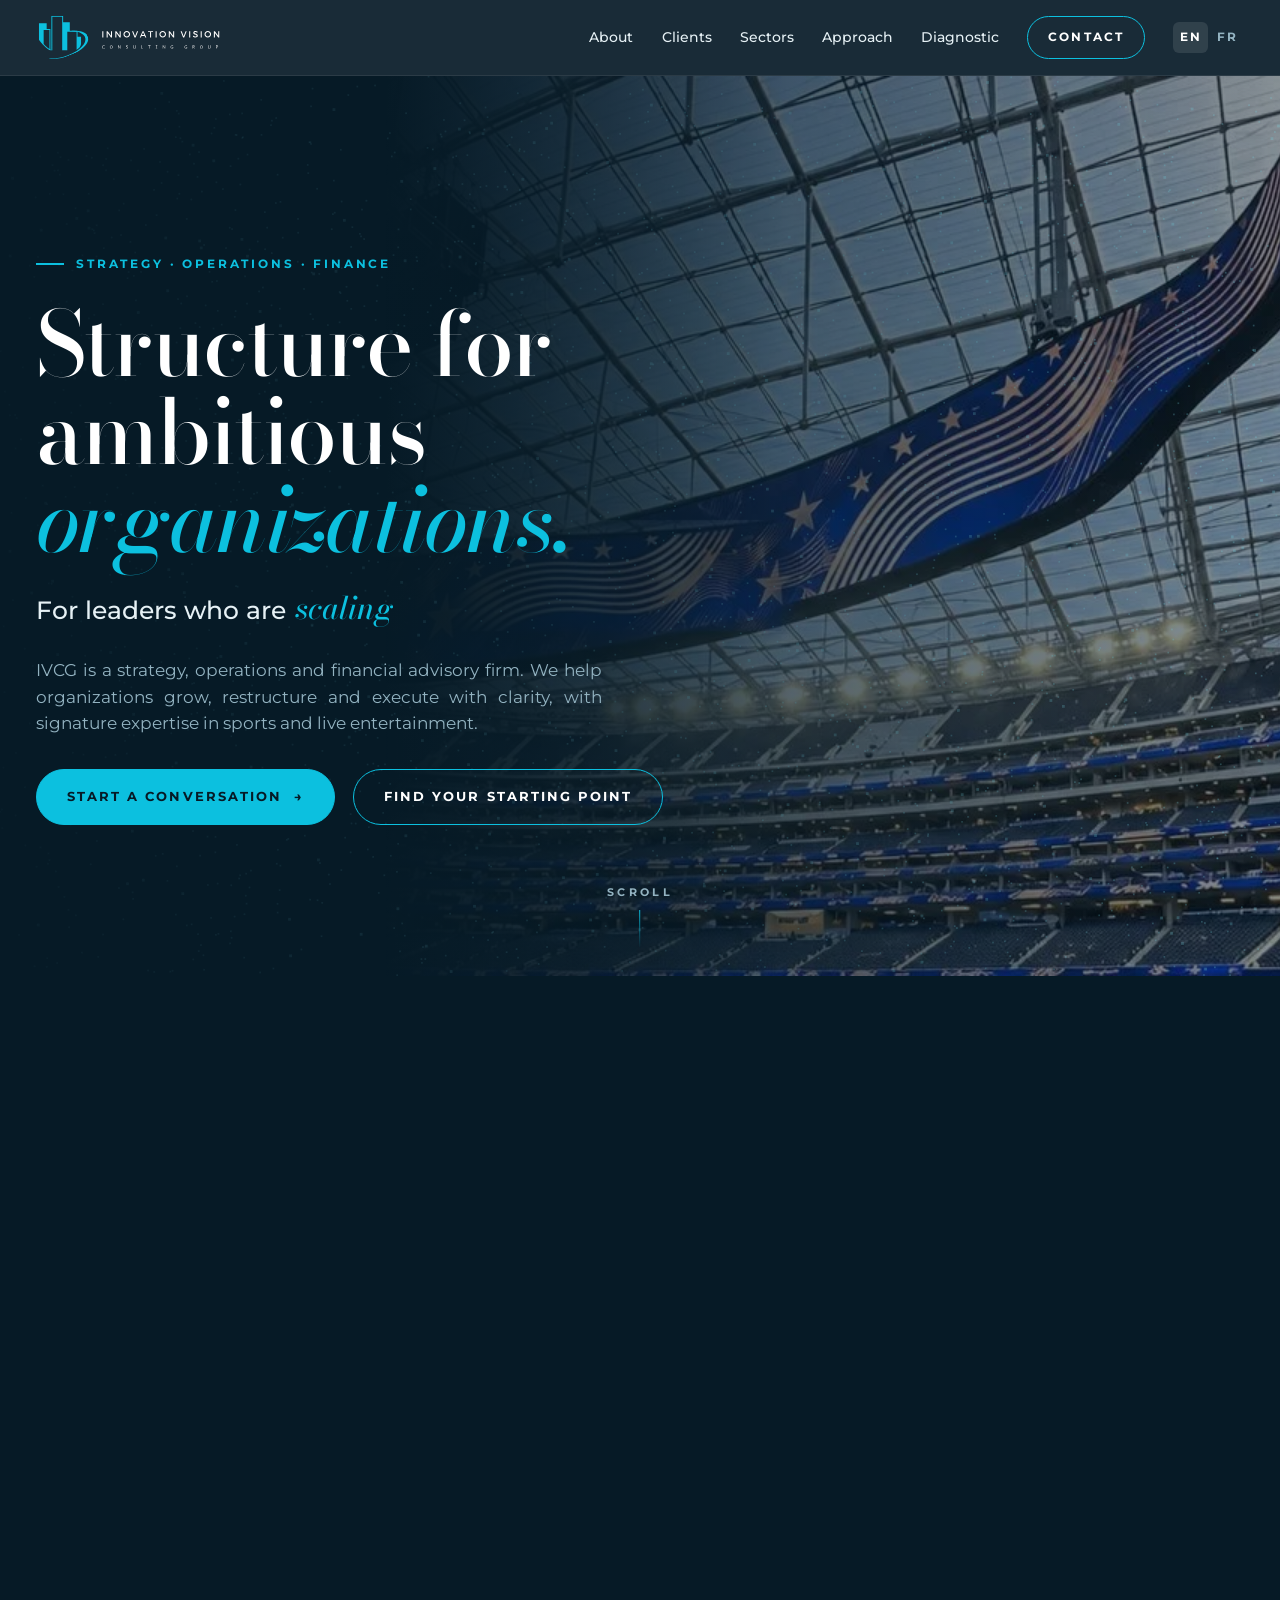
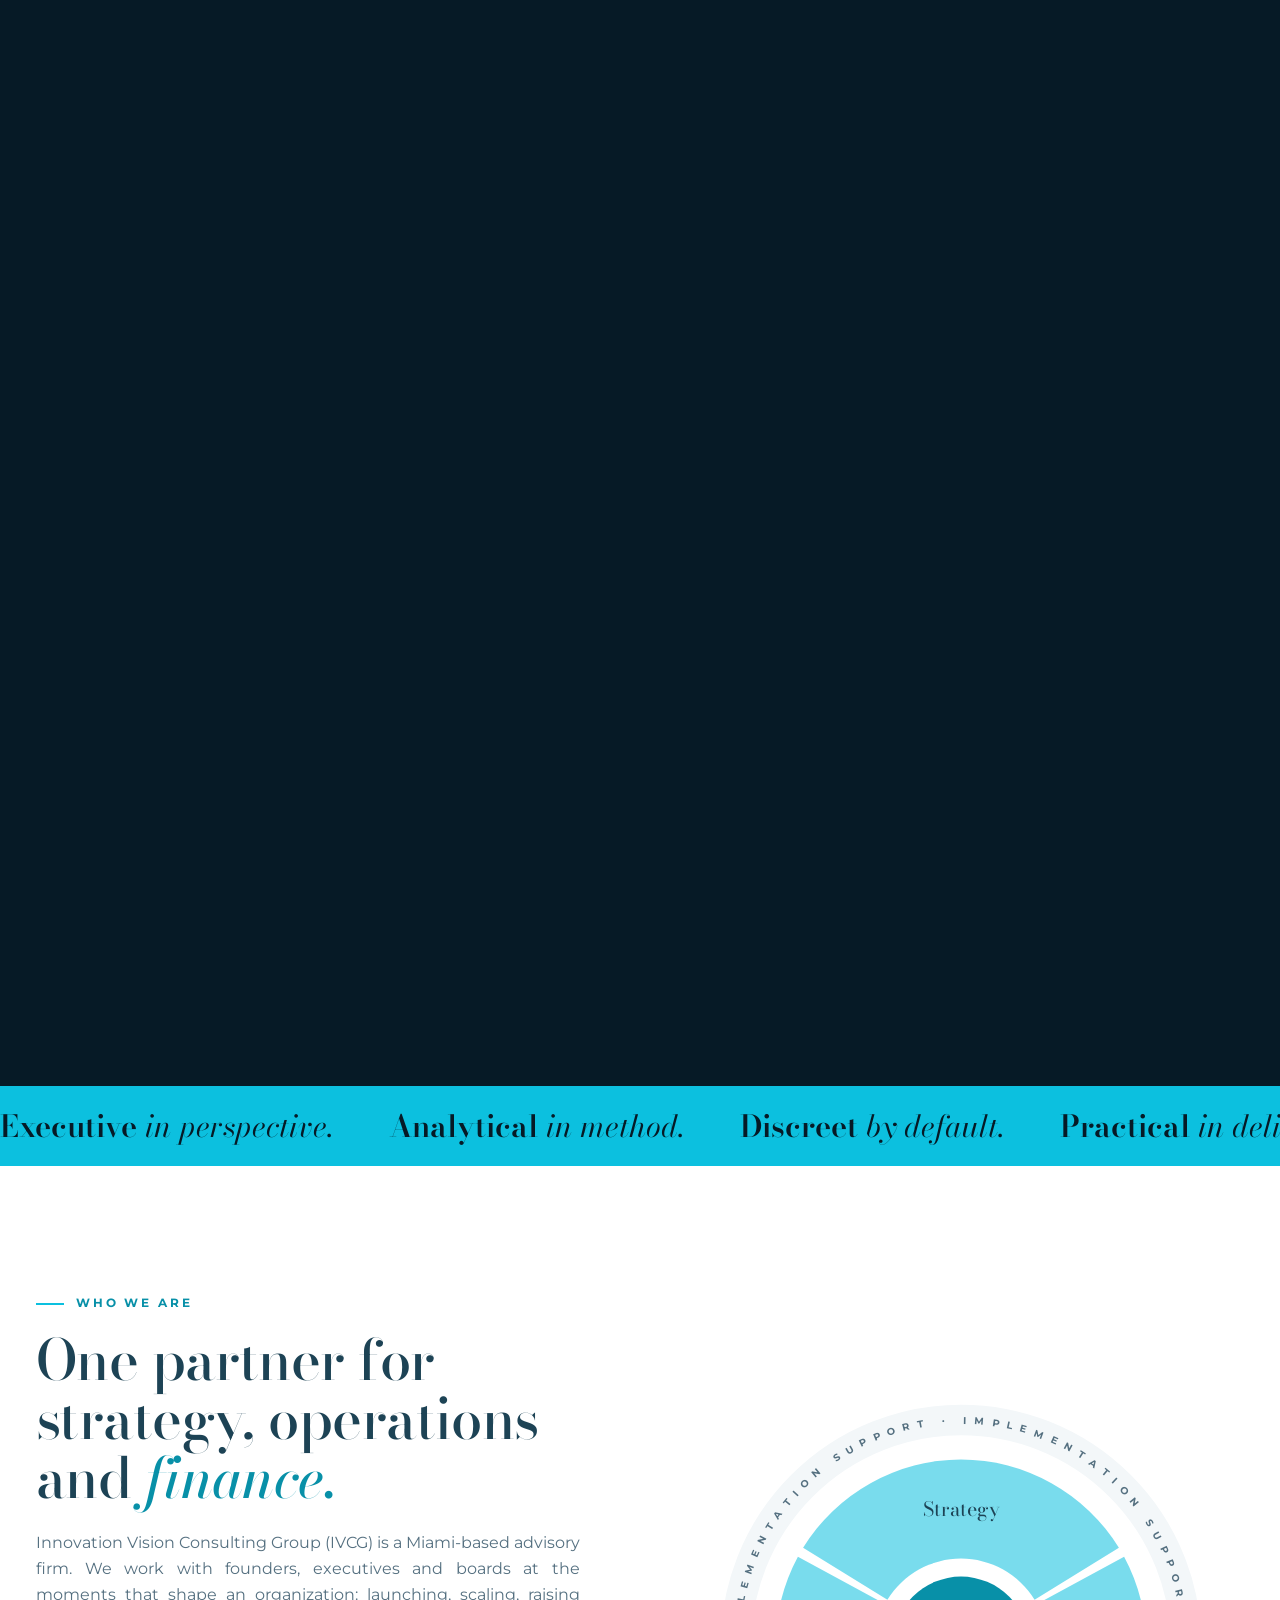
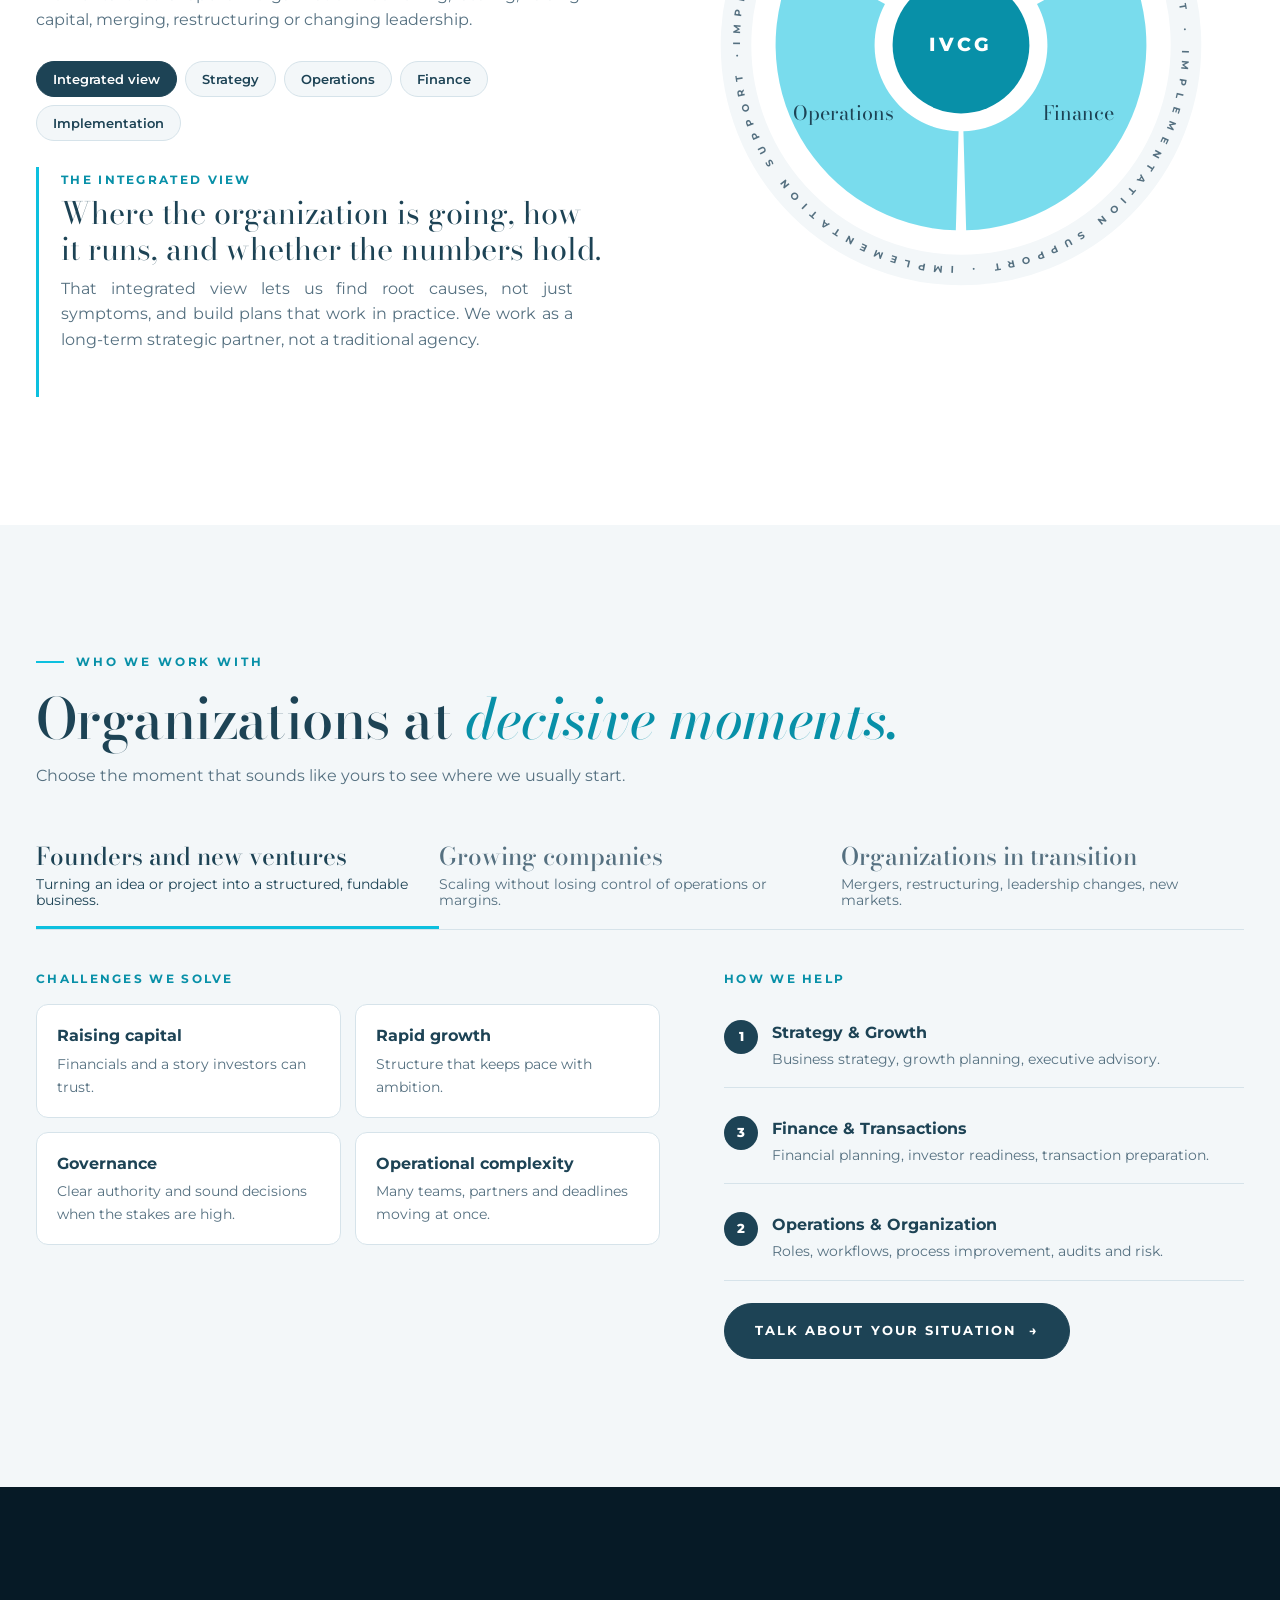
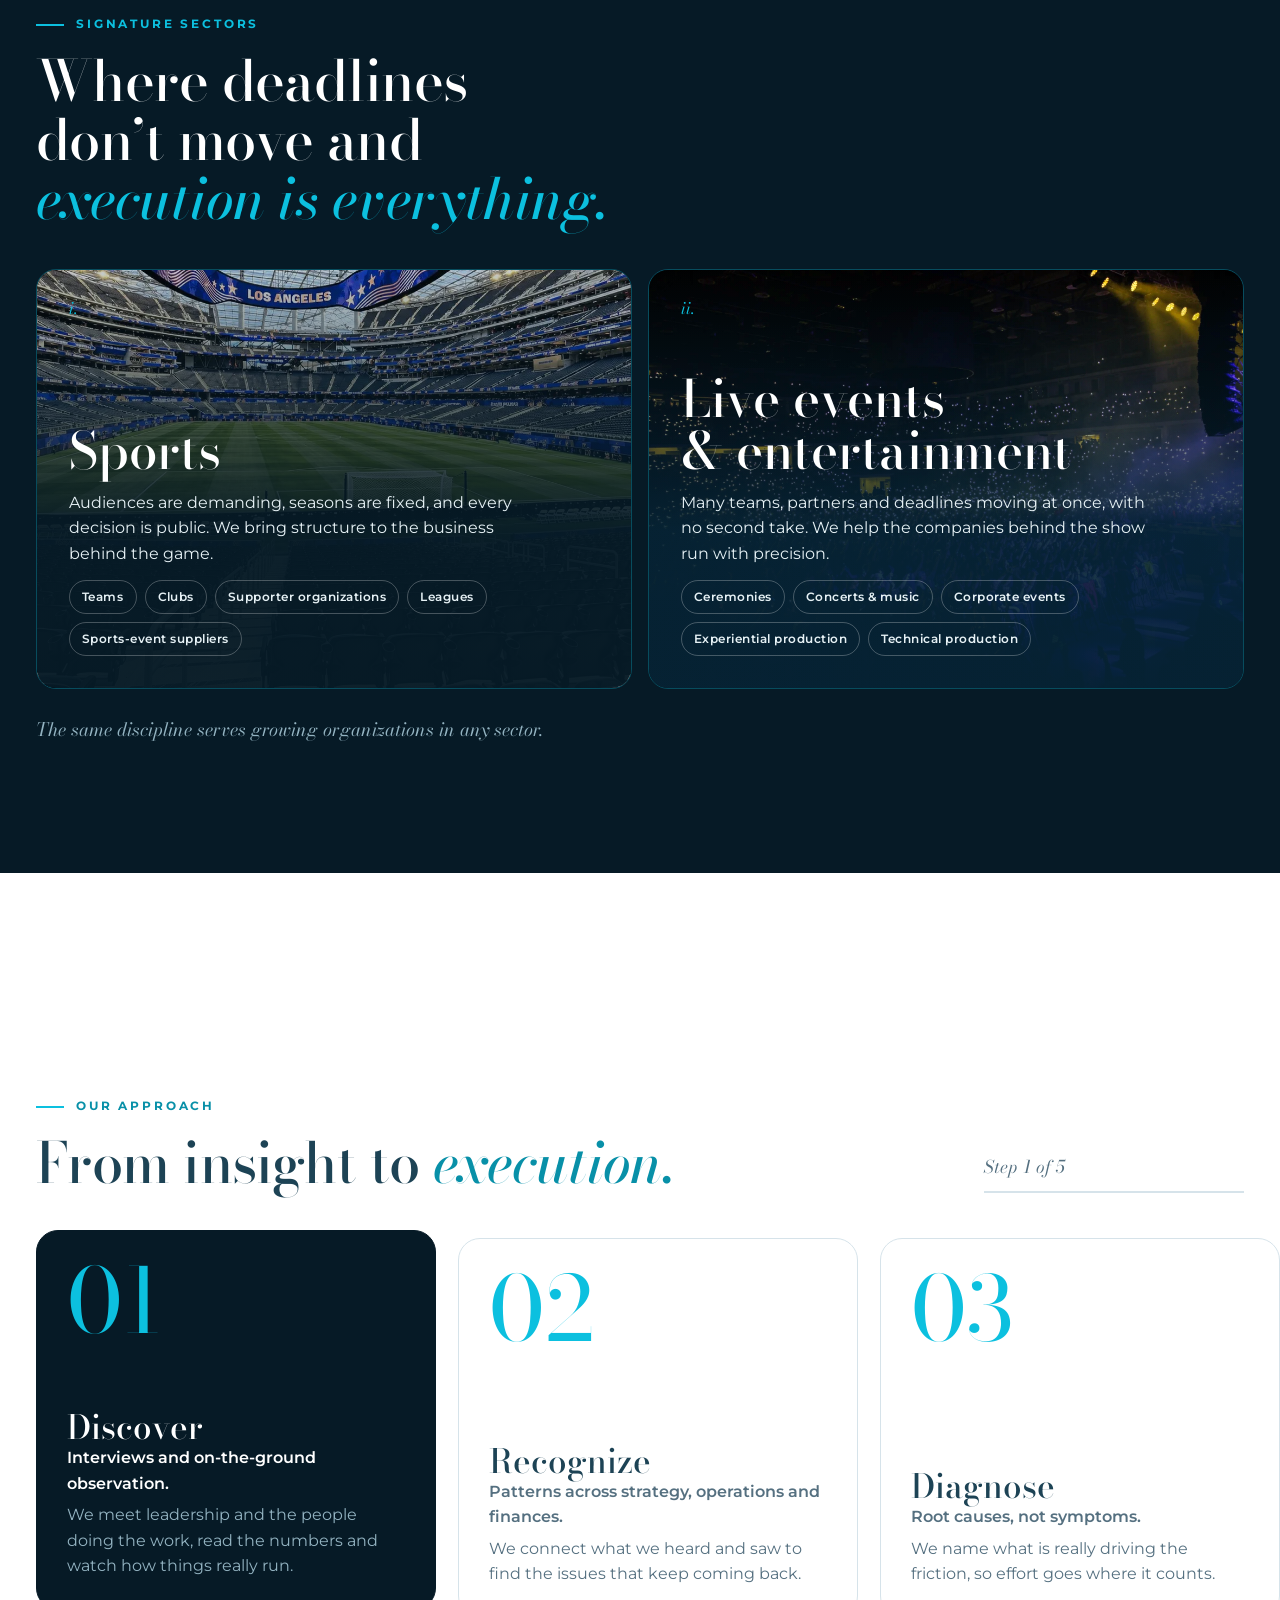
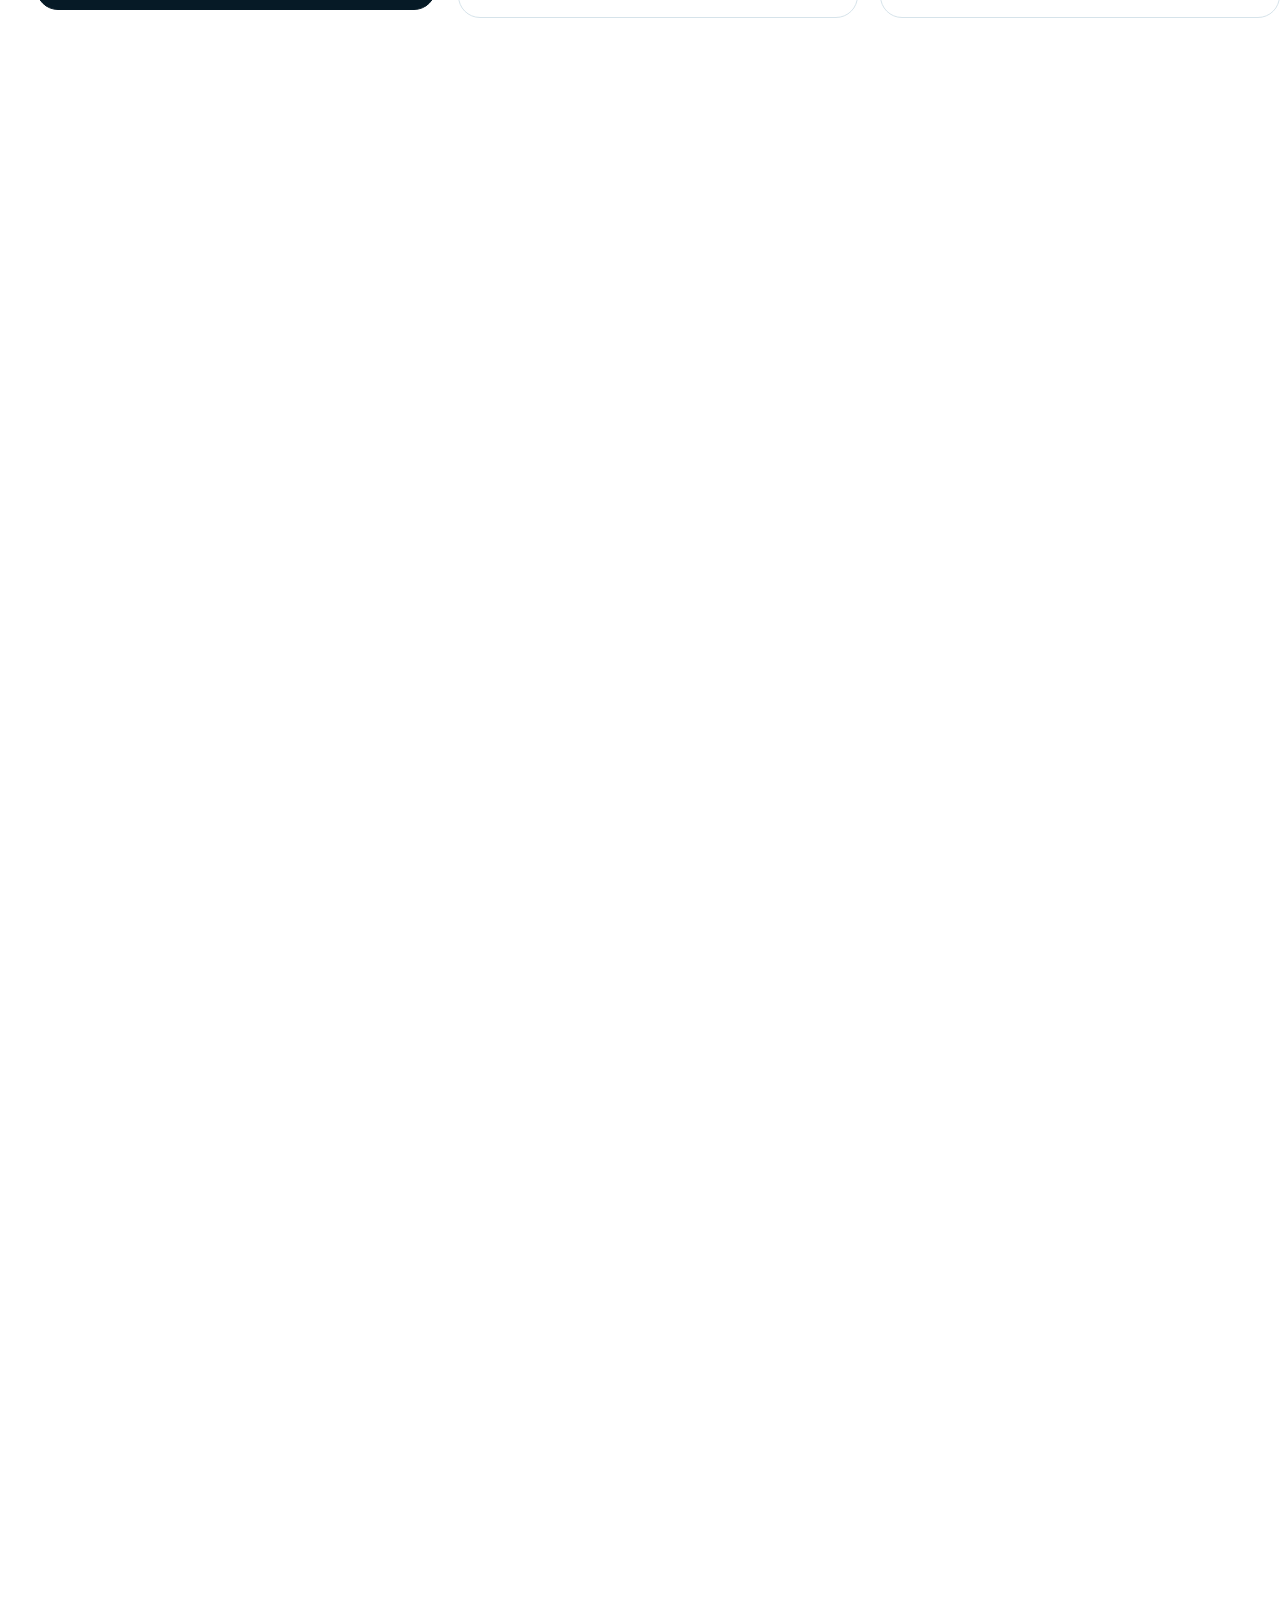
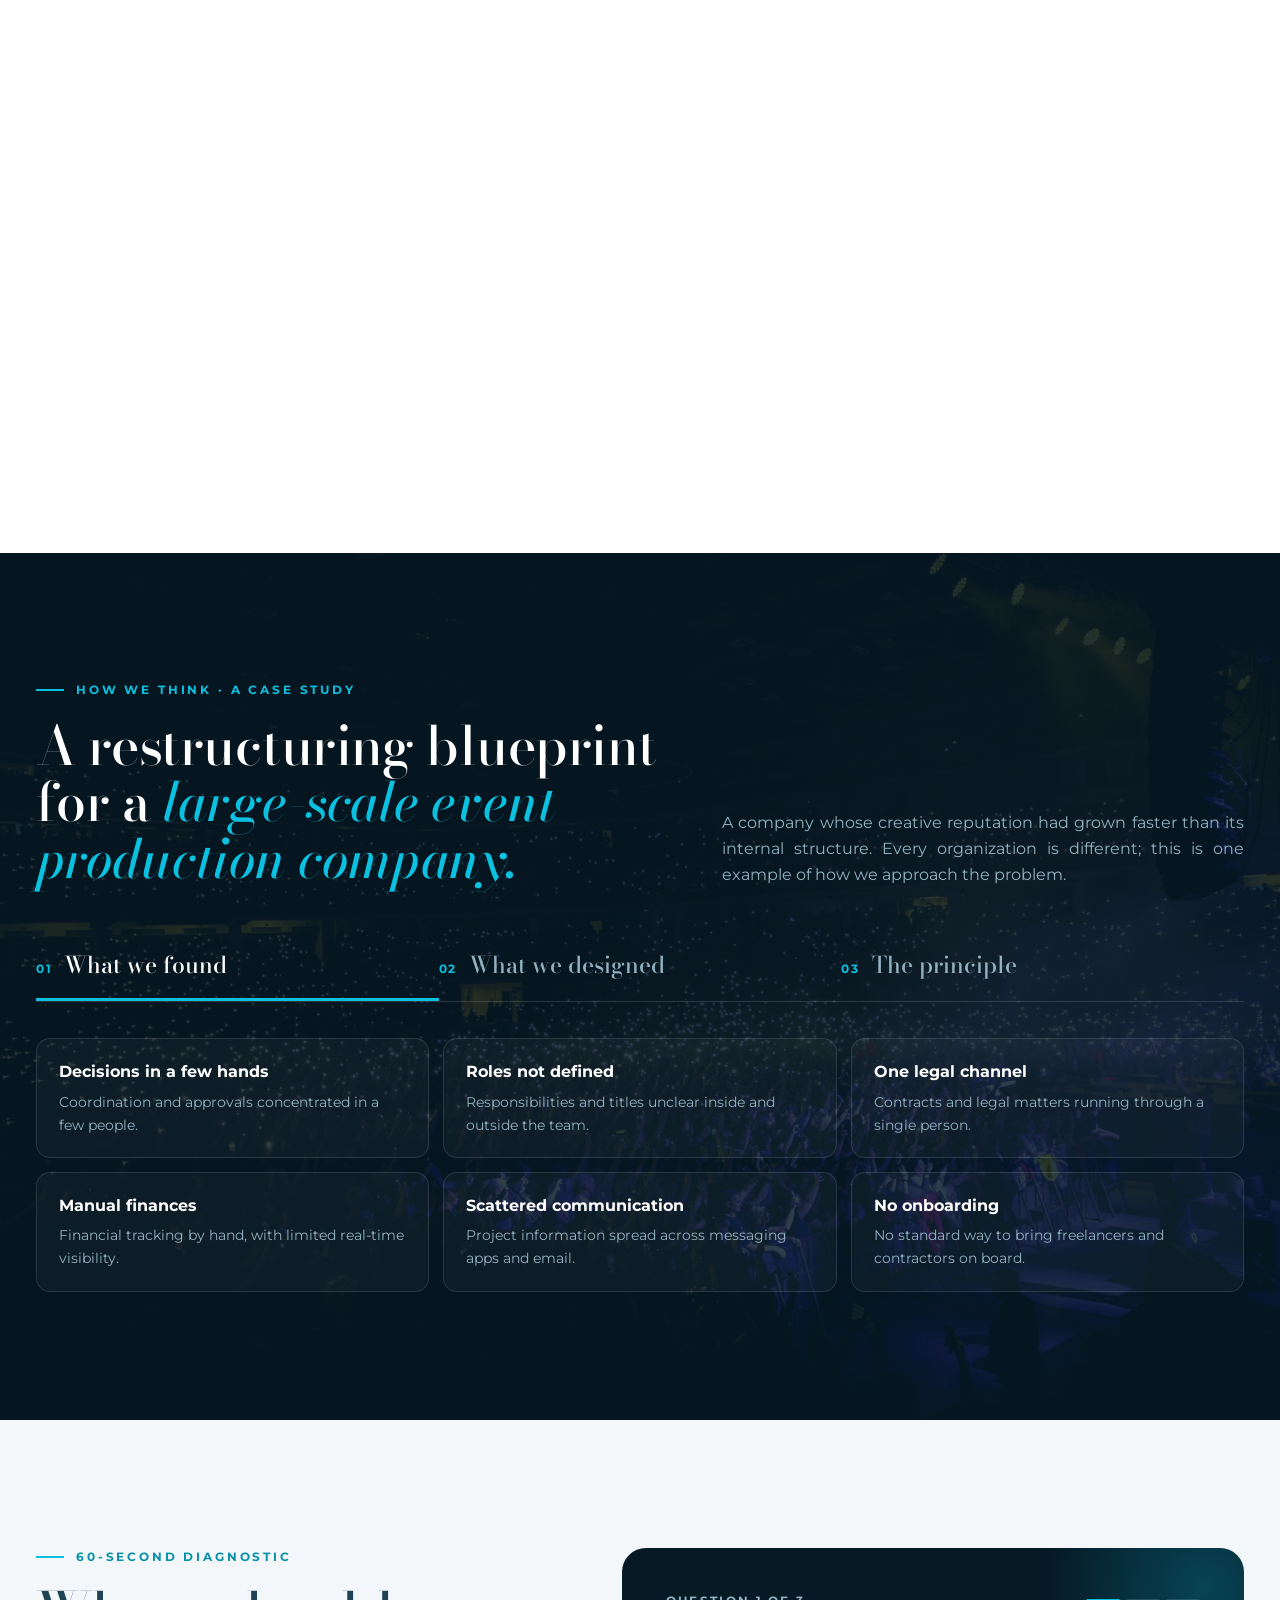
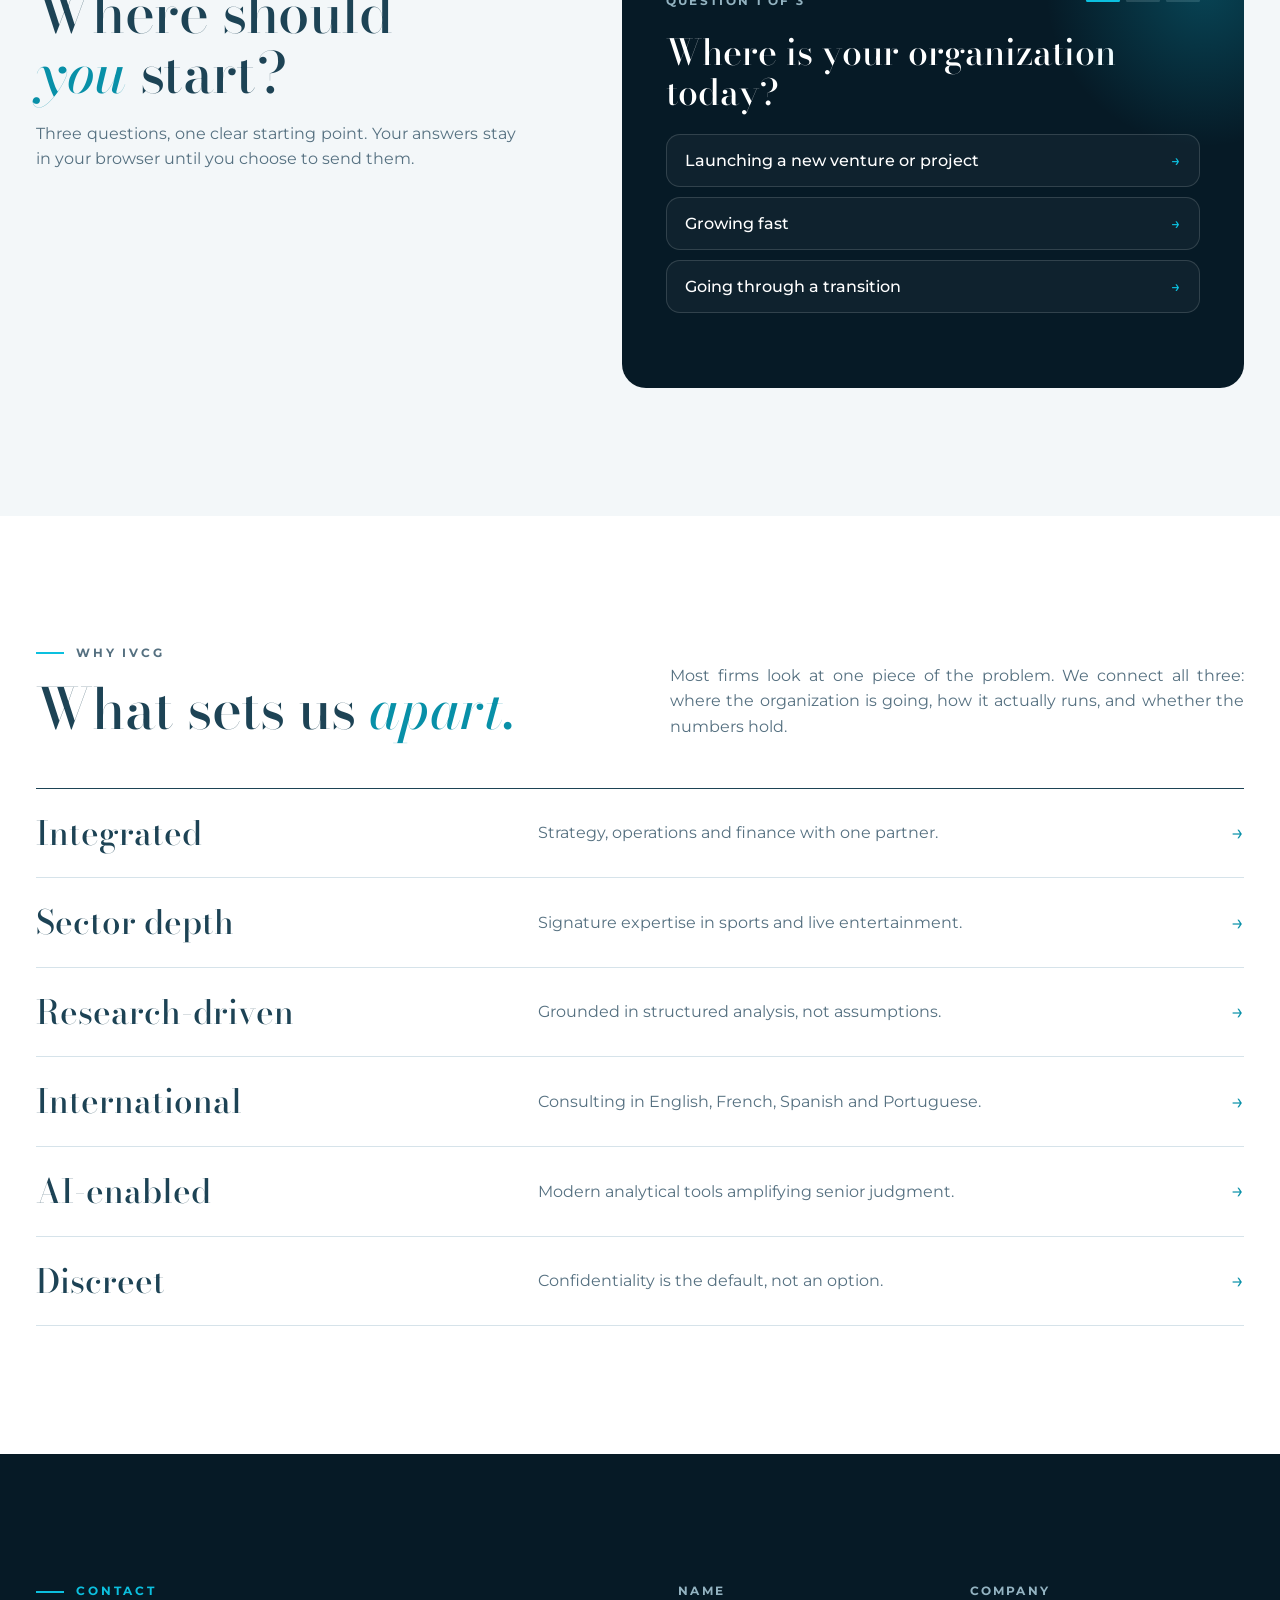
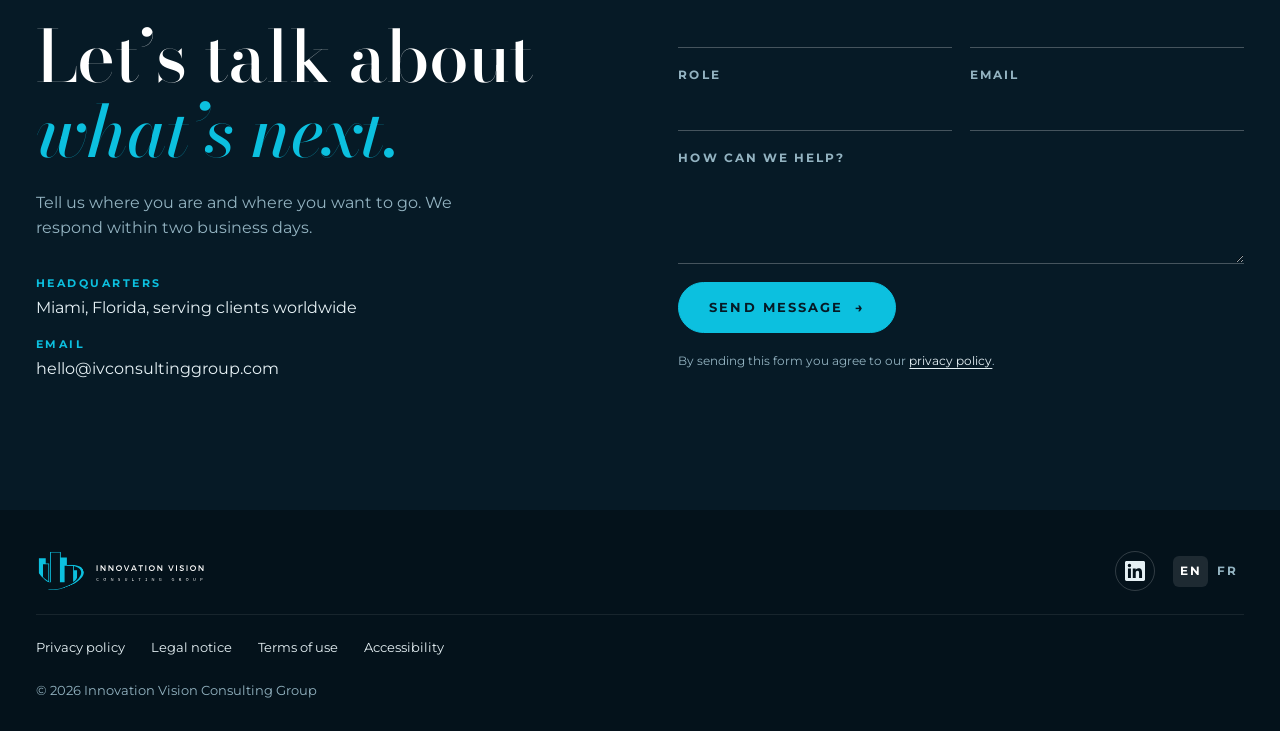
<file: index.html>
<!doctype html>
<html lang="en">
<head>
  <meta charset="utf-8">
  <meta name="viewport" content="width=device-width, initial-scale=1, viewport-fit=cover">
  <title>IVCG | Sports &amp; Live Entertainment Business Consulting</title>
  <meta name="description" content="Innovation Vision Consulting Group (IVCG) is a Miami-based strategy, operations and finance consulting firm for sports clubs, leagues, supporter organizations and live event production companies.">
  <link rel="canonical" href="https://ivconsultinggroup.com/">
  <link rel="alternate" hreflang="en" href="https://ivconsultinggroup.com/">
  <link rel="alternate" hreflang="fr" href="https://ivconsultinggroup.com/fr/">
  <link rel="alternate" hreflang="x-default" href="https://ivconsultinggroup.com/">
  <meta property="og:type" content="website">
  <meta property="og:site_name" content="Innovation Vision Consulting Group">
  <meta property="og:title" content="IVCG | Sports &amp; Live Entertainment Business Consulting">
  <meta property="og:description" content="Innovation Vision Consulting Group (IVCG) is a Miami-based strategy, operations and finance consulting firm for sports clubs, leagues, supporter organizations and live event production companies.">
  <meta property="og:url" content="https://ivconsultinggroup.com/">
  <meta property="og:locale" content="en_US">
  <meta property="og:image" content="https://ivconsultinggroup.com/assets/share-en.jpg">
  <meta property="og:image:secure_url" content="https://ivconsultinggroup.com/assets/share-en.jpg">
  <meta property="og:image:type" content="image/jpeg">
  <meta property="og:image:width" content="1200">
  <meta property="og:image:height" content="630">
  <meta property="og:image:alt" content="Innovation Vision Consulting Group">
  <meta name="twitter:card" content="summary_large_image">
  <script type="application/ld+json">{"@context": "https://schema.org", "@type": "ProfessionalService", "@id": "https://ivconsultinggroup.com/#org", "name": "Innovation Vision Consulting Group", "alternateName": "IVCG", "url": "https://ivconsultinggroup.com/", "logo": "https://ivconsultinggroup.com/assets/email-logo.png?v=2", "image": "https://ivconsultinggroup.com/assets/share-en.jpg", "email": "hello@ivconsultinggroup.com", "sameAs": ["https://www.linkedin.com/company/ivconsultinggroup"], "address": {"@type": "PostalAddress", "addressLocality": "Miami", "addressRegion": "FL", "addressCountry": "US"}, "areaServed": "Worldwide", "knowsLanguage": ["en", "fr", "es", "pt"], "knowsAbout": ["Business strategy", "Operations consulting", "Financial planning", "Sports business", "Live events", "Entertainment industry", "Organizational design", "Restructuring"], "description": "Strategy, operations and financial advisory firm based in Miami, with signature expertise in sports and live entertainment."}</script>
  <meta name="theme-color" content="#061a26">
  <link rel="icon" href="/assets/icon.svg?v=3" type="image/svg+xml">
  <link rel="icon" href="/assets/icon-32.png?v=3" sizes="32x32" type="image/png">
  <link rel="apple-touch-icon" href="/assets/apple-touch-icon.png?v=3">
  <!-- Cloudflare Web Analytics -->
  <script defer src="https://static.cloudflareinsights.com/beacon.min.js" data-cf-beacon='{"token": "1effc0d702124ebe9c0d54477692b5bf"}'></script>
  <!-- End Cloudflare Web Analytics -->
<link rel="preconnect" href="https://fonts.googleapis.com">
<link rel="preconnect" href="https://fonts.gstatic.com" crossorigin>
<link href="https://fonts.googleapis.com/css2?family=Bodoni+Moda:ital,opsz,wght@0,6..96,400;0,6..96,500;0,6..96,600;1,6..96,400;1,6..96,500&family=Montserrat:wght@400;500;600;700;800&display=swap" rel="stylesheet">
<style>
  /* Layout: editorial consulting page. Deep-navy stage for the hero, sectors and contact; bright paper bands between. Big high-contrast serif for statements, Montserrat for everything that informs. One accent: IVCG cyan. Single committed look, both host themes. */
  :root {
    --ink: #061a26;          /* deepest navy, the stage */
    --navy: #1d4355;         /* IVCG brand navy */
    --cyan: #0cc0df;         /* IVCG brand cyan */
    --cyan-deep: #0890a8;
    --paper: #f3f7f9;
    --white: #ffffff;
    --line: #d6e3ea;
    --muted: #557080;
    --on-ink: #e6f1f5;
    --on-ink-muted: #93b3c1;
    --serif: "Bodoni Moda", "Didot", "Bodoni 72", Georgia, serif;
    --sans: "Montserrat", "Helvetica Neue", Arial, sans-serif;
    color-scheme: light;
  }
  * { box-sizing: border-box; }
  body { margin: 0; }
  img { max-width: 100%; }
  [hidden] { display: none !important; }
  html { scroll-behavior: smooth; }
  body { background: var(--white); color: var(--navy); font-family: var(--sans); font-size: 16px; line-height: 1.6; }
  a { color: inherit; text-decoration: none; }
  button { font-family: inherit; }
  :focus-visible { outline: 3px solid var(--cyan); outline-offset: 3px; }
  h1, h2, h3 { margin: 0; text-wrap: balance; font-weight: inherit; }
  p { margin: 0; }
  ul, ol, dl { margin: 0; padding: 0; list-style: none; }
  .wrap { max-width: 1240px; margin: 0 auto; padding-left: max(16px, env(safe-area-inset-left, 0px)); padding-right: max(16px, env(safe-area-inset-right, 0px)); }
  section { scroll-margin-top: 70px; }
  .kicker { font-weight: 700; font-size: .74rem; letter-spacing: .24em; text-transform: uppercase; color: var(--cyan-deep); display: flex; align-items: center; gap: 12px; }
  .kicker::before { content: ""; width: 28px; height: 2px; background: var(--cyan); }
  .display { font-family: var(--serif); font-weight: 500; letter-spacing: -.01em; line-height: 1.05; }
  .display em { font-style: italic; color: var(--cyan-deep); }
  .just { text-align: justify; hyphens: auto; -webkit-hyphens: auto; }

  /* ---------- Header ---------- */
  body::before { content: ""; position: fixed; inset: 0 0 auto; height: env(safe-area-inset-top, 0px); z-index: 20; background: var(--ink); }
  .top { position: sticky; top: env(safe-area-inset-top, 0px); z-index: 19; background: rgba(6,26,38,.92); backdrop-filter: blur(10px); border-bottom: 1px solid rgba(255,255,255,.08); }
  .top .wrap { display: flex; align-items: center; justify-content: space-between; gap: 20px; padding-block: 14px; }
  .top .logo img { display: block; width: 186px; height: auto; }
  .top nav { display: flex; align-items: center; gap: clamp(16px, 2.2vw, 32px); color: var(--on-ink); font-size: .9rem; font-weight: 500; }
  .top nav a:not(.cta) { position: relative; padding: 4px 0; }
  .top nav a:not(.cta)::after { content: ""; position: absolute; left: 0; right: 0; bottom: -3px; height: 2px; background: var(--cyan); transform: scaleX(0); transition: transform .3s; }
  .top nav a:not(.cta):hover::after { transform: scaleX(1); }
  .top .cta { font-weight: 700; font-size: .74rem; letter-spacing: .18em; text-transform: uppercase; padding: 11px 20px; border: 1.5px solid var(--cyan); border-radius: 999px; color: var(--white); transition: background .2s; }
  .top .cta:hover { background: var(--cyan); color: var(--ink); }
  .lang { display: flex; gap: 2px; font-size: .74rem; font-weight: 700; letter-spacing: .12em; }
  .top nav .lang a { padding: 6px 7px; border-radius: 6px; color: var(--on-ink-muted); }
  .top nav .lang a::after { display: none; }
  .top nav .lang a[aria-current] { color: var(--white); background: rgba(255,255,255,.1); }
  @media (max-width: 900px) { .top nav a:not(.cta):not(.lang a) { display: none; } }

  /* ---------- Hero ---------- */
  .story { position: relative; height: 290vh; background: var(--ink); }
  .hero { position: relative; background: var(--ink); color: var(--white); overflow: hidden; }
  .pin.hero { position: sticky; top: 0; height: 100vh; height: 100svh; display: flex; align-items: center; }
  .hero-copy { position: relative; z-index: 2; width: 100%; will-change: transform, opacity; }
  .beats { position: absolute; z-index: 2; left: max(16px, calc((100vw - 1240px) / 2 + 16px)); top: 50%; width: min(600px, 46vw); height: 0; }
  .beat { position: absolute; left: 0; right: 0; top: 0; transform: translateY(calc(-50% + 30px)); opacity: 0; transition: opacity .7s, transform .9s cubic-bezier(.2,.8,.2,1); font-family: var(--serif); font-weight: 500; font-size: clamp(2.2rem, 4.6vw, 4.4rem); line-height: 1.04; letter-spacing: -.01em; color: var(--white); pointer-events: none; }
  .beat.on { opacity: 1; transform: translateY(-50%); }
  .beat em { font-style: italic; color: var(--cyan); }
  .beat span { display: block; font-family: var(--sans); font-size: clamp(1rem, 1.4vw, 1.15rem); color: var(--on-ink-muted); margin-top: 22px; letter-spacing: 0; }
  .cue { position: absolute; z-index: 2; left: 50%; bottom: 28px; translate: -50% 0; display: grid; justify-items: center; gap: 8px; font-size: .68rem; font-weight: 700; letter-spacing: .3em; text-transform: uppercase; color: var(--on-ink-muted); transition: opacity .4s; }
  .cue i { width: 1px; height: 38px; background: linear-gradient(var(--cyan), transparent); animation: cue 1.8s ease-in-out infinite; transform-origin: top; }
  @keyframes cue { 0% { transform: scaleY(0); } 50% { transform: scaleY(1); } 100% { transform: scaleY(1); opacity: 0; } }
  @media (max-width: 760px) {
    .story { height: 240vh; }
    .beats { width: calc(100% - 32px); top: 68%; }
    .beat { font-size: clamp(1.9rem, 8vw, 2.6rem); }
  }
  .hero canvas { position: absolute; inset: 0; width: 100%; height: 100%; }
  .hero-photo {
    position: absolute; top: 0; right: 0; bottom: 0; width: 70%;
    background: url("/assets/stadium-roof.webp") 55% 20% / cover no-repeat; opacity: .55;
    -webkit-mask-image: linear-gradient(to right, transparent, #000 45%); mask-image: linear-gradient(to right, transparent, #000 45%);
    animation: drift 30s ease-in-out infinite alternate;
  }
  @keyframes drift { from { transform: scale(1.04) translateX(0); } to { transform: scale(1.1) translateX(-2%); } }
  @media (max-width: 760px) { .hero-photo { width: 100%; opacity: .35; } }
  .hero::after { content: ""; position: absolute; inset: 0; background: linear-gradient(90deg, rgba(6,26,38,.92) 0%, rgba(6,26,38,.55) 48%, rgba(6,26,38,.05) 100%); pointer-events: none; }
  .hero .wrap { position: relative; z-index: 2; padding-block: 70px 40px; display: grid; gap: 26px; }
  .hero .kicker { color: var(--cyan); }
  .hero h1 { font-family: var(--serif); font-weight: 500; font-size: clamp(2.6rem, min(7vw, 10vh), 6.4rem); line-height: .98; letter-spacing: -.02em; max-width: 11ch; }
  .hero h1 em { font-style: italic; color: var(--cyan); }
  .rotator { font-size: clamp(1.15rem, 2vw, 1.55rem); font-weight: 500; color: var(--on-ink); display: flex; flex-wrap: wrap; gap: .35em; align-items: baseline; }
  .rotator .slot { display: inline-grid; overflow: hidden; height: 1.5em; vertical-align: bottom; }
  .rotator .word { font-family: var(--serif); font-style: italic; font-size: 1.25em; line-height: 1.2; color: var(--cyan); display: inline-block; transition: transform .55s cubic-bezier(.2,.8,.2,1), opacity .55s; }
  .rotator .word.out { transform: translateY(-100%); opacity: 0; }
  .rotator .word.in { transform: translateY(100%); opacity: 0; }
  .hero .lede { max-width: 34em; color: var(--on-ink-muted); font-size: clamp(1rem, 1.3vw, 1.12rem); }
  .hero .actions { display: flex; flex-wrap: wrap; gap: 14px 18px; padding-top: 6px; }
  .btn { display: inline-flex; align-items: center; justify-content: center; gap: 12px; font-weight: 700; font-size: .8rem; letter-spacing: .16em; text-transform: uppercase; padding: 17px 30px; border-radius: 999px; border: 1.5px solid var(--cyan); cursor: pointer; transition: background .2s, color .2s, transform .2s; }
  .btn:hover { transform: translateY(-2px); }
  .btn.solid { background: var(--cyan); color: var(--ink); }
  .btn.solid:hover { background: var(--white); border-color: var(--white); }
  .btn.ghost { color: var(--white); background: transparent; }
  .btn.ghost:hover { background: rgba(12,192,223,.15); }
  .hero .disciplines { display: flex; flex-wrap: wrap; gap: 8px 28px; padding-top: clamp(28px, 5vw, 56px); border-top: 1px solid rgba(255,255,255,.12); margin-top: clamp(12px, 3vw, 28px); }
  .hero .disciplines span { font-family: var(--serif); font-size: clamp(1.4rem, 2.6vw, 2.2rem); color: var(--on-ink); }
  .hero .disciplines span:not(:last-child)::after { content: "·"; color: var(--cyan); margin-left: 28px; }
  @media (max-width: 600px) { .btn { width: 100%; } .hero .disciplines span:not(:last-child)::after { margin-left: 18px; } .hero .disciplines { gap: 8px 18px; } }

  /* ---------- Marquee ---------- */
  .marquee { background: var(--cyan); color: var(--ink); overflow: hidden; padding-block: 16px; }
  .marquee .track { display: flex; gap: 56px; width: max-content; animation: slide 38s linear infinite; }
  .marquee span { font-family: var(--serif); font-size: clamp(1.3rem, 2.4vw, 1.9rem); white-space: nowrap; }
  .marquee span b { font-weight: 600; }
  .marquee span i { font-style: italic; }
  @keyframes slide { to { transform: translateX(-50%); } }
  .marquee:hover .track { animation-play-state: paused; }

  /* ---------- One view (interactive diagram) ---------- */
  .oneview { background: var(--white); padding-block: clamp(72px, 10vw, 130px); }
  .oneview .grid { display: grid; grid-template-columns: 1fr 1fr; gap: clamp(36px, 6vw, 90px); align-items: center; }
  .oneview h2 { font-size: clamp(2.2rem, 4.4vw, 3.8rem); margin: 18px 0 22px; }
  .oneview .intro { color: var(--muted); max-width: 34em; }
  .venn-wrap { position: relative; min-width: 0; }
  .venn { width: 100%; max-width: 540px; height: auto; display: block; margin: 0 auto; overflow: visible; }
  .venn .ring { fill: none; stroke: var(--paper); stroke-width: 34; cursor: pointer; pointer-events: stroke; transition: stroke .35s; }
  .venn .ring:hover { stroke: #e3eff4; }
  .venn .ring.on { stroke: var(--cyan); }
  .venn .ring.on + .ring-t { fill: var(--ink); }
  .venn .c { fill: var(--cyan); fill-opacity: .1; stroke: none; cursor: pointer; transition: fill-opacity .35s, stroke .35s; }
  .venn .c:hover { fill-opacity: .16; }
  .venn .c.on { fill-opacity: .55; }
  .venn .lbl { font-family: var(--serif); font-size: 22px; fill: var(--navy); text-anchor: middle; pointer-events: none; }
  .venn .core { fill: var(--navy); cursor: pointer; transition: fill .3s; }
  .venn .core.on { fill: var(--cyan-deep); }
  .venn .core-t { font-family: var(--sans); font-weight: 800; font-size: 21px; letter-spacing: 4px; fill: var(--white); text-anchor: middle; pointer-events: none; }
  .venn .ring-t { font-family: var(--sans); font-weight: 700; font-size: 11px; fill: var(--muted); pointer-events: none; transition: fill .35s; }
  .switch { display: flex; flex-wrap: wrap; gap: 8px; margin-top: 28px; }
  .switch button { font-weight: 600; font-size: .82rem; color: var(--navy); background: var(--paper); border: 1px solid var(--line); border-radius: 999px; padding: 9px 16px; cursor: pointer; transition: background .2s, color .2s, border-color .2s; }
  .switch button[aria-pressed="true"] { background: var(--navy); color: var(--white); border-color: var(--navy); }
  .panel { margin-top: 26px; border-left: 3px solid var(--cyan); padding: 4px 0 4px 22px; min-height: 230px; }
  .panel .tag { font-weight: 700; font-size: .72rem; letter-spacing: .2em; text-transform: uppercase; color: var(--cyan-deep); }
  .panel h3 { font-family: var(--serif); font-size: clamp(1.6rem, 2.4vw, 2.1rem); line-height: 1.15; margin: 6px 0 10px; }
  .panel p { color: var(--muted); max-width: 32em; }
  .panel ul { display: flex; flex-wrap: wrap; gap: 8px; margin-top: 16px; }
  .panel li { font-size: .82rem; font-weight: 600; padding: 6px 12px; border-radius: 6px; background: var(--paper); color: var(--navy); }
  .panel.swap { animation: swap .45s ease; }
  @keyframes swap { from { transform: translateY(8px); } to { transform: none; } }
  @media (max-width: 900px) { .oneview .grid { grid-template-columns: 1fr; } }

  /* ---------- Moment selector ---------- */
  .moment { background: var(--paper); padding-block: clamp(72px, 10vw, 130px); }
  .moment h2 { font-size: clamp(2.2rem, 4.4vw, 3.8rem); margin: 18px 0 14px; }
  .moment .sub { color: var(--muted); max-width: 40em; margin-bottom: 36px; }
  .tabs { display: grid; grid-template-columns: repeat(3, 1fr); border-bottom: 1px solid var(--line); }
  .tabs button { text-align: left; background: none; border: 0; border-bottom: 3px solid transparent; padding: 18px 20px 18px 0; cursor: pointer; display: grid; gap: 4px; color: var(--muted); transition: color .2s, border-color .3s; min-width: 0; }
  .tabs button b { font-family: var(--serif); font-weight: 500; font-size: clamp(1.15rem, 1.9vw, 1.6rem); line-height: 1.2; }
  .tabs button span { font-size: .85rem; }
  .tabs button[aria-selected="true"] { color: var(--navy); border-bottom-color: var(--cyan); }
  .tabs button:hover { color: var(--navy); }
  .stage { display: grid; grid-template-columns: 1.2fr 1fr; gap: clamp(28px, 5vw, 64px); padding-top: 40px; }
  .stage h4 { font-weight: 700; font-size: .72rem; letter-spacing: .2em; text-transform: uppercase; color: var(--cyan-deep); margin: 0 0 16px; }
  .chal-list { display: grid; grid-template-columns: 1fr 1fr; gap: 14px; }
  .chal { background: var(--white); border: 1px solid var(--line); border-radius: 12px; padding: 18px 20px; display: grid; gap: 4px; align-content: start; min-width: 0; animation: rise .5s both; }
  .chal b { font-size: 1rem; }
  .chal span { font-size: .9rem; color: var(--muted); }
  .help { display: grid; gap: 12px; }
  .help li { display: grid; grid-template-columns: 34px 1fr; gap: 14px; align-items: start; padding: 16px 0; border-bottom: 1px solid var(--line); animation: rise .5s both; }
  .help li i { width: 34px; height: 34px; border-radius: 50%; background: var(--navy); color: var(--white); display: grid; place-items: center; font-style: normal; font-weight: 800; font-size: .8rem; }
  .help li b { display: block; }
  .help li span { font-size: .9rem; color: var(--muted); }
  .stage .btn { margin-top: 22px; background: var(--navy); border-color: var(--navy); color: var(--white); }
  .stage .btn:hover { background: var(--cyan); border-color: var(--cyan); color: var(--ink); }
  @keyframes rise { from { transform: translateY(10px); } to { transform: none; } }
  @media (max-width: 900px) { .stage { grid-template-columns: 1fr; } }
  @media (max-width: 640px) { .tabs { grid-template-columns: 1fr; } .tabs button { padding-right: 0; } .chal-list { grid-template-columns: 1fr; } }

  /* ---------- Cinematic band ---------- */
  .band { position: relative; height: clamp(240px, 40vw, 520px); overflow: hidden; background: var(--ink); }
  .band-img { position: absolute; inset: -18% 0; background: url("/assets/stands.webp") center / cover no-repeat; will-change: transform; }
  .band::after { content: ""; position: absolute; inset: 0; background: linear-gradient(to bottom, var(--paper) 0%, rgba(6,26,38,.35) 22%, rgba(6,26,38,.35) 70%, var(--ink) 100%); }
  .band-t { position: absolute; z-index: 1; left: 50%; top: 50%; translate: -50% -50%; width: max-content; max-width: calc(100% - 32px); text-align: center; font-family: var(--serif); font-style: italic; font-size: clamp(1.8rem, 5vw, 4.4rem); color: var(--white); text-shadow: 0 4px 30px rgba(6,26,38,.6); }

  /* ---------- Signature sectors ---------- */
  .sectors { background: var(--ink); color: var(--white); padding-block: clamp(72px, 10vw, 130px); }
  .sectors .kicker { color: var(--cyan); }
  .sectors h2 { font-size: clamp(2.2rem, 4.4vw, 3.8rem); margin: 18px 0 40px; max-width: 16ch; }
  .sectors h2 em { color: var(--cyan); }
  .split { display: flex; gap: 16px; min-height: 420px; }
  .sector { position: relative; flex: 1; border-radius: 20px; overflow: hidden; padding: 32px; display: flex; flex-direction: column; justify-content: flex-end; gap: 14px; transition: flex .6s cubic-bezier(.2,.8,.2,1); border: 1px solid rgba(12,192,223,.3); min-width: 0; isolation: isolate; }
  .sector:hover, .sector:focus-within { flex: 1.6; }
  .sector canvas { position: absolute; inset: 0; width: 100%; height: 100%; z-index: -1; }
  .sector .ph { position: absolute; inset: 0; z-index: -2; background-position: center 40%; background-size: cover; transform: scale(1.02); transition: transform 1.2s cubic-bezier(.2,.8,.2,1); }
  .sector .ph::after { content: ""; position: absolute; inset: 0; background: linear-gradient(to bottom, rgba(6,26,38,.2) 0%, rgba(6,26,38,.72) 38%, rgba(6,26,38,.97) 62%); }
  .sector:hover .ph, .sector:focus-within .ph { transform: scale(1.08); }
  .sector .ph-bright { filter: brightness(1.35) saturate(1.1); }
  .sector .ph-bright::after { background: linear-gradient(to bottom, rgba(6,26,38,0) 0%, rgba(6,26,38,.55) 38%, rgba(6,26,38,.94) 62%); }
  .sector .ph-top { inset: 0 0 30% 0; background-size: cover; background-position: center 40%; background-repeat: no-repeat; -webkit-mask-image: linear-gradient(#000 45%, transparent); mask-image: linear-gradient(#000 45%, transparent); }
  .sector .ph-top::after { background: linear-gradient(to bottom, rgba(6,26,38,.1), rgba(6,26,38,.55)); }
  .sector .num { position: absolute; top: 26px; left: 32px; font-family: var(--serif); font-style: italic; font-size: 1rem; color: var(--cyan); }
  .sector h3 { font-family: var(--serif); font-weight: 500; font-size: clamp(2rem, 4vw, 3.4rem); line-height: 1; }
  .sector p { color: var(--on-ink); max-width: 30em; }
  .sector ul { display: flex; flex-wrap: wrap; gap: 8px; }
  .sector li { font-size: .78rem; font-weight: 600; letter-spacing: .04em; padding: 6px 12px; border: 1px solid rgba(255,255,255,.25); border-radius: 999px; color: var(--on-ink); }
  .also { margin-top: 26px; color: var(--on-ink-muted); font-family: var(--serif); font-style: italic; font-size: 1.15rem; }
  @media (max-width: 760px) { .split { flex-direction: column; min-height: 0; } .sector { min-height: 320px; } .sector:hover, .sector:focus-within { flex: 1; } }

  /* ---------- Approach: vertical scroll drives a horizontal track ---------- */
  .approach { background: var(--white); }
  .h-story { position: relative; height: 320vh; }
  .h-pin { position: sticky; top: 0; height: 100vh; height: 100svh; overflow: hidden; display: flex; flex-direction: column; justify-content: center; gap: clamp(28px, 5vh, 52px); padding-top: 70px; }
  .h-head { display: grid; grid-template-columns: 1fr auto; align-items: end; gap: 20px 40px; width: 100%; }
  .approach h2 { font-size: clamp(2.2rem, 4.4vw, 3.8rem); margin-top: 18px; }
  .h-progress { width: min(260px, 30vw); height: 2px; background: var(--line); position: relative; }
  .h-progress span { position: absolute; inset: 0 auto 0 0; width: 0; background: var(--cyan); }
  .h-count { font-family: var(--serif); font-style: italic; color: var(--muted); font-size: 1.1rem; margin-bottom: 10px; font-variant-numeric: tabular-nums; }
  .h-track { display: flex; gap: 22px; padding-left: max(16px, calc((100vw - 1240px) / 2 + 16px)); padding-right: 40vw; will-change: transform; }
  .h-card { flex: 0 0 min(400px, 32vw); min-height: min(380px, 46vh); border: 1px solid var(--line); border-radius: 22px; padding: 30px; display: flex; flex-direction: column; justify-content: space-between; gap: 22px; background: var(--white); transition: background .5s, color .5s, border-color .5s, transform .5s; }
  .h-card .h-num { font-family: var(--serif); font-size: clamp(3.6rem, 7vw, 6rem); line-height: .9; color: var(--cyan); }
  .h-card h3 { font-family: var(--serif); font-weight: 500; font-size: clamp(1.8rem, 2.6vw, 2.4rem); line-height: 1.05; }
  .h-card p { color: var(--muted); }
  .h-card p b { display: block; color: inherit; font-weight: 600; margin-bottom: 6px; }
  .h-card.on { background: var(--ink); color: var(--white); border-color: var(--ink); transform: translateY(-8px); }
  .h-card.on p { color: var(--on-ink-muted); }
  .h-card.on p b { color: var(--white); }
  @media (max-width: 900px) {
    .h-story { height: auto; }
    .h-pin { position: static; height: auto; overflow: visible; padding-block: 72px; }
    .h-head { grid-template-columns: 1fr; }
    .h-progress, .h-count { display: none; }
    .h-track { flex-direction: column; padding-right: max(16px, env(safe-area-inset-right, 0px)); transform: none !important; }
    .h-card { flex: none; min-height: 0; }
  }

  /* ---------- Diagnostic ---------- */
  .diag { background: var(--paper); padding-block: clamp(72px, 10vw, 130px); }
  .diag-grid { display: grid; grid-template-columns: .9fr 1.1fr; gap: clamp(32px, 6vw, 90px); align-items: start; }
  .diag h2 { font-size: clamp(2.2rem, 4.4vw, 3.8rem); margin: 18px 0 18px; }
  .diag .intro { color: var(--muted); max-width: 30em; }
  .diag-card { background: var(--ink); color: var(--white); border-radius: 24px; padding: clamp(24px, 4vw, 44px); min-height: 440px; display: flex; flex-direction: column; gap: 22px; position: relative; overflow: hidden; min-width: 0; }
  .diag-card::before { content: ""; position: absolute; right: -120px; top: -120px; width: 320px; height: 320px; border-radius: 50%; background: radial-gradient(circle, rgba(12,192,223,.25), transparent 70%); pointer-events: none; }
  .d-top { display: flex; justify-content: space-between; align-items: center; gap: 12px; font-size: .72rem; font-weight: 700; letter-spacing: .2em; text-transform: uppercase; color: var(--on-ink-muted); }
  .d-bar { display: flex; gap: 6px; }
  .d-bar i { width: 34px; height: 3px; border-radius: 2px; background: rgba(255,255,255,.15); }
  .d-bar i.done { background: var(--cyan); }
  .d-q { font-family: var(--serif); font-weight: 500; font-size: clamp(1.6rem, 2.8vw, 2.4rem); line-height: 1.12; }
  .d-opts { display: grid; gap: 10px; }
  .d-opts button { text-align: left; font: 500 1rem var(--sans); color: var(--white); background: rgba(255,255,255,.04); border: 1px solid rgba(255,255,255,.14); border-radius: 14px; padding: 16px 18px; cursor: pointer; display: flex; justify-content: space-between; align-items: center; gap: 14px; transition: background .2s, border-color .2s, transform .2s; }
  .d-opts button::after { content: "→"; color: var(--cyan); transition: transform .2s; }
  .d-opts button:hover { background: rgba(12,192,223,.12); border-color: var(--cyan); }
  .d-opts button:hover::after { transform: translateX(4px); }
  .d-back { align-self: flex-start; background: none; border: 0; color: var(--on-ink-muted); font: 600 .82rem var(--sans); cursor: pointer; padding: 0; margin-top: auto; }
  .d-back:hover { color: var(--white); }
  .d-res-tag { font-size: .72rem; font-weight: 700; letter-spacing: .2em; text-transform: uppercase; color: var(--cyan); }
  .d-res h3 { font-family: var(--serif); font-weight: 500; font-size: clamp(2rem, 3.4vw, 2.9rem); line-height: 1.05; margin: 8px 0 12px; }
  .d-res > p { color: var(--on-ink); }
  .d-plan { display: grid; gap: 0; margin-top: 18px; border-top: 1px solid rgba(255,255,255,.12); }
  .d-plan li { display: grid; grid-template-columns: 7.5rem 1fr; gap: 14px; padding: 13px 0; border-bottom: 1px solid rgba(255,255,255,.12); font-size: .93rem; }
  .d-plan li b { color: var(--cyan); font-weight: 600; font-variant-numeric: tabular-nums; }
  .d-plan li span { color: var(--on-ink); }
  .d-actions { display: flex; flex-wrap: wrap; gap: 12px; margin-top: 22px; }
  .d-note { font-size: .78rem; color: var(--on-ink-muted); margin-top: 10px; }
  .d-anim { animation: dIn .5s cubic-bezier(.2,.8,.2,1); }
  @keyframes dIn { from { transform: translateX(18px); } to { transform: none; } }
  @media (max-width: 900px) { .diag-grid { grid-template-columns: 1fr; } }
  @media (max-width: 480px) { .d-plan li { grid-template-columns: 1fr; gap: 2px; } }

  /* ---------- Cursor (mouse only) ---------- */
  .cursor { position: fixed; left: 0; top: 0; width: 34px; height: 34px; margin: -17px 0 0 -17px; border: 1.5px solid var(--cyan); border-radius: 50%; pointer-events: none; z-index: 60; opacity: 0; transition: width .25s, height .25s, margin .25s, background .25s, opacity .3s; mix-blend-mode: difference; }
  .cursor.show { opacity: 1; }
  .cursor.big { width: 72px; height: 72px; margin: -36px 0 0 -36px; background: rgba(12,192,223,.25); }

  /* ---------- Why IVCG ---------- */
  .why { background: var(--white); padding-block: clamp(72px, 10vw, 130px); }
  .why .head { display: grid; grid-template-columns: 1fr 1fr; gap: 24px 60px; align-items: end; margin-bottom: 48px; }
  .why h2 { font-size: clamp(2.2rem, 4.4vw, 3.8rem); margin-top: 18px; }
  .why .head p { color: var(--muted); }
  .why-list { border-top: 1px solid var(--navy); }
  .why-row { display: grid; grid-template-columns: 1fr 1.4fr auto; gap: 24px; align-items: center; padding: 26px 0; border-bottom: 1px solid var(--line); transition: padding .3s, background .3s; }
  .why-row b { font-family: var(--serif); font-weight: 500; font-size: clamp(1.5rem, 2.6vw, 2.2rem); line-height: 1.1; transition: color .3s, transform .3s; }
  .why-row span { color: var(--muted); }
  .why-row i { font-style: normal; color: var(--cyan-deep); font-size: 1.4rem; transition: transform .3s; }
  .why-row:hover b { color: var(--cyan-deep); transform: translateX(8px); }
  .why-row:hover i { transform: rotate(-45deg); }
  @media (max-width: 760px) { .why .head { grid-template-columns: 1fr; } .why-row { grid-template-columns: 1fr; gap: 6px; } .why-row i { display: none; } }

  /* ---------- Contact ---------- */
  .contact { background: var(--ink); color: var(--white); padding-block: clamp(72px, 10vw, 130px); position: relative; overflow: hidden; }
  .contact .grid { display: grid; grid-template-columns: 1fr 1fr; gap: clamp(36px, 6vw, 90px); align-items: start; }
  .contact .kicker { color: var(--cyan); }
  .contact h2 { font-size: clamp(2.6rem, 5.6vw, 4.8rem); margin: 18px 0 20px; }
  .contact h2 em { color: var(--cyan); }
  .contact .lede { color: var(--on-ink-muted); max-width: 30em; }
  .details { display: grid; gap: 16px; margin-top: 34px; }
  .details dt { font-weight: 700; font-size: .7rem; letter-spacing: .22em; text-transform: uppercase; color: var(--cyan); }
  .details dd { margin: 2px 0 0; color: var(--on-ink); user-select: all; overflow-wrap: anywhere; }
  form { display: grid; gap: 18px; min-width: 0; }
  .two { display: grid; grid-template-columns: 1fr 1fr; gap: 18px; }
  label { display: grid; gap: 6px; font-size: .72rem; font-weight: 700; letter-spacing: .18em; text-transform: uppercase; color: var(--on-ink-muted); min-width: 0; }
  input, textarea { font: 400 1.05rem var(--sans); color: var(--white); background: transparent; border: 0; border-bottom: 1px solid rgba(255,255,255,.25); padding: 10px 0; width: 100%; border-radius: 0; transition: border-color .2s; }
  input:focus, textarea:focus { outline: none; border-bottom-color: var(--cyan); }
  textarea { min-height: 90px; resize: vertical; }
  form .btn { justify-self: start; }
  .sent { color: var(--cyan); font-weight: 600; }
  .sent.err { color: #ffb4a8; }
  .hp { position: absolute; left: -9999px; width: 1px; height: 1px; opacity: 0; }
  .fine { font-size: .78rem; color: var(--on-ink-muted); }
  .fine a { color: var(--on-ink); text-decoration: underline; text-underline-offset: 3px; }
  @media (max-width: 860px) { .contact .grid { grid-template-columns: 1fr; } }
  @media (max-width: 480px) { .two { grid-template-columns: 1fr; } form .btn { justify-self: stretch; } }

  footer { background: #04121b; color: var(--on-ink-muted); font-size: .82rem; }
  footer .wrap { display: grid; gap: 22px; padding-block: 40px 30px; }
  .f-top { display: flex; flex-wrap: wrap; justify-content: space-between; align-items: center; gap: 18px; padding-bottom: 22px; border-bottom: 1px solid rgba(255,255,255,.08); }
  .f-top img { width: 170px; height: auto; display: block; }
  .f-social { display: flex; align-items: center; gap: 18px; }
  .f-social > a { color: var(--on-ink); display: grid; place-items: center; width: 40px; height: 40px; border: 1px solid rgba(255,255,255,.18); border-radius: 50%; transition: color .2s, border-color .2s; }
  .f-social > a:hover { color: var(--cyan); border-color: var(--cyan); }
  .f-social .lang a { padding: 6px 7px; border-radius: 6px; }
  .f-social .lang a[aria-current] { color: var(--white); background: rgba(255,255,255,.1); }
  .f-links { display: flex; flex-wrap: wrap; gap: 8px 26px; }
  .f-links a { color: var(--on-ink); }
  .f-links a:hover { color: var(--cyan); }
  .f-legal { max-width: 70em; }

  /* Elements drift up slightly as they enter; they are always visible */
  .lift { transition: transform .9s cubic-bezier(.2,.8,.2,1); }
  .lift.pre { transform: translateY(24px); }

  @media (prefers-reduced-motion: reduce) {
    html { scroll-behavior: auto; }
    *, *::before, *::after { animation: none !important; transition: none !important; }
    .lift.pre { transform: none; }
  }
  /* ---------- Case study ---------- */
  .case { background: var(--ink); color: var(--white); padding-block: clamp(72px, 10vw, 130px); position: relative; overflow: hidden; }
  .case::before { content: ""; position: absolute; inset: 0; background: url("/assets/concert.webp") 70% 40% / cover no-repeat; opacity: .14; pointer-events: none; }
  .case .wrap { position: relative; }
  .case .kicker { color: var(--cyan); }
  .case-head { display: grid; grid-template-columns: 1.2fr 1fr; gap: 24px 60px; align-items: end; margin-bottom: 44px; }
  .case h2 { font-size: clamp(2.1rem, 4.2vw, 3.6rem); margin-top: 18px; }
  .case h2 em { color: var(--cyan); }
  .case-head p { color: var(--on-ink-muted); }
  .case-tabs { display: grid; grid-template-columns: repeat(3, 1fr); border-bottom: 1px solid rgba(255,255,255,.14); }
  .case-tabs button { text-align: left; background: none; border: 0; border-bottom: 3px solid transparent; padding: 16px 16px 16px 0; cursor: pointer; color: var(--on-ink-muted); font: 500 clamp(1.1rem, 1.8vw, 1.5rem) var(--serif); display: flex; align-items: baseline; gap: 12px; transition: color .2s, border-color .3s; min-width: 0; }
  .case-tabs button i { font: 700 .72rem var(--sans); letter-spacing: .14em; color: var(--cyan); font-style: normal; }
  .case-tabs button[aria-selected="true"] { color: var(--white); border-bottom-color: var(--cyan); }
  .case-tabs button:hover { color: var(--white); }
  .case-panel { padding-top: 36px; min-height: 280px; }
  .case-list { display: grid; grid-template-columns: repeat(3, 1fr); gap: 14px; }
  .case-item { border: 1px solid rgba(255,255,255,.12); border-radius: 14px; padding: 20px 22px; background: rgba(255,255,255,.03); display: grid; gap: 6px; align-content: start; min-width: 0; animation: rise .5s both; transition: border-color .25s, background .25s; }
  .case-item:hover { border-color: var(--cyan); background: rgba(12,192,223,.06); }
  .case-item b { font-size: 1rem; color: var(--white); }
  .case-item span { font-size: .9rem; color: var(--on-ink-muted); }
  .case-quote { font-family: var(--serif); font-style: italic; font-size: clamp(1.8rem, 3.6vw, 3rem); line-height: 1.15; color: var(--white); max-width: 22ch; animation: rise .5s both; }
  .case-quote::before { content: "“"; color: var(--cyan); }
  .case-quote::after { content: "”"; color: var(--cyan); }
  .case-note { color: var(--on-ink-muted); max-width: 40em; margin-top: 20px; animation: rise .5s .1s both; }
  .case-cta { margin-top: 30px; }
  @media (max-width: 900px) { .case-head { grid-template-columns: 1fr; } .case-list { grid-template-columns: 1fr 1fr; } }
  @media (max-width: 600px) { .case-tabs { grid-template-columns: 1fr; } .case-list { grid-template-columns: 1fr; } }
</style>
</head>
<body>
<header class="top">
  <div class="wrap">
    <a class="logo" href="#top"><img src="/assets/logo-white.svg" alt="Innovation Vision Consulting Group" width="340" height="85"></a>
    <nav>
      <a href="#oneview">About</a>
      <a href="#moment">Clients</a>
      <a href="#sectors">Sectors</a>
      <a href="#approach">Approach</a>
      <a href="#diagnostic">Diagnostic</a>
      <a href="#contact" class="cta">Contact</a>
      <span class="lang"><a href="/" aria-current="true">EN</a><a href="/fr/" lang="fr" hreflang="fr">FR</a></span>
    </nav>
  </div>
</header>

<main>
  <!-- HERO: a pinned scroll story. Scattered particles assemble into the IVCG mark. -->
  <section class="story" id="top">
    <div class="pin hero">
      <div class="hero-photo" aria-hidden="true"></div>
      <canvas id="field" aria-hidden="true"></canvas>
      <div class="wrap hero-copy" id="hero-copy">
        <p class="kicker">Strategy · Operations · Finance</p>
        <h1>Structure for ambitious <em>organizations.</em></h1>
        <p class="rotator" aria-live="polite">For leaders who are <span class="slot"><span class="word" id="word">launching</span></span></p>
        <p class="lede just">IVCG is a strategy, operations and financial advisory firm. We help organizations grow, restructure and execute with clarity, with signature expertise in sports and live entertainment.</p>
        <div class="actions">
          <a class="btn solid magnetic" href="#contact">Start a conversation <span aria-hidden="true">→</span></a>
          <a class="btn ghost magnetic" href="#diagnostic">Find your starting point</a>
        </div>
      </div>
      <div class="beats">
        <p class="beat" data-at="0.2">Growth brings <em>complexity.</em></p>
        <p class="beat" data-at="0.45">Teams, partners, numbers and deadlines, <em>all at once.</em></p>
        <p class="beat" data-at="0.7">We bring <em>structure.</em><span>One partner for strategy, operations and finance.</span></p>
      </div>
      <div class="cue" id="cue" aria-hidden="true"><span>Scroll</span><i></i></div>
    </div>
  </section>

  <div class="marquee" aria-hidden="true">
    <div class="track">
      <span><b>Executive</b> <i>in perspective.</i></span><span><b>Analytical</b> <i>in method.</i></span><span><b>Discreet</b> <i>by default.</i></span><span><b>Practical</b> <i>in delivery.</i></span>
      <span><b>Executive</b> <i>in perspective.</i></span><span><b>Analytical</b> <i>in method.</i></span><span><b>Discreet</b> <i>by default.</i></span><span><b>Practical</b> <i>in delivery.</i></span>
    </div>
  </div>

  <!-- ONE VIEW -->
  <section class="oneview" id="oneview">
    <div class="wrap grid">
      <div class="lift">
        <p class="kicker">Who we are</p>
        <h2 class="display">One partner for strategy, operations and <em>finance.</em></h2>
        <p class="intro just">Innovation Vision Consulting Group (IVCG) is a Miami-based advisory firm. We work with founders, executives and boards at the moments that shape an organization: launching, scaling, raising capital, merging, restructuring or changing leadership.</p>
        <div class="switch" role="group" aria-label="Explore our practices">
          <button type="button" data-k="core" aria-pressed="true">Integrated view</button>
          <button type="button" data-k="strategy" aria-pressed="false">Strategy</button>
          <button type="button" data-k="operations" aria-pressed="false">Operations</button>
          <button type="button" data-k="finance" aria-pressed="false">Finance</button>
          <button type="button" data-k="impl" aria-pressed="false">Implementation</button>
        </div>
        <div class="panel" id="panel" aria-live="polite"></div>
      </div>
      <div class="venn-wrap lift">
        <svg class="venn" viewBox="0 0 600 600" role="img" aria-label="IVCG at the center, surrounded by strategy, operations and finance, all held by implementation support">
          <defs><path id="ringpath" d="M 300 300 m -250 0 a 250 250 0 1 1 500 0 a 250 250 0 1 1 -500 0"></path></defs>
          <circle class="ring" id="ring" cx="300" cy="300" r="250"></circle>
          <text class="ring-t" dy="4"><textPath href="#ringpath" textLength="1560" lengthAdjust="spacing">IMPLEMENTATION SUPPORT · IMPLEMENTATION SUPPORT · IMPLEMENTATION SUPPORT · IMPLEMENTATION SUPPORT ·</textPath></text>
          <path class="c" data-k="strategy" d="M 124.54 192.06 A 206 206 0 0 1 475.46 192.06 L 381.77 249.70 A 96 96 0 0 0 218.23 249.70 Z"></path>
          <path class="c" data-k="finance" d="M 481.21 202.02 A 206 206 0 0 1 305.75 505.92 L 302.68 395.96 A 96 96 0 0 0 384.45 254.34 Z"></path>
          <path class="c" data-k="operations" d="M 294.25 505.92 A 206 206 0 0 1 118.79 202.02 L 215.55 254.34 A 96 96 0 0 0 297.32 395.96 Z"></path>
          <text class="lbl" x="300.0" y="157.0">Strategy</text>
          <text class="lbl" x="430.8" y="383.5">Finance</text>
          <text class="lbl" x="169.2" y="383.5">Operations</text>
          <circle class="core on" data-k="core" cx="300" cy="300" r="76"></circle>
          <text class="core-t" x="300" y="307">IVCG</text>
        </svg>
      </div>
    </div>
  </section>

  <!-- MOMENT SELECTOR -->
  <section class="moment" id="moment">
    <div class="wrap">
      <div class="lift">
        <p class="kicker">Who we work with</p>
        <h2 class="display">Organizations at <em>decisive moments.</em></h2>
        <p class="sub">Choose the moment that sounds like yours to see where we usually start.</p>
      </div>
      <div class="tabs" role="tablist" aria-label="Choose your situation">
        <button type="button" role="tab" id="t-founders" aria-selected="true" aria-controls="stage" data-m="founders"><b>Founders and new ventures</b><span>Turning an idea or project into a structured, fundable business.</span></button>
        <button type="button" role="tab" id="t-growing" aria-selected="false" aria-controls="stage" data-m="growing" tabindex="-1"><b>Growing companies</b><span>Scaling without losing control of operations or margins.</span></button>
        <button type="button" role="tab" id="t-transition" aria-selected="false" aria-controls="stage" data-m="transition" tabindex="-1"><b>Organizations in transition</b><span>Mergers, restructuring, leadership changes, new markets.</span></button>
      </div>
      <div class="stage" id="stage" role="tabpanel" aria-labelledby="t-founders">
        <div>
          <h4>Challenges we solve</h4>
          <div class="chal-list" id="chal-list"></div>
        </div>
        <div>
          <h4>How we help</h4>
          <ul class="help" id="help"></ul>
          <a class="btn magnetic" href="#contact">Talk about your situation <span aria-hidden="true">→</span></a>
        </div>
      </div>
    </div>
  </section>


  <!-- SECTORS -->
  <section class="sectors" id="sectors">
    <div class="wrap">
      <p class="kicker">Signature sectors</p>
      <h2 class="display">Where deadlines don’t move and <em>execution is everything.</em></h2>
      <div class="split">
        <article class="sector" tabindex="0">
          <div class="ph" style="background-image: url('/assets/stadium-field.webp')" aria-hidden="true"></div>
          <span class="num">i.</span>
          <h3>Sports</h3>
          <p>Audiences are demanding, seasons are fixed, and every decision is public. We bring structure to the business behind the game.</p>
          <ul><li>Teams</li><li>Clubs</li><li>Supporter organizations</li><li>Leagues</li><li>Sports-event suppliers</li></ul>
        </article>
        <article class="sector" tabindex="0">
          <div class="ph ph-bright" style="background-image: url('/assets/concert.webp'); background-position: 50% 55%" aria-hidden="true"></div>
          <span class="num">ii.</span>
          <h3>Live events &amp; entertainment</h3>
          <p>Many teams, partners and deadlines moving at once, with no second take. We help the companies behind the show run with precision.</p>
          <ul><li>Ceremonies</li><li>Concerts &amp; music</li><li>Corporate events</li><li>Experiential production</li><li>Technical production</li></ul>
        </article>
      </div>
      <p class="also">The same discipline serves growing organizations in any sector.</p>
    </div>
  </section>

  <!-- APPROACH -->
  <section class="approach" id="approach">
    <div class="h-story" id="hstory">
      <div class="h-pin">
        <div class="wrap h-head">
          <div>
            <p class="kicker">Our approach</p>
            <h2 class="display">From insight to <em>execution.</em></h2>
          </div>
          <div>
            <p class="h-count" id="hcount">Step 1 of 5</p>
            <div class="h-progress" aria-hidden="true"><span id="hbar"></span></div>
          </div>
        </div>
        <div class="h-track" id="htrack">
          <article class="h-card on"><span class="h-num">01</span><div><h3>Discover</h3><p><b>Interviews and on-the-ground observation.</b>We meet leadership and the people doing the work, read the numbers and watch how things really run.</p></div></article>
          <article class="h-card"><span class="h-num">02</span><div><h3>Recognize</h3><p><b>Patterns across strategy, operations and finances.</b>We connect what we heard and saw to find the issues that keep coming back.</p></div></article>
          <article class="h-card"><span class="h-num">03</span><div><h3>Diagnose</h3><p><b>Root causes, not symptoms.</b>We name what is really driving the friction, so effort goes where it counts.</p></div></article>
          <article class="h-card"><span class="h-num">04</span><div><h3>Recommend</h3><p><b>Clear, prioritized recommendations.</b>A short list of decisions, with owners and an order to tackle them in.</p></div></article>
          <article class="h-card"><span class="h-num">05</span><div><h3>Execute</h3><p><b>Hands-on support until it works.</b>We stay alongside your team while the change is put in place.</p></div></article>
        </div>
      </div>
    </div>
  </section>

  <!-- CASE STUDY -->
  <section class="case" id="case">
    <div class="wrap">
      <div class="case-head lift">
        <div>
          <p class="kicker">How we think · A case study</p>
          <h2 class="display">A restructuring blueprint for a <em>large-scale event production company.</em></h2>
        </div>
        <p class="just">A company whose creative reputation had grown faster than its internal structure. Every organization is different; this is one example of how we approach the problem.</p>
      </div>
      <div class="case-tabs" role="tablist" aria-label="Case study">
        <button type="button" role="tab" id="ct-found" aria-selected="true" aria-controls="case-panel" data-c="found"><i>01</i>What we found</button>
        <button type="button" role="tab" id="ct-designed" aria-selected="false" aria-controls="case-panel" data-c="designed" tabindex="-1"><i>02</i>What we designed</button>
        <button type="button" role="tab" id="ct-principle" aria-selected="false" aria-controls="case-panel" data-c="principle" tabindex="-1"><i>03</i>The principle</button>
      </div>
      <div class="case-panel" id="case-panel" role="tabpanel" aria-labelledby="ct-found" aria-live="polite"></div>
    </div>
  </section>

  <!-- DIAGNOSTIC -->
  <section class="diag" id="diagnostic">
    <div class="wrap diag-grid">
      <div class="lift">
        <p class="kicker">60-second diagnostic</p>
        <h2 class="display">Where should <em>you</em> start?</h2>
        <p class="intro just">Three questions, one clear starting point. Your answers stay in your browser until you choose to send them.</p>
      </div>
      <div class="diag-card" id="diag" aria-live="polite">
        <div class="d-top"><span>Question 1 of 3</span><span class="d-bar"><i class="done"></i><i></i><i></i></span></div>
        <p class="d-q">Where is your organization today?</p>
        <div class="d-opts"><button type="button">Launching a new venture or project</button><button type="button">Growing fast</button><button type="button">Going through a transition</button></div>
      </div>
    </div>
  </section>

  <!-- WHY -->
  <section class="why" id="why">
    <div class="wrap">
      <div class="head lift">
        <div>
          <p class="kicker">Why IVCG</p>
          <h2 class="display">What sets us <em>apart.</em></h2>
        </div>
        <p class="just">Most firms look at one piece of the problem. We connect all three: where the organization is going, how it actually runs, and whether the numbers hold.</p>
      </div>
      <div class="why-list">
        <div class="why-row"><b>Integrated</b><span>Strategy, operations and finance with one partner.</span><i aria-hidden="true">→</i></div>
        <div class="why-row"><b>Sector depth</b><span>Signature expertise in sports and live entertainment.</span><i aria-hidden="true">→</i></div>
        <div class="why-row"><b>Research-driven</b><span>Grounded in structured analysis, not assumptions.</span><i aria-hidden="true">→</i></div>
        <div class="why-row"><b>International</b><span>Consulting in English, French, Spanish and Portuguese.</span><i aria-hidden="true">→</i></div>
        <div class="why-row"><b>AI-enabled</b><span>Modern analytical tools amplifying senior judgment.</span><i aria-hidden="true">→</i></div>
        <div class="why-row"><b>Discreet</b><span>Confidentiality is the default, not an option.</span><i aria-hidden="true">→</i></div>
      </div>
    </div>
  </section>

  <!-- CONTACT -->
  <section class="contact" id="contact">
    <div class="wrap grid">
      <div>
        <p class="kicker">Contact</p>
        <h2 class="display">Let’s talk about <em>what’s next.</em></h2>
        <p class="lede">Tell us where you are and where you want to go. We respond within two business days.</p>
        <dl class="details">
          <div><dt>Headquarters</dt><dd>Miami, Florida, serving clients worldwide</dd></div>
          <div><dt>Email</dt><dd>hello@ivconsultinggroup.com</dd></div>
        </dl>
      </div>
      <form id="form" method="POST">
        <div class="two">
          <label for="c-name">Name<input id="c-name" name="name" type="text" autocomplete="name" required></label>
          <label for="c-company">Company<input id="c-company" name="company" type="text" autocomplete="organization"></label>
        </div>
        <div class="two">
          <label for="c-role">Role<input id="c-role" name="role" type="text" autocomplete="organization-title"></label>
          <label for="c-email">Email<input id="c-email" name="email" type="email" autocomplete="email" required></label>
        </div>
        <label for="c-msg">How can we help?<textarea id="c-msg" name="message" required></textarea></label>
        <button class="btn solid magnetic" type="submit">Send message <span aria-hidden="true">→</span></button>
        <input type="text" name="_gotcha" tabindex="-1" autocomplete="off" class="hp" aria-hidden="true">
        <p class="fine">By sending this form you agree to our <a href="/privacy.html">privacy policy</a>.</p>
        <p class="sent" id="sent" role="status" hidden></p>
      </form>
    </div>
  </section>
</main>

<footer>
  <div class="wrap">
    <div class="f-top">
      <img src="/assets/logo-white.svg" alt="Innovation Vision Consulting Group" width="340" height="85">
      <div class="f-social">
        <a href="https://www.linkedin.com/company/ivconsultinggroup" target="_blank" rel="noopener" aria-label="IVCG on LinkedIn"><svg viewBox="0 0 24 24" width="20" height="20" aria-hidden="true"><path fill="currentColor" d="M20.45 20.45h-3.56v-5.57c0-1.33-.02-3.04-1.85-3.04-1.85 0-2.14 1.45-2.14 2.94v5.67H9.34V9h3.42v1.56h.05c.48-.9 1.64-1.85 3.37-1.85 3.6 0 4.27 2.37 4.27 5.46v6.28zM5.34 7.43a2.07 2.07 0 1 1 0-4.14 2.07 2.07 0 0 1 0 4.14zM7.12 20.45H3.56V9h3.56v11.45zM22.22 0H1.77C.79 0 0 .77 0 1.73v20.54C0 23.23.79 24 1.77 24h20.45c.98 0 1.78-.77 1.78-1.73V1.73C24 .77 23.2 0 22.22 0z"/></svg></a>
        <span class="lang"><a href="/" aria-current="true">EN</a><a href="/fr/" lang="fr" hreflang="fr">FR</a></span>
      </div>
    </div>
    <nav class="f-links" aria-label="Legal">
      <a href="/privacy.html">Privacy policy</a><a href="/legal.html">Legal notice</a><a href="/terms.html">Terms of use</a><a href="/accessibility.html">Accessibility</a>
    </nav>
    <p class="f-legal">© 2026 Innovation Vision Consulting Group</p>
  </div>
</footer>

<script>
  const reduce = matchMedia("(prefers-reduced-motion: reduce)").matches;

  /* ---------- Hero story: particles assemble into the IVCG mark as you scroll ---------- */
  (() => {
    const story = document.querySelector(".story"), cv = document.getElementById("field"), ctx = cv.getContext("2d");
    const copy = document.getElementById("hero-copy"), cue = document.getElementById("cue"), photo = document.querySelector(".hero-photo");
    const beats = [...document.querySelectorAll(".beat")];
    let w = 0, h = 0, dpr = 1, P = [], targets = null, prog = 0, mx = -999, my = -999, t0 = performance.now();
    const N = matchMedia("(max-width: 760px)").matches ? 1400 : 2600;
    const ease = x => x < 0 ? 0 : x > 1 ? 1 : x * x * (3 - 2 * x);

    function size() {
      dpr = Math.min(devicePixelRatio || 1, 2); w = cv.clientWidth; h = cv.clientHeight;
      cv.width = w * dpr; cv.height = h * dpr; ctx.setTransform(dpr, 0, 0, dpr, 0, 0);
      place();
    }
    function seed() {
      P = Array.from({ length: N }, () => ({ x: Math.random(), y: Math.random(), s: Math.random() * Math.PI * 2, v: .3 + Math.random() * .7, d: Math.random(), tx: 0, ty: 0, r: Math.random() < .14 ? 2.8 : 1.7 }));
    }
    function place() {
      if (!targets) return;
      const mobile = w < 760, S = mobile ? Math.min(w * .62, h * .32) : Math.min(h * .62, w * .38);
      const cx = mobile ? w * .5 : w * .72, cy = mobile ? h * .3 : h * .5;
      P.forEach((p, i) => { const t = targets[i % targets.length]; p.tx = cx + (t[0] - .5) * S; p.ty = cy + (t[1] - .5) * S; });
    }
    function sample(img) {
      // Read the mark at high resolution, then keep one point per small grid cell.
      // Even spacing keeps the thin swoosh and the building outlines as visible as the solid parts.
      const R = 480, oc = document.createElement("canvas"); oc.width = oc.height = R;
      const o = oc.getContext("2d"); o.drawImage(img, 0, 0, R, R);
      const d = o.getImageData(0, 0, R, R).data, ink = [];
      for (let y = 0; y < R; y++) for (let x = 0; x < R; x++) if (d[(y * R + x) * 4 + 3] > 90) ink.push(x, y);
      const cellsFor = g => { const seen = new Map(); for (let k = 0; k < ink.length; k += 2) { const key = ((ink[k + 1] / g) | 0) * 10000 + ((ink[k] / g) | 0); if (!seen.has(key)) seen.set(key, [ink[k] + g / 2, ink[k + 1] + g / 2]); } return seen; };
      let lo = 1, hi = 40, cells = cellsFor(lo);
      while (hi - lo > .25) { const mid = (lo + hi) / 2, c = cellsFor(mid); if (c.size > N) { lo = mid; cells = c; } else hi = mid; }
      const pts = [...cells.values()].map(([x, y]) => [Math.min(x, R) / R, Math.min(y, R) / R]);
      for (let i = pts.length - 1; i > 0; i--) { const j = Math.floor(Math.random() * (i + 1)); [pts[i], pts[j]] = [pts[j], pts[i]]; }
      return pts;
    }
    function fallback() { // a ring, if the mark cannot be read
      return Array.from({ length: 600 }, (_, i) => { const a = i / 600 * Math.PI * 2; return [.5 + Math.cos(a) * .42, .5 + Math.sin(a) * .42]; });
    }
    function progress() {
      const r = story.getBoundingClientRect(), span = story.offsetHeight - innerHeight;
      prog = Math.min(1, Math.max(0, -r.top / span));
      copy.style.opacity = 1 - ease((prog - .04) / .16);
      copy.style.transform = `translateY(${-prog * 160}px)`;
      cue.style.opacity = prog > .03 ? 0 : 1;
      photo.style.opacity = (.55 * (1 - ease((prog - .08) / .3))).toFixed(3);
      beats.forEach((b, i) => { const at = +b.dataset.at, next = beats[i + 1] ? +beats[i + 1].dataset.at : 2; b.classList.toggle("on", prog >= at && prog < next); });
    }
    function draw(now) {
      const t = reduce ? 0 : (now - t0) / 1000;
      ctx.clearRect(0, 0, w, h);
      for (const p of P) {
        const a = targets ? ease((prog - .14 - p.d * .3) / .38) : 0;
        const fx = (p.x + Math.sin(t * .05 * p.v + p.s) * .04) * w, fy = (p.y + Math.cos(t * .04 * p.v + p.s * 1.3) * .05) * h;
        let x = fx + (p.tx - fx) * a, y = fy + (p.ty - fy) * a;
        if (a > .98) { x += Math.sin(t * 1.2 + p.s) * .6; y += Math.cos(t * 1.1 + p.s) * .6; }
        const dx = x - mx, dy = y - my, dd = dx * dx + dy * dy;
        if (dd < 14400) { const f = (1 - Math.sqrt(dd) / 120) * 26; const m = Math.sqrt(dd) || 1; x += dx / m * f; y += dy / m * f; }
        ctx.globalAlpha = .28 + .72 * a;
        ctx.fillStyle = a > .5 ? "#0cc0df" : "#7fd9ea";
        const r = a > .9 ? 1.9 : p.r;
        ctx.fillRect(x - r / 2, y - r / 2, r, r);
      }
      ctx.globalAlpha = 1;
      requestAnimationFrame(draw);
    }
    seed(); size();
    const img = new Image();
    img.onload = () => { try { targets = sample(img); } catch (e) { targets = fallback(); } if (!targets.length) targets = fallback(); place(); };
    img.onerror = () => { targets = fallback(); place(); };
    img.src = "/assets/icon.svg";
    addEventListener("resize", size);
    addEventListener("scroll", progress, { passive: true });
    cv.parentElement.addEventListener("pointermove", e => { const r = cv.getBoundingClientRect(); mx = e.clientX - r.left; my = e.clientY - r.top; });
    cv.parentElement.addEventListener("pointerleave", () => { mx = my = -999; });
    progress(); requestAnimationFrame(draw);
  })();

  /* ---------- Hero: rotating moment word ---------- */
  (() => {
    const words = ["launching", "scaling", "raising capital", "merging", "restructuring", "changing leadership"];
    const el = document.getElementById("word"); let i = 0;
    if (reduce) return;
    setInterval(() => {
      el.classList.add("out");
      setTimeout(() => {
        i = (i + 1) % words.length; el.textContent = words[i];
        el.classList.remove("out"); el.classList.add("in");
        requestAnimationFrame(() => requestAnimationFrame(() => el.classList.remove("in")));
      }, 450);
    }, 2400);
  })();

  /* ---------- One view: practices diagram ---------- */
  (() => {
    const data = {
      core: { tag: "The integrated view", title: "Where the organization is going, how it runs, and whether the numbers hold.", text: "That integrated view lets us find root causes, not just symptoms, and build plans that work in practice. We work as a long-term strategic partner, not a traditional agency.", items: [] },
      strategy: { tag: "Practice 01", title: "Strategy & Growth", text: "A clear direction, and leadership decisions grounded in evidence.", items: ["Business strategy", "Strategic growth planning", "Executive advisory"] },
      operations: { tag: "Practice 02", title: "Operations & Organization", text: "Clear roles, efficient workflows and an honest view of where the risk sits.", items: ["Operations consulting", "Organizational analysis", "Process improvement", "Operational audits", "Risk identification"] },
      finance: { tag: "Practice 03", title: "Finance & Transactions", text: "Financial foundations that support the strategy and stand up to investors and partners.", items: ["Financial planning and modeling", "Investor readiness", "Transaction preparation", "Restructuring support"] },
      impl: { tag: "Practice 04", title: "Implementation Support", text: "We don’t stop at recommendations: we work alongside your team until the change is in place.", items: ["Hands-on execution support"] }
    };
    const panel = document.getElementById("panel");
    const btns = document.querySelectorAll(".switch button");
    const shapes = document.querySelectorAll(".venn [data-k]");
    const ring = document.getElementById("ring");
    function show(k) {
      const d = data[k];
      panel.innerHTML = `<p class="tag">${d.tag}</p><h3>${d.title}</h3><p class="just">${d.text}</p>` + (d.items.length ? `<ul>${d.items.map(x => `<li>${x}</li>`).join("")}</ul>` : "");
      panel.classList.remove("swap"); void panel.offsetWidth; panel.classList.add("swap");
      btns.forEach(b => b.setAttribute("aria-pressed", b.dataset.k === k));
      shapes.forEach(s => s.classList.toggle("on", s.dataset.k === k || k === "core" && s.classList.contains("c")));
      ring.classList.toggle("on", k === "impl");
    }
    btns.forEach(b => b.addEventListener("click", () => show(b.dataset.k)));
    shapes.forEach(s => s.addEventListener("click", () => show(s.dataset.k)));
    ring.addEventListener("click", () => show("impl"));
    show("core");
  })();

  /* ---------- Moment selector ---------- */
  (() => {
    const C = {
      "Rapid growth": "Structure that keeps pace with ambition.",
      "Operational complexity": "Many teams, partners and deadlines moving at once.",
      "Raising capital": "Financials and a story investors can trust.",
      "Mergers & acquisitions": "Preparing for the transaction and integrating what follows.",
      "Restructuring": "Resetting the organization on solid ground.",
      "Governance": "Clear authority and sound decisions when the stakes are high.",
      "Leadership transitions": "Founder succession without losing what works.",
      "International expansion": "Consistent execution across markets."
    };
    const P = {
      S: ["Strategy & Growth", "Business strategy, growth planning, executive advisory."],
      O: ["Operations & Organization", "Roles, workflows, process improvement, audits and risk."],
      F: ["Finance & Transactions", "Financial planning, investor readiness, transaction preparation."],
      I: ["Implementation Support", "Hands-on support until the change is in place."]
    };
    const M = {
      founders: { ch: ["Raising capital", "Rapid growth", "Governance", "Operational complexity"], p: ["S", "F", "O"] },
      growing: { ch: ["Rapid growth", "Operational complexity", "International expansion", "Governance"], p: ["O", "S", "I"] },
      transition: { ch: ["Mergers & acquisitions", "Restructuring", "Leadership transitions", "Governance"], p: ["F", "O", "I"] }
    };
    const list = document.getElementById("chal-list"), help = document.getElementById("help"), stage = document.getElementById("stage");
    const tabs = [...document.querySelectorAll(".tabs button")];
    const esc = s => s.replace(/&/g, "&amp;");
    function pick(m) {
      list.innerHTML = M[m].ch.map((c, i) => `<div class="chal" style="animation-delay:${i * 60}ms"><b>${esc(c)}</b><span>${C[c]}</span></div>`).join("");
      help.innerHTML = M[m].p.map((k, i) => `<li style="animation-delay:${i * 80}ms"><i>${["S","O","F","I"].indexOf(k) + 1}</i><div><b>${esc(P[k][0])}</b><span>${esc(P[k][1])}</span></div></li>`).join("");
      tabs.forEach(t => { const on = t.dataset.m === m; t.setAttribute("aria-selected", on); t.tabIndex = on ? 0 : -1; if (on) stage.setAttribute("aria-labelledby", t.id); });
    }
    tabs.forEach((t, i) => {
      t.addEventListener("click", () => pick(t.dataset.m));
      t.addEventListener("keydown", e => {
        const d = e.key === "ArrowRight" || e.key === "ArrowDown" ? 1 : e.key === "ArrowLeft" || e.key === "ArrowUp" ? -1 : 0;
        if (!d) return; e.preventDefault();
        const n = tabs[(i + d + tabs.length) % tabs.length]; n.focus(); pick(n.dataset.m);
      });
    });
    pick("founders");
  })();

  /* ---------- Sector line art ---------- */
  document.querySelectorAll(".sector canvas").forEach(cv => {
    const ctx = cv.getContext("2d"), art = cv.dataset.art;
    function paint(t) {
      const dpr = Math.min(devicePixelRatio || 1, 2), w = cv.clientWidth, h = cv.clientHeight;
      if (cv.width !== w * dpr) { cv.width = w * dpr; cv.height = h * dpr; }
      ctx.setTransform(dpr, 0, 0, dpr, 0, 0);
      const bg = ctx.createLinearGradient(0, 0, w, h);
      bg.addColorStop(0, art === "pitch" ? "#0b3346" : "#10283a"); bg.addColorStop(1, "#061a26");
      ctx.fillStyle = bg; ctx.fillRect(0, 0, w, h);
      ctx.strokeStyle = "rgba(12,192,223,.28)"; ctx.lineWidth = 1;
      const s = t * .0003;
      if (art === "pitch") {
        // a pitch seen in perspective: touchline, halfway line, centre circle
        const cx = w * .62, cy = h * .34;
        ctx.beginPath(); ctx.ellipse(cx, cy, w * .2, h * .08, 0, 0, Math.PI * 2); ctx.stroke();
        ctx.beginPath(); ctx.moveTo(cx, cy - h * .3); ctx.lineTo(cx, cy + h * .3); ctx.stroke();
        for (let i = 0; i < 9; i++) {
          const y = cy - h * .22 + i * h * .06 + Math.sin(s + i) * 2;
          ctx.globalAlpha = .35 + .4 * Math.sin(s * 2 + i * .7) ** 2;
          ctx.beginPath(); ctx.moveTo(w * .05, y + i * 6); ctx.lineTo(w * 1.1, y - i * 2); ctx.stroke();
        }
        ctx.globalAlpha = 1;
      } else {
        // stage lights: beams fanning down from a truss
        for (let i = 0; i < 7; i++) {
          const x = w * (.25 + i * .12), sway = Math.sin(s * 2 + i) * w * .08;
          const g = ctx.createLinearGradient(x, 0, x + sway, h * .7);
          g.addColorStop(0, "rgba(12,192,223,.35)"); g.addColorStop(1, "rgba(12,192,223,0)");
          ctx.fillStyle = g;
          ctx.beginPath(); ctx.moveTo(x - 3, 10); ctx.lineTo(x + sway - w * .07, h * .75); ctx.lineTo(x + sway + w * .07, h * .75); ctx.lineTo(x + 3, 10); ctx.fill();
        }
        ctx.beginPath(); ctx.moveTo(w * .15, 10); ctx.lineTo(w * 1.05, 10); ctx.stroke();
      }
      const shade = ctx.createLinearGradient(0, h * .35, 0, h);
      shade.addColorStop(0, "rgba(6,26,38,0)"); shade.addColorStop(1, "rgba(6,26,38,.95)");
      ctx.fillStyle = shade; ctx.fillRect(0, 0, w, h);
      if (!reduce) requestAnimationFrame(paint);
    }
    requestAnimationFrame(paint);
  });

  /* ---------- Approach: vertical scroll moves the cards sideways ---------- */
  (() => {
    const story = document.getElementById("hstory"), track = document.getElementById("htrack");
    const cards = [...track.children], bar = document.getElementById("hbar"), count = document.getElementById("hcount");
    const wide = matchMedia("(min-width: 901px)");
    function update() {
      if (!wide.matches) { track.style.transform = ""; cards.forEach(c => c.classList.remove("on")); return; }
      const r = story.getBoundingClientRect(), span = story.offsetHeight - innerHeight;
      const q = Math.min(1, Math.max(0, -r.top / span));
      const last = cards[cards.length - 1];
      const travel = last.offsetLeft + last.offsetWidth / 2 - innerWidth * .5 - (cards[0].offsetLeft + cards[0].offsetWidth / 2 - innerWidth * .5);
      track.style.transform = `translateX(${-q * Math.max(0, travel)}px)`;
      const idx = Math.min(cards.length - 1, Math.round(q * (cards.length - 1)));
      cards.forEach((c, i) => c.classList.toggle("on", i === idx));
      bar.style.width = (q * 100).toFixed(1) + "%";
      count.textContent = `Step ${idx + 1} of ${cards.length}`;
    }
    addEventListener("scroll", update, { passive: true }); addEventListener("resize", update); update();
  })();

  /* ---------- Band parallax ---------- */
  (() => {
    const img = document.getElementById("band-img"); if (reduce || !img) return;
    const band = img.parentElement;
    function move() { const r = band.getBoundingClientRect(); if (r.bottom < 0 || r.top > innerHeight) return; const k = (r.top + r.height / 2 - innerHeight / 2) / innerHeight; img.style.transform = `translateY(${k * -60}px) scale(1.05)`; }
    addEventListener("scroll", move, { passive: true }); move();
  })();

  /* ---------- Diagnostic ---------- */
  (() => {
    const Q = [
      { q: "Where is your organization today?", o: [["launch", "Launching a new venture or project"], ["grow", "Growing fast"], ["transition", "Going through a transition"]] },
      { q: "What needs attention first?", o: [["S", "Direction and priorities"], ["O", "Day-to-day operations and execution"], ["F", "Funding, numbers and deals"], ["I", "Getting the plan actually done"]] },
      { q: "What would success look like in 12 months?", o: [["plan", "A clear plan everyone follows"], ["team", "A team that runs without me fixing everything"], ["money", "Financials investors and partners trust"], ["done", "The change fully in place"]] }
    ];
    const R = {
      S: { name: "Strategy & Growth", why: "You need a clear direction before anything else. We start by agreeing where the organization is going and which decisions matter most.",
        plan: [["Weeks 1–3", "Interviews with leadership and a close look at the numbers."], ["Weeks 4–6", "A short list of strategic choices and a growth plan."], ["Weeks 7–12", "Priorities, owners and milestones in motion."]] },
      O: { name: "Operations & Organization", why: "Your ambition is ahead of your structure. We start with how work really flows: roles, handoffs and where the risk sits.",
        plan: [["Weeks 1–3", "Map roles, workflows and handoffs on the ground."], ["Weeks 4–6", "An operational audit and a prioritized fix list."], ["Weeks 7–12", "New routines, clear roles and the KPIs to track them."]] },
      F: { name: "Finance & Transactions", why: "The numbers need to hold before the next move. We start with financial foundations that stand up to investors and partners.",
        plan: [["Weeks 1–3", "Review financials and build a working model."], ["Weeks 4–6", "The plan, the financial story and the materials investors or partners will review."], ["Weeks 7–12", "Support while you prepare for investors, a transaction or a restructuring."]] },
      I: { name: "Implementation Support", why: "The plan exists; it needs to happen. We start by setting owners and a rhythm, then work alongside your team until it is done.",
        plan: [["Weeks 1–3", "Review the plan already on the table and its blockers."], ["Weeks 4–6", "Owners, cadence and progress tracking in place."], ["Weeks 7–12", "Hands-on support until the change holds."]] }
    };
    const box = document.getElementById("diag"); let a = [];
    const esc = s => s.replace(/&/g, "&amp;");
    function q(i) {
      const d = Q[i];
      box.innerHTML = `<div class="d-top"><span>Question ${i + 1} of 3</span><span class="d-bar">${Q.map((_, k) => `<i class="${k <= i ? "done" : ""}"></i>`).join("")}</span></div>
        <p class="d-q d-anim">${d.q}</p>
        <div class="d-opts d-anim">${d.o.map(([k, l]) => `<button type="button" data-k="${k}">${esc(l)}</button>`).join("")}</div>
        ${i ? `<button class="d-back" type="button">← Back</button>` : ""}`;
      box.querySelectorAll(".d-opts button").forEach(b => b.addEventListener("click", () => { a[i] = [b.dataset.k, b.textContent]; i < 2 ? q(i + 1) : result(); }));
      const back = box.querySelector(".d-back"); if (back) back.addEventListener("click", () => q(i - 1));
    }
    function result() {
      const r = R[a[1][0]];
      box.innerHTML = `<div class="d-top"><span>Your starting point</span><span class="d-bar"><i class="done"></i><i class="done"></i><i class="done"></i></span></div>
        <div class="d-res d-anim"><p class="d-res-tag">Recommended practice</p><h3>${esc(r.name)}</h3><p class="just">${r.why}</p>
        <ol class="d-plan">${r.plan.map(([w, x]) => `<li><b>${w}</b><span>${x}</span></li>`).join("")}</ol>
        <p class="d-note">An outline of how the first 90 days could look. Every engagement is shaped around your situation.</p>
        <div class="d-actions"><button class="btn solid magnetic" type="button" id="d-send">Send this to IVCG <span aria-hidden="true">→</span></button><button class="btn ghost" type="button" id="d-redo">Start over</button></div></div>`;
      document.getElementById("d-redo").addEventListener("click", () => { a = []; q(0); });
      document.getElementById("d-send").addEventListener("click", () => {
        document.getElementById("c-msg").value = `Diagnostic answers:\n- Today: ${a[0][1]}\n- First priority: ${a[1][1]}\n- Success in 12 months: ${a[2][1]}\nSuggested starting point: ${r.name}`;
        document.getElementById("contact").scrollIntoView({ behavior: reduce ? "auto" : "smooth" });
        setTimeout(() => document.getElementById("c-name").focus({ preventScroll: true }), 700);
      });
      bindMagnets();
    }
    q(0);
  })();

  /* ---------- Cursor and magnetic buttons (mouse only) ---------- */
  function bindMagnets() {
    if (reduce || !matchMedia("(pointer: fine)").matches) return;
    document.querySelectorAll(".magnetic:not([data-mag])").forEach(el => {
      el.dataset.mag = "1";
      el.addEventListener("pointermove", e => { const r = el.getBoundingClientRect(); el.style.transform = `translate(${(e.clientX - r.left - r.width / 2) * .22}px, ${(e.clientY - r.top - r.height / 2) * .35}px)`; });
      el.addEventListener("pointerleave", () => { el.style.transform = ""; });
    });
  }
  (() => {
    if (reduce || !matchMedia("(pointer: fine)").matches) return;
    const c = document.createElement("div"); c.className = "cursor"; c.setAttribute("aria-hidden", "true"); document.body.append(c);
    let x = 0, y = 0, cx = 0, cy = 0;
    addEventListener("pointermove", e => { x = e.clientX; y = e.clientY; c.classList.add("show"); c.classList.toggle("big", !!e.target.closest("a, button, .c, .core, .sector, input, textarea, .why-row")); });
    document.addEventListener("pointerleave", () => c.classList.remove("show"));
    (function loop() { cx += (x - cx) * .2; cy += (y - cy) * .2; c.style.transform = `translate(${cx}px, ${cy}px)`; requestAnimationFrame(loop); })();
    bindMagnets();
  })();

  /* ---------- Gentle lift on entry (content stays visible) ---------- */
  (() => {
    if (reduce || !("IntersectionObserver" in window)) return;
    const els = document.querySelectorAll(".lift");
    const io = new IntersectionObserver(es => es.forEach(e => { if (e.isIntersecting) { e.target.classList.remove("pre"); io.unobserve(e.target); } }), { threshold: .15 });
    els.forEach(el => { if (el.getBoundingClientRect().top > innerHeight) { el.classList.add("pre"); io.observe(el); } });
  })();

  /* ---------- Case study ---------- */
  (() => {
    const C = {
      found: [["Decisions in a few hands", "Coordination and approvals concentrated in a few people."], ["Roles not defined", "Responsibilities and titles unclear inside and outside the team."], ["One legal channel", "Contracts and legal matters running through a single person."], ["Manual finances", "Financial tracking by hand, with limited real-time visibility."], ["Scattered communication", "Project information spread across messaging apps and email."], ["No onboarding", "No standard way to bring freelancers and contractors on board."]],
      designed: [["Structure and roles", "Clear departments, roles and reporting lines."], ["Decisions and governance", "Who decides what, and how issues move up."], ["Communication and workflows", "One flow for information, approvals and changes."], ["Financial controls", "Budgets, cost tracking and reporting that match the scale."], ["Systems and automation", "Tools that support the team instead of slowing it down."], ["A transition plan", "A phased roadmap that brings the team along."]]
    };
    const tabs = [...document.querySelectorAll(".case-tabs button")], panel = document.getElementById("case-panel");
    function pick(k) {
      if (k === "principle") {
        panel.innerHTML = `<p class="case-quote">Keep the family spirit while gaining real structure.</p><p class="case-note just">The goal was never to make a creative company corporate. It was to protect its culture as it grows. Every engagement starts from how the organization already works, and is sized to it.</p><a class="btn solid magnetic case-cta" href="#contact">Talk about your organization <span aria-hidden="true">→</span></a>`;
      } else {
        panel.innerHTML = `<div class="case-list">${C[k].map(([t, d], i) => `<div class="case-item" style="animation-delay:${i * 60}ms"><b>${t}</b><span>${d}</span></div>`).join("")}</div>`;
      }
      tabs.forEach(t => { const on = t.dataset.c === k; t.setAttribute("aria-selected", on); t.tabIndex = on ? 0 : -1; if (on) panel.setAttribute("aria-labelledby", t.id); });
      if (typeof bindMagnets === "function") bindMagnets();
    }
    tabs.forEach((t, i) => {
      t.addEventListener("click", () => pick(t.dataset.c));
      t.addEventListener("keydown", e => { const d = e.key === "ArrowRight" ? 1 : e.key === "ArrowLeft" ? -1 : 0; if (!d) return; e.preventDefault(); const n = tabs[(i + d + tabs.length) % tabs.length]; n.focus(); pick(n.dataset.c); });
    });
    pick("found");
  })();

  /* ---------- Contact form: sent to Formspree, which emails hello@ivconsultinggroup.com ---------- */
  (() => {
    // Bot protection: the address is only known to this script, a hidden field traps autofill bots,
    // and a form sent within seconds of loading the page is treated as a bot.
    const ENDPOINT = ["https://formspree.io/f/", "xoeeqgao"].join("");
    const form = document.getElementById("form"), out = document.getElementById("sent"), btn = form.querySelector("button[type=submit]");
    const loadedAt = Date.now();
    const T = { sending: "Sending…", ok: "Thank you. Your message is on its way. We respond within two business days.", missing: "Please add your name, a valid email and a short message.", fail: "Your message could not be sent. Please email us at hello@ivconsultinggroup.com." };
    form.addEventListener("submit", async e => {
      e.preventDefault();
      if (!form.checkValidity()) { out.textContent = T.missing; out.className = "sent err"; out.hidden = false; form.reportValidity(); return; }
      if (form.elements._gotcha.value || Date.now() - loadedAt < 4000) { form.reset(); out.textContent = T.ok; out.className = "sent"; out.hidden = false; return; }
      btn.disabled = true; out.textContent = T.sending; out.className = "sent"; out.hidden = false;
      try {
        const data = new FormData(form);
        data.append("_subject", "New inquiry from ivconsultinggroup.com");
        data.append("page_language", document.documentElement.lang);
        const r = await fetch(ENDPOINT, { method: "POST", body: data, headers: { Accept: "application/json" } });
        if (!r.ok) throw new Error(r.status);
        form.reset(); out.textContent = T.ok;
      } catch (err) { out.textContent = T.fail; out.className = "sent err"; }
      btn.disabled = false;
    });
  })();
</script>
</body>
</html>
</file>
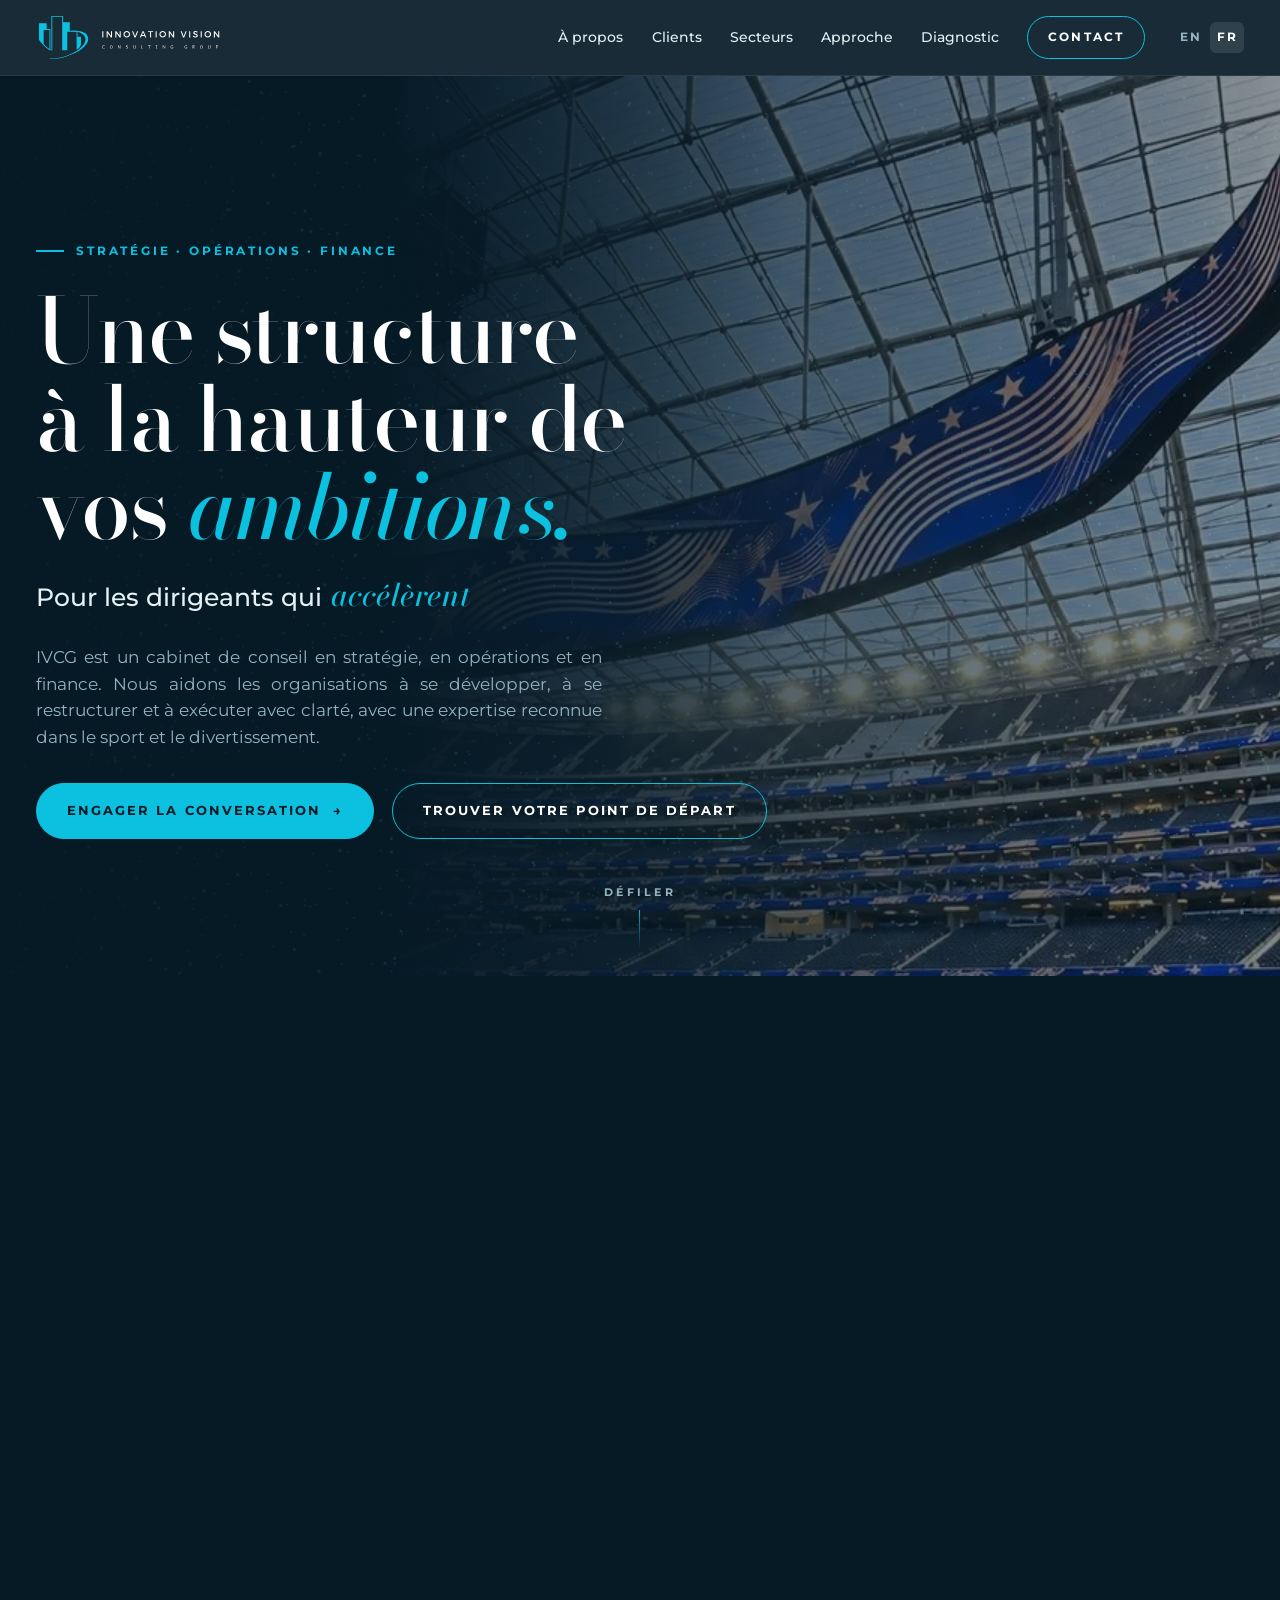
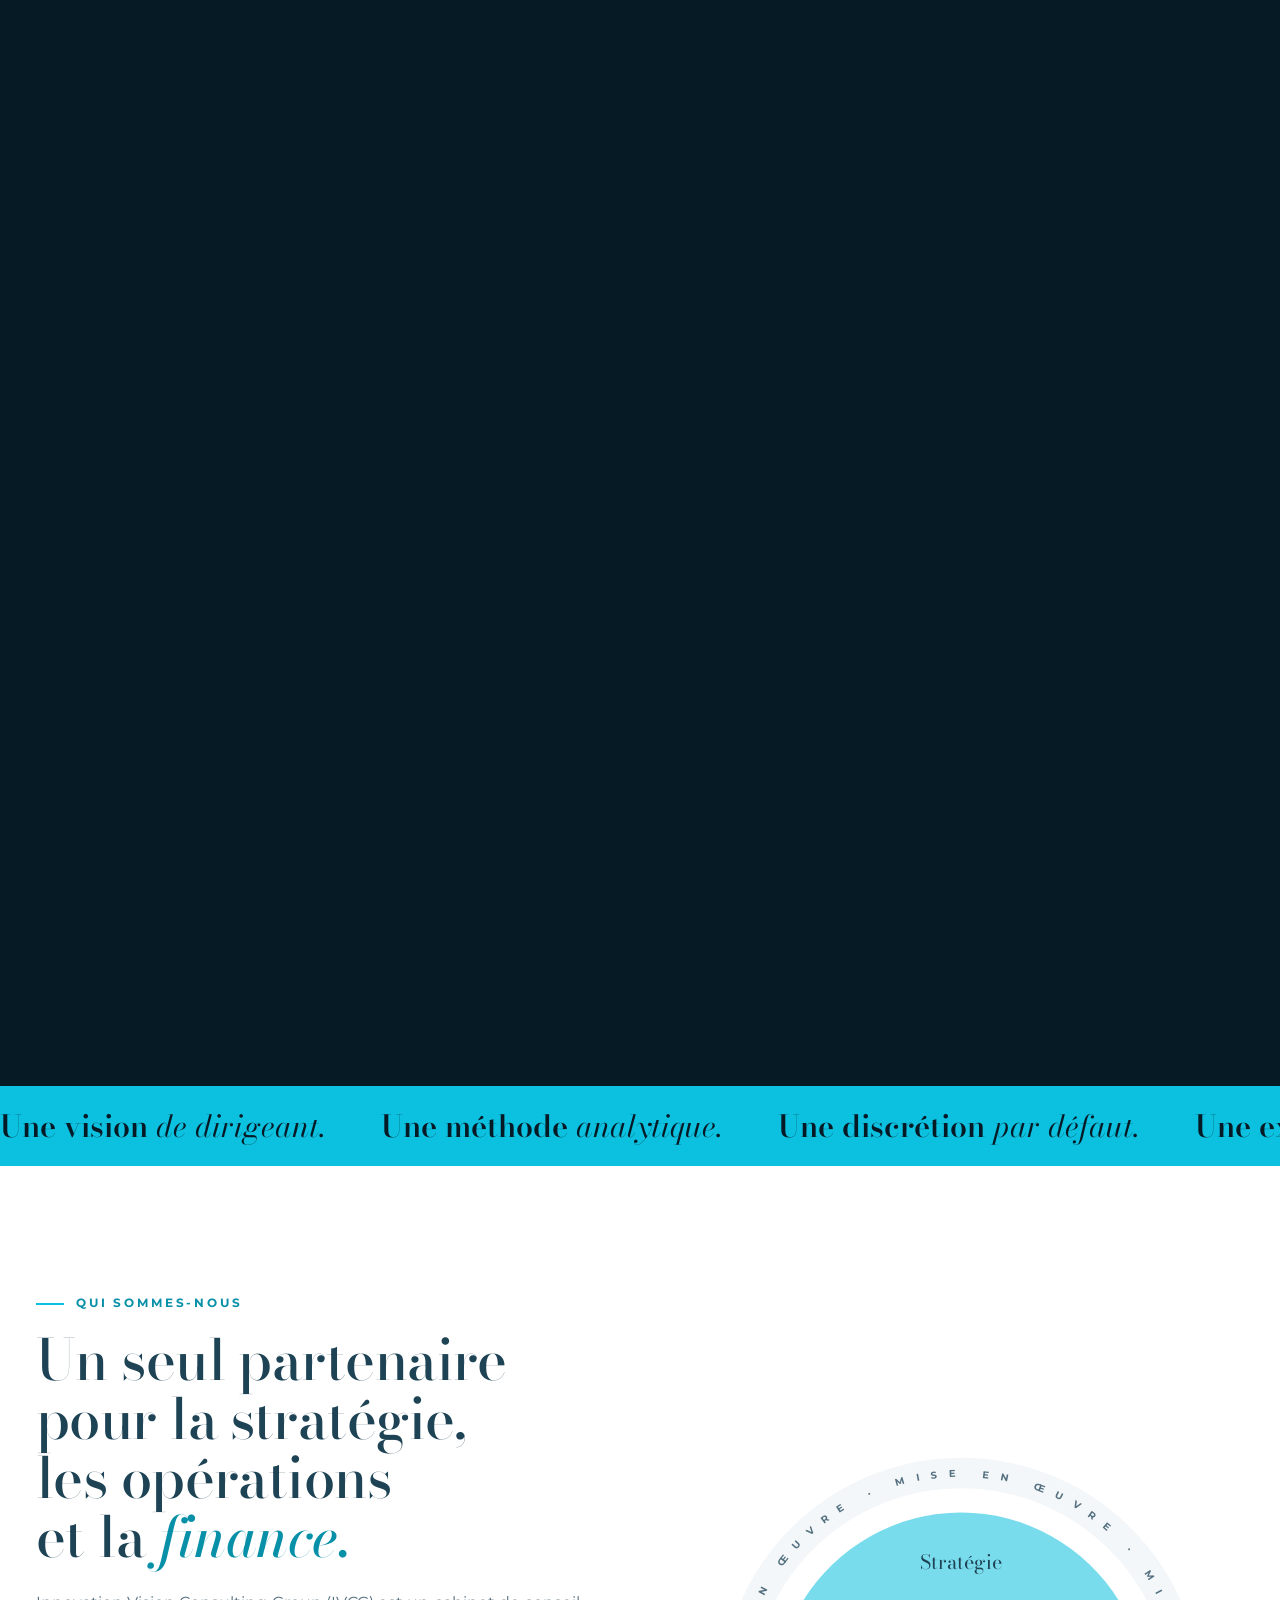
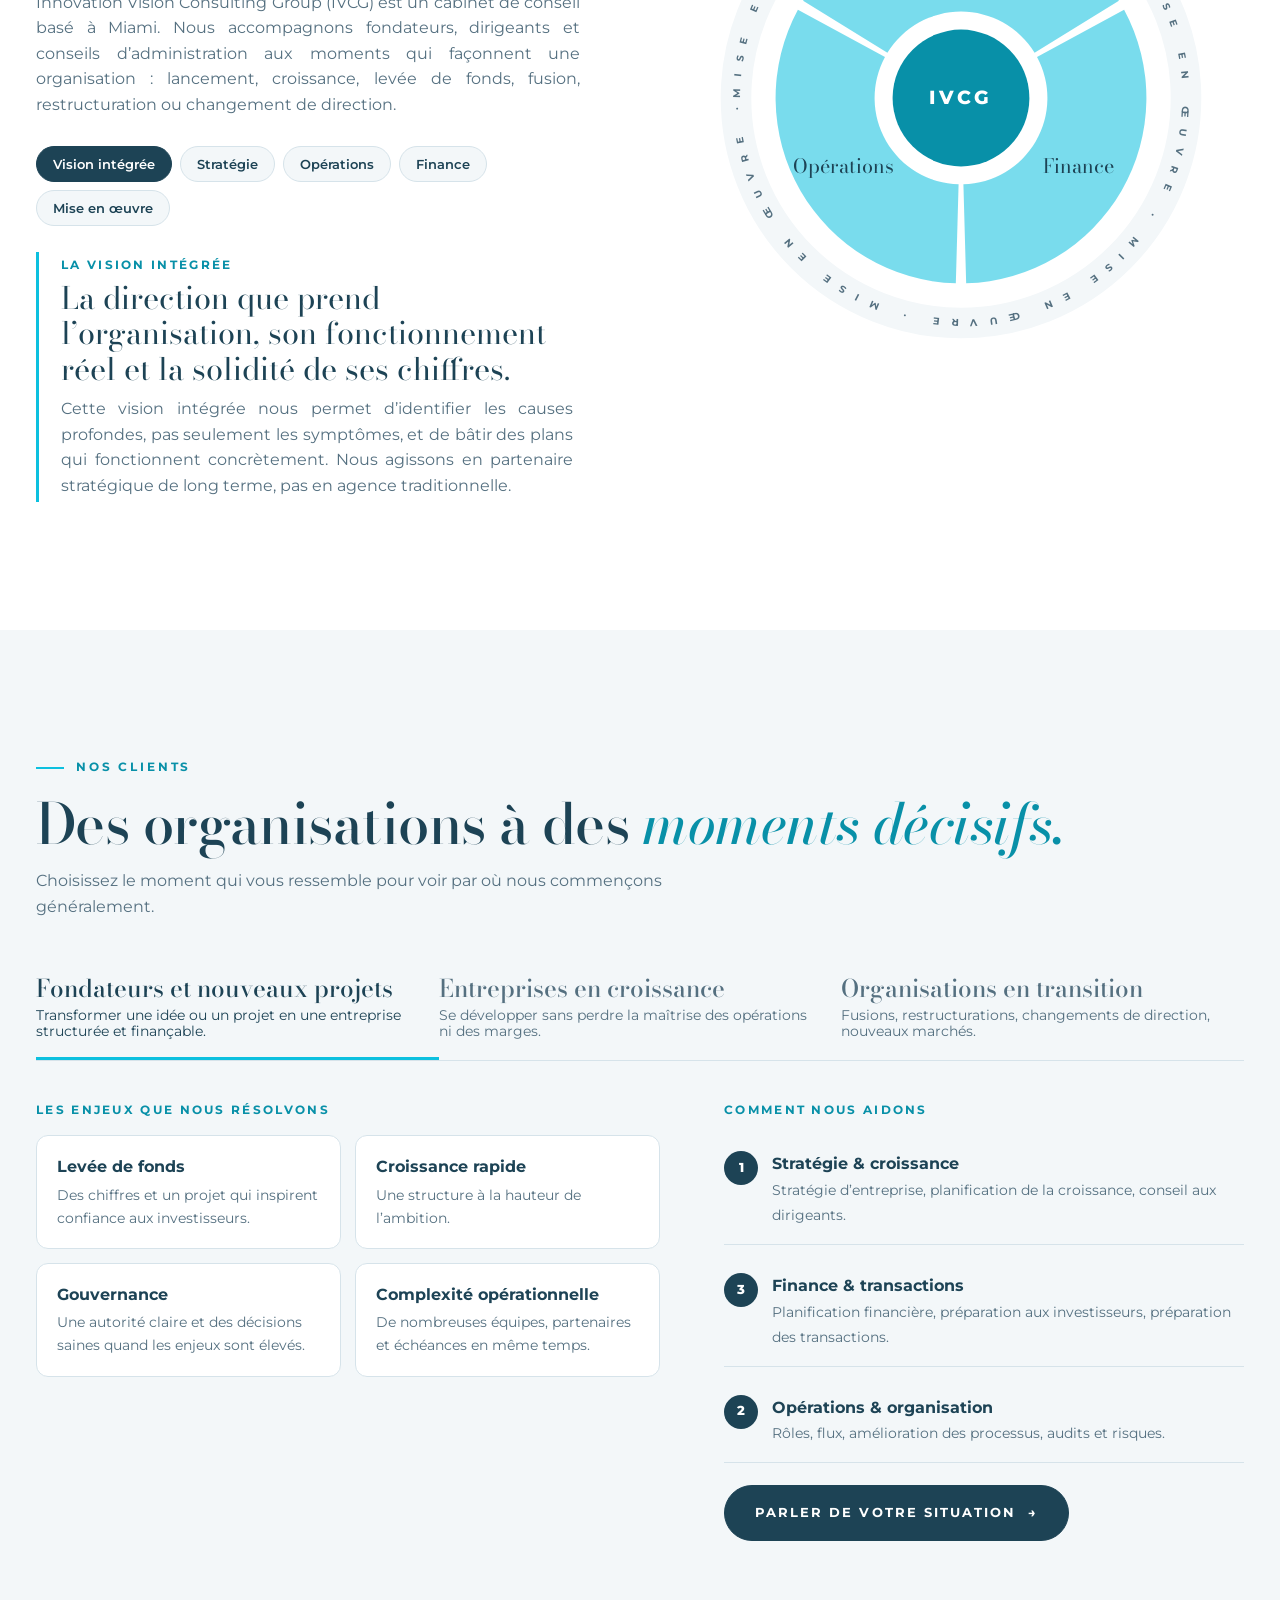
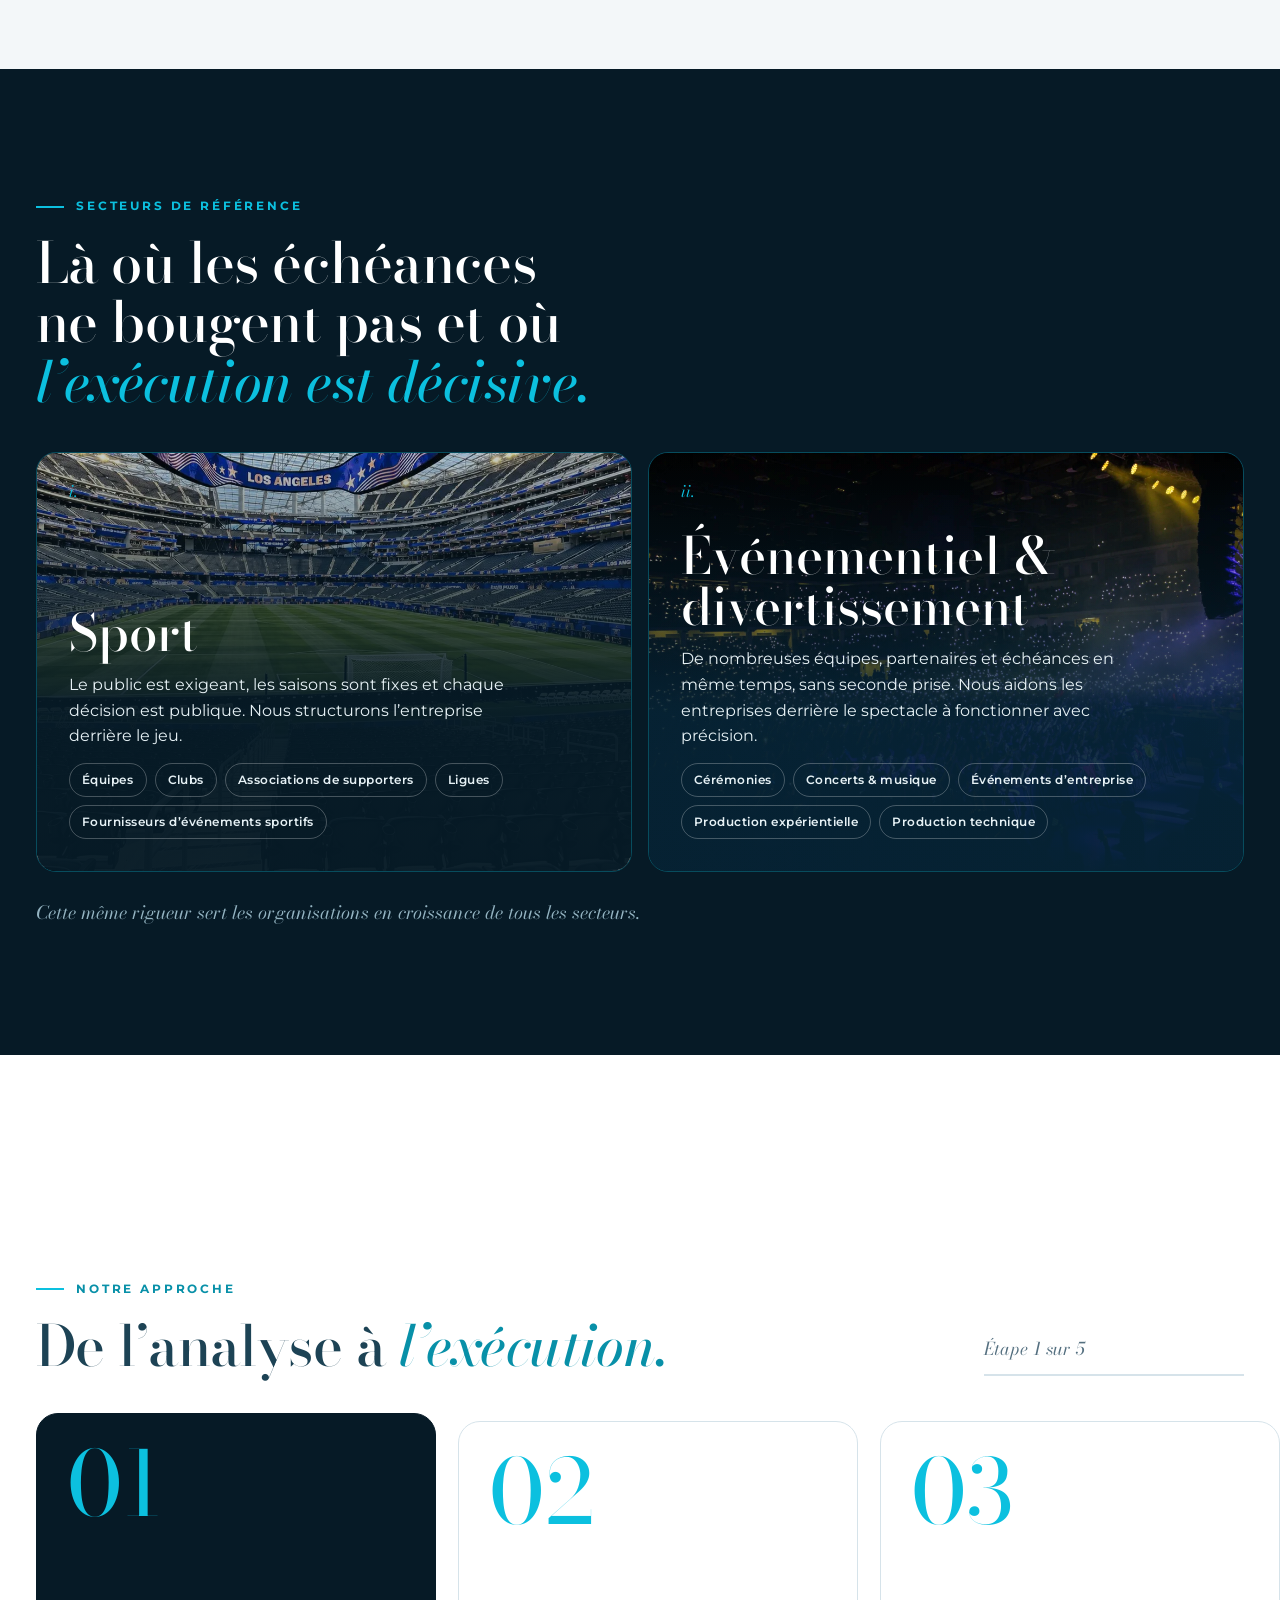
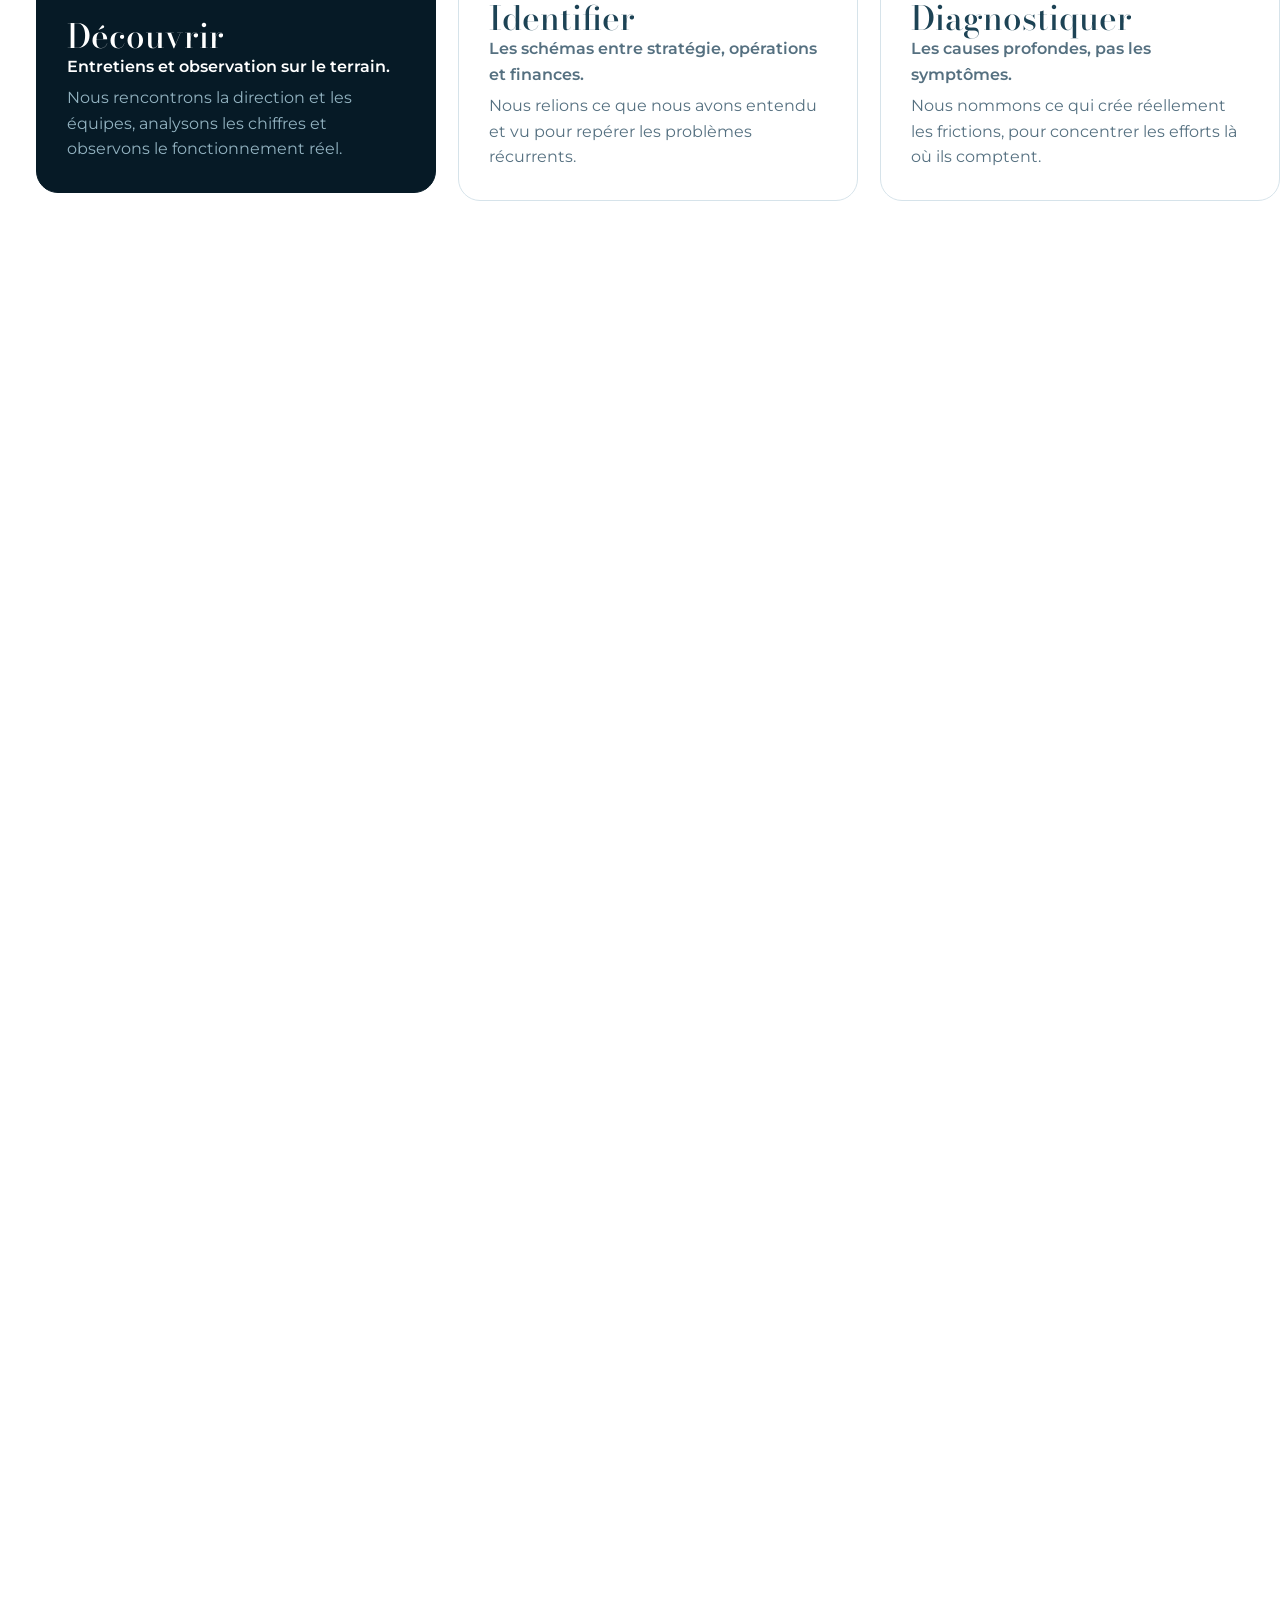
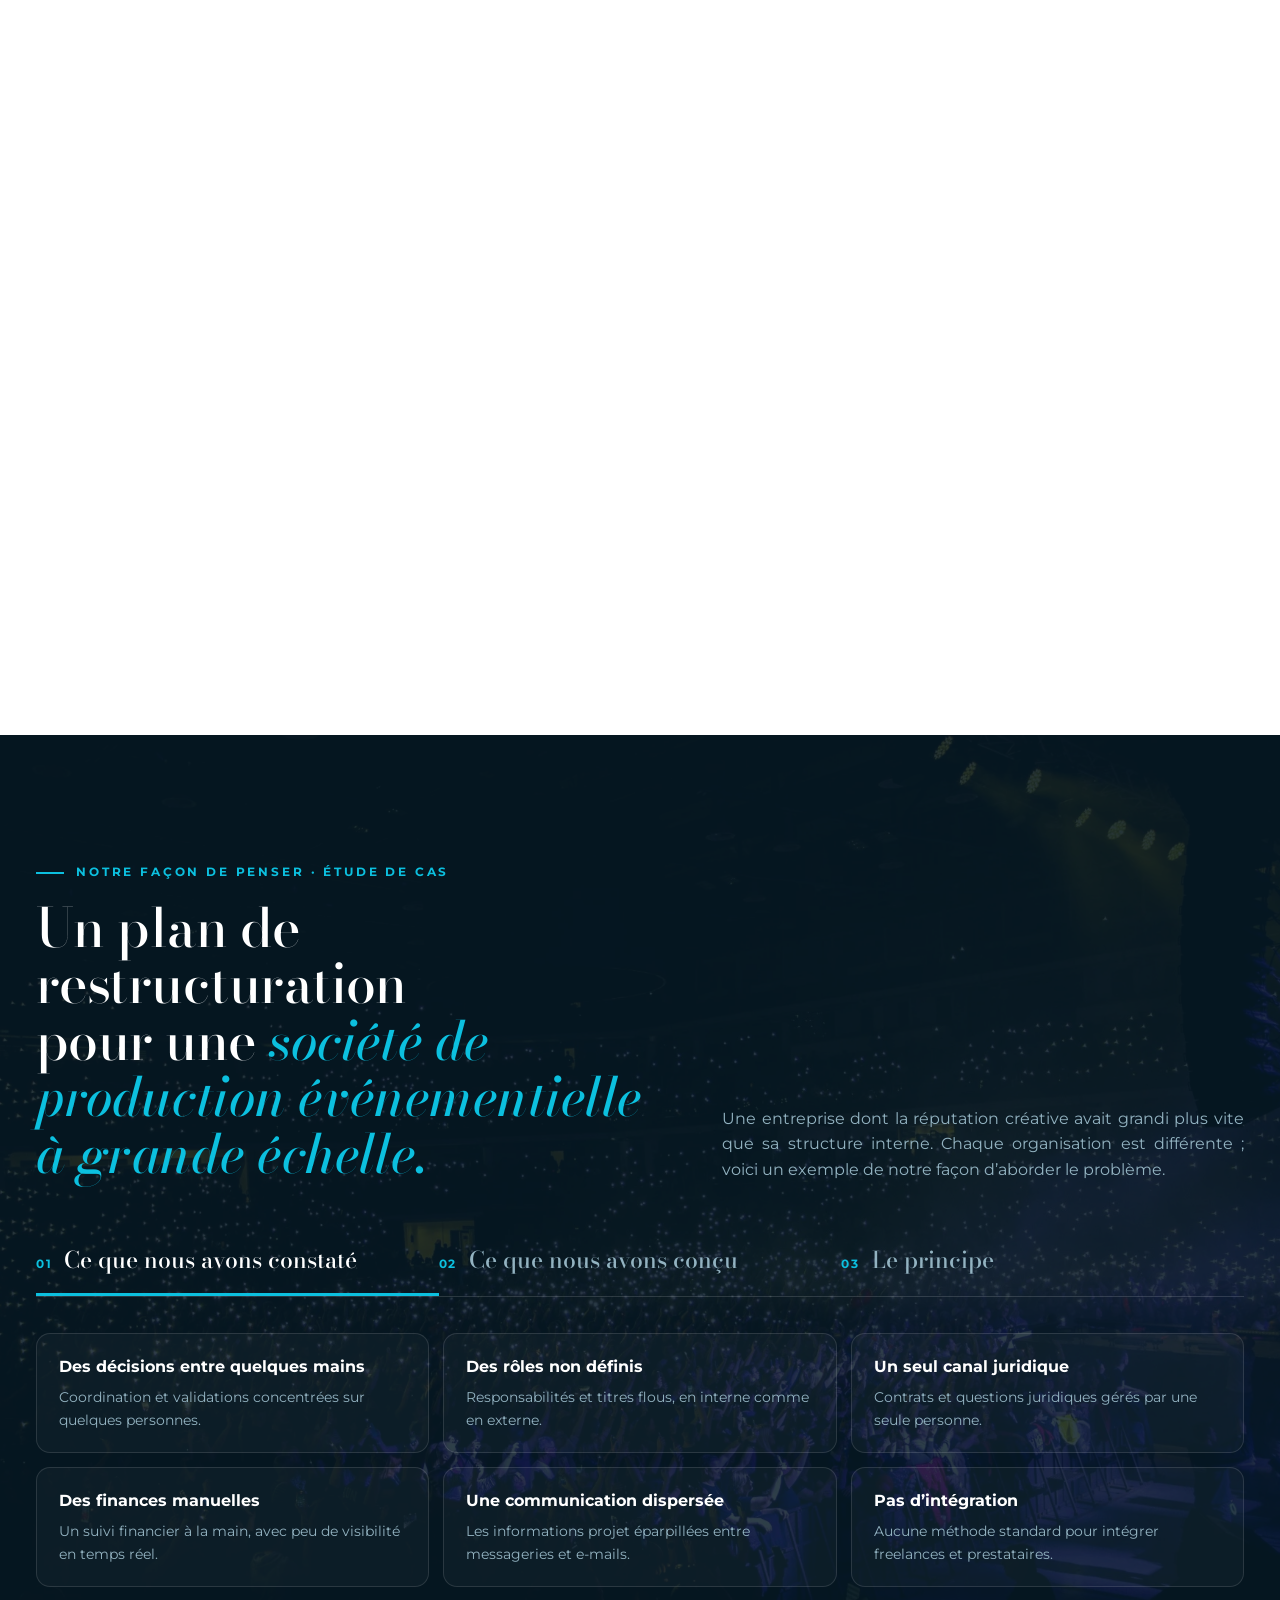
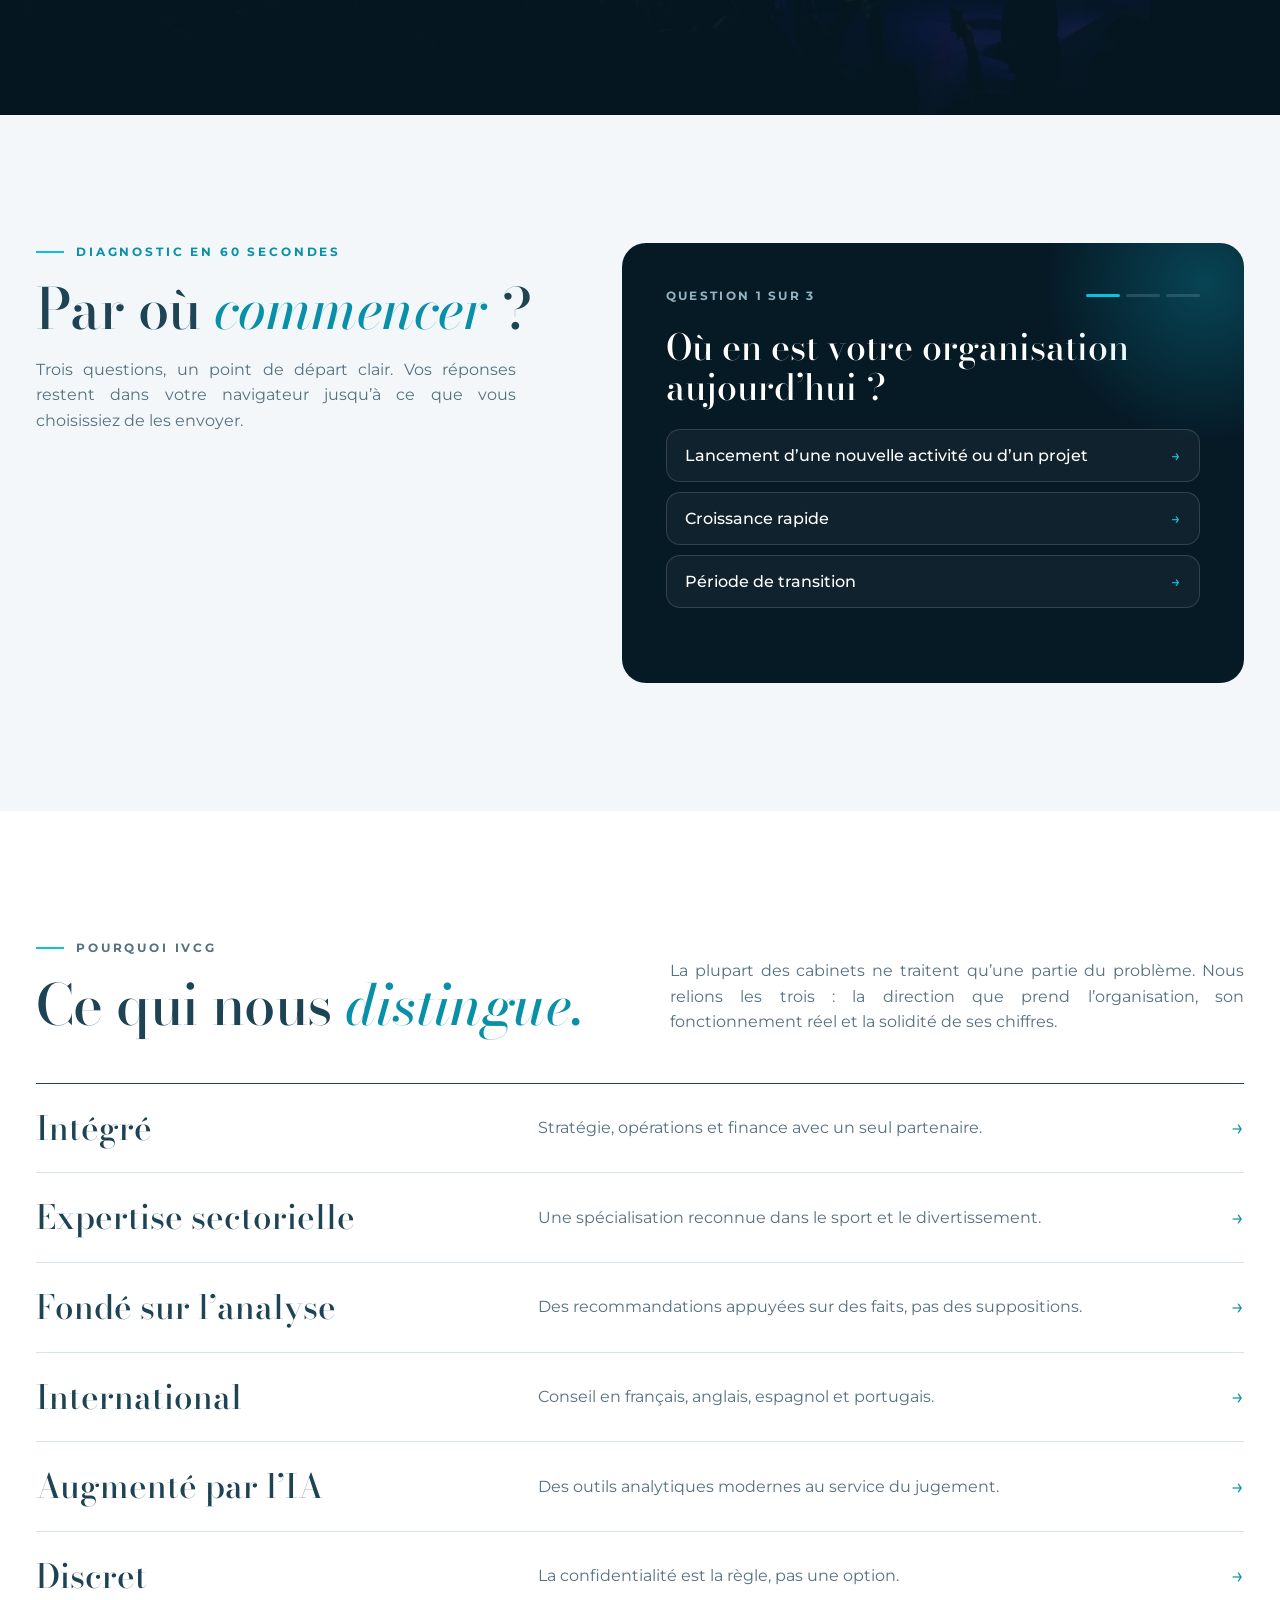
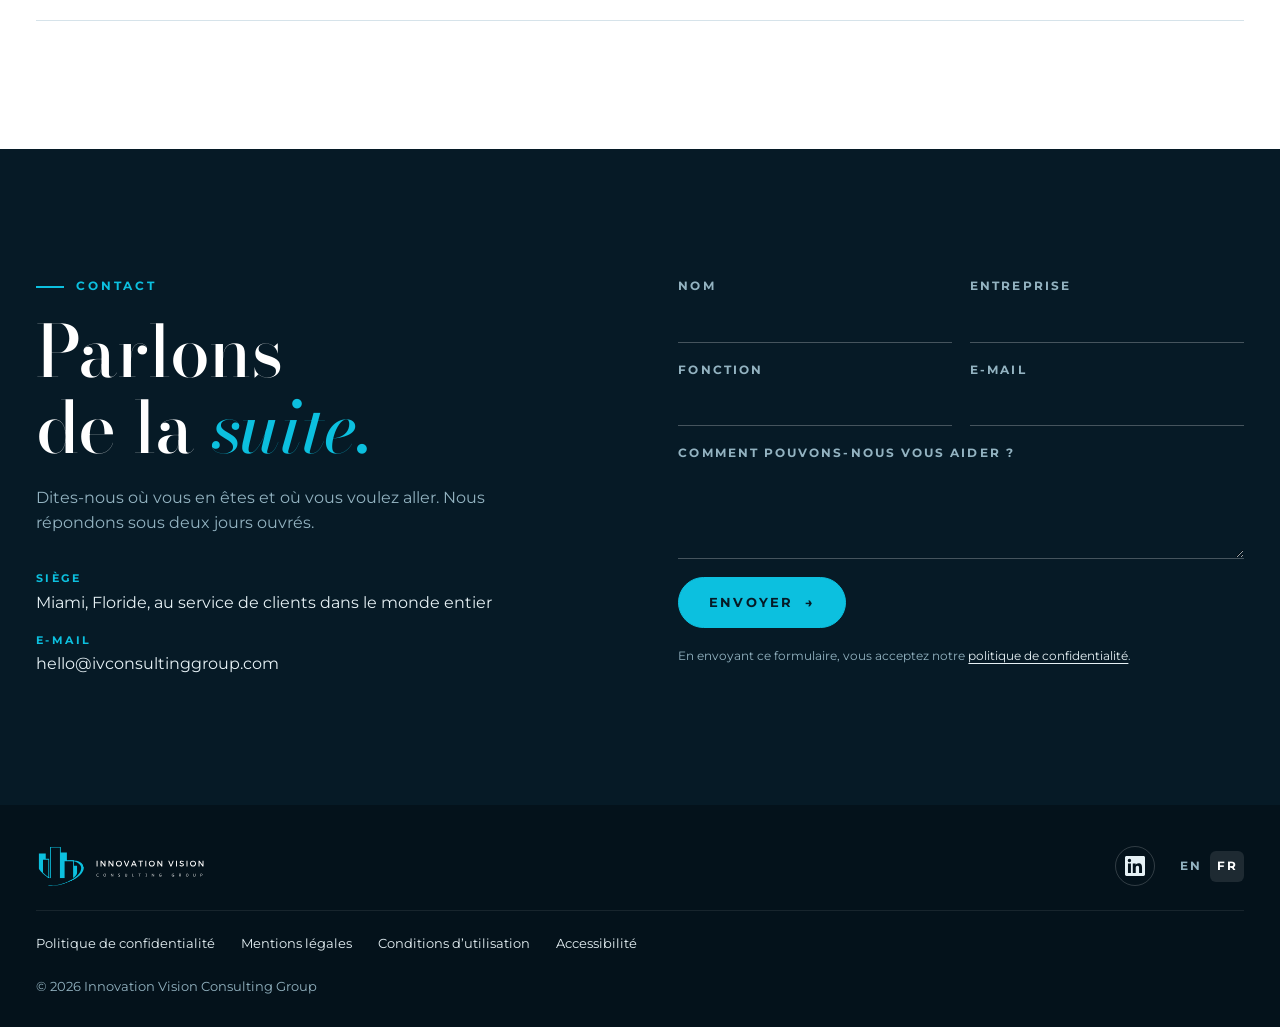
<file: fr/index.html>
<!doctype html>
<html lang="fr">
<head>
  <meta charset="utf-8">
  <meta name="viewport" content="width=device-width, initial-scale=1, viewport-fit=cover">
  <title>IVCG | Conseil en stratégie pour le sport et l’événementiel</title>
  <meta name="description" content="Innovation Vision Consulting Group (IVCG) est un cabinet de conseil en stratégie, opérations et finance basé à Miami, pour les clubs, ligues, associations de supporters et sociétés de production événementielle.">
  <link rel="canonical" href="https://ivconsultinggroup.com/fr/">
  <link rel="alternate" hreflang="en" href="https://ivconsultinggroup.com/">
  <link rel="alternate" hreflang="fr" href="https://ivconsultinggroup.com/fr/">
  <link rel="alternate" hreflang="x-default" href="https://ivconsultinggroup.com/">
  <meta property="og:type" content="website">
  <meta property="og:site_name" content="Innovation Vision Consulting Group">
  <meta property="og:title" content="IVCG | Conseil en stratégie pour le sport et l’événementiel">
  <meta property="og:description" content="Innovation Vision Consulting Group (IVCG) est un cabinet de conseil en stratégie, opérations et finance basé à Miami, pour les clubs, ligues, associations de supporters et sociétés de production événementielle.">
  <meta property="og:url" content="https://ivconsultinggroup.com/fr/">
  <meta property="og:locale" content="fr_FR">
  <meta property="og:image" content="https://ivconsultinggroup.com/assets/share-fr.jpg">
  <meta property="og:image:secure_url" content="https://ivconsultinggroup.com/assets/share-fr.jpg">
  <meta property="og:image:type" content="image/jpeg">
  <meta property="og:image:width" content="1200">
  <meta property="og:image:height" content="630">
  <meta property="og:image:alt" content="Innovation Vision Consulting Group">
  <meta name="twitter:card" content="summary_large_image">
  <script type="application/ld+json">{"@context": "https://schema.org", "@type": "ProfessionalService", "@id": "https://ivconsultinggroup.com/#org", "name": "Innovation Vision Consulting Group", "alternateName": "IVCG", "url": "https://ivconsultinggroup.com/", "logo": "https://ivconsultinggroup.com/assets/email-logo.png?v=2", "image": "https://ivconsultinggroup.com/assets/share-fr.jpg", "email": "hello@ivconsultinggroup.com", "sameAs": ["https://www.linkedin.com/company/ivconsultinggroup"], "address": {"@type": "PostalAddress", "addressLocality": "Miami", "addressRegion": "FL", "addressCountry": "US"}, "areaServed": "Worldwide", "knowsLanguage": ["en", "fr", "es", "pt"], "knowsAbout": ["Business strategy", "Operations consulting", "Financial planning", "Sports business", "Live events", "Entertainment industry", "Organizational design", "Restructuring"], "description": "Cabinet de conseil en stratégie, opérations et finance basé à Miami, avec une expertise de référence dans le sport et le divertissement."}</script>
  <meta name="theme-color" content="#061a26">
  <link rel="icon" href="/assets/icon.svg?v=3" type="image/svg+xml">
  <link rel="icon" href="/assets/icon-32.png?v=3" sizes="32x32" type="image/png">
  <link rel="apple-touch-icon" href="/assets/apple-touch-icon.png?v=3">
  <!-- Cloudflare Web Analytics -->
  <script defer src="https://static.cloudflareinsights.com/beacon.min.js" data-cf-beacon='{"token": "1effc0d702124ebe9c0d54477692b5bf"}'></script>
  <!-- End Cloudflare Web Analytics -->
<link rel="preconnect" href="https://fonts.googleapis.com">
<link rel="preconnect" href="https://fonts.gstatic.com" crossorigin>
<link href="https://fonts.googleapis.com/css2?family=Bodoni+Moda:ital,opsz,wght@0,6..96,400;0,6..96,500;0,6..96,600;1,6..96,400;1,6..96,500&family=Montserrat:wght@400;500;600;700;800&display=swap" rel="stylesheet">
<style>
  /* Layout: editorial consulting page. Deep-navy stage for the hero, sectors and contact; bright paper bands between. Big high-contrast serif for statements, Montserrat for everything that informs. One accent: IVCG cyan. Single committed look, both host themes. */
  :root {
    --ink: #061a26;          /* deepest navy, the stage */
    --navy: #1d4355;         /* IVCG brand navy */
    --cyan: #0cc0df;         /* IVCG brand cyan */
    --cyan-deep: #0890a8;
    --paper: #f3f7f9;
    --white: #ffffff;
    --line: #d6e3ea;
    --muted: #557080;
    --on-ink: #e6f1f5;
    --on-ink-muted: #93b3c1;
    --serif: "Bodoni Moda", "Didot", "Bodoni 72", Georgia, serif;
    --sans: "Montserrat", "Helvetica Neue", Arial, sans-serif;
    color-scheme: light;
  }
  * { box-sizing: border-box; }
  body { margin: 0; }
  img { max-width: 100%; }
  [hidden] { display: none !important; }
  html { scroll-behavior: smooth; }
  body { background: var(--white); color: var(--navy); font-family: var(--sans); font-size: 16px; line-height: 1.6; }
  a { color: inherit; text-decoration: none; }
  button { font-family: inherit; }
  :focus-visible { outline: 3px solid var(--cyan); outline-offset: 3px; }
  h1, h2, h3 { margin: 0; text-wrap: balance; font-weight: inherit; }
  p { margin: 0; }
  ul, ol, dl { margin: 0; padding: 0; list-style: none; }
  .wrap { max-width: 1240px; margin: 0 auto; padding-left: max(16px, env(safe-area-inset-left, 0px)); padding-right: max(16px, env(safe-area-inset-right, 0px)); }
  section { scroll-margin-top: 70px; }
  .kicker { font-weight: 700; font-size: .74rem; letter-spacing: .24em; text-transform: uppercase; color: var(--cyan-deep); display: flex; align-items: center; gap: 12px; }
  .kicker::before { content: ""; width: 28px; height: 2px; background: var(--cyan); }
  .display { font-family: var(--serif); font-weight: 500; letter-spacing: -.01em; line-height: 1.05; }
  .display em { font-style: italic; color: var(--cyan-deep); }
  .just { text-align: justify; hyphens: auto; -webkit-hyphens: auto; }

  /* ---------- Header ---------- */
  body::before { content: ""; position: fixed; inset: 0 0 auto; height: env(safe-area-inset-top, 0px); z-index: 20; background: var(--ink); }
  .top { position: sticky; top: env(safe-area-inset-top, 0px); z-index: 19; background: rgba(6,26,38,.92); backdrop-filter: blur(10px); border-bottom: 1px solid rgba(255,255,255,.08); }
  .top .wrap { display: flex; align-items: center; justify-content: space-between; gap: 20px; padding-block: 14px; }
  .top .logo img { display: block; width: 186px; height: auto; }
  .top nav { display: flex; align-items: center; gap: clamp(16px, 2.2vw, 32px); color: var(--on-ink); font-size: .9rem; font-weight: 500; }
  .top nav a:not(.cta) { position: relative; padding: 4px 0; }
  .top nav a:not(.cta)::after { content: ""; position: absolute; left: 0; right: 0; bottom: -3px; height: 2px; background: var(--cyan); transform: scaleX(0); transition: transform .3s; }
  .top nav a:not(.cta):hover::after { transform: scaleX(1); }
  .top .cta { font-weight: 700; font-size: .74rem; letter-spacing: .18em; text-transform: uppercase; padding: 11px 20px; border: 1.5px solid var(--cyan); border-radius: 999px; color: var(--white); transition: background .2s; }
  .top .cta:hover { background: var(--cyan); color: var(--ink); }
  .lang { display: flex; gap: 2px; font-size: .74rem; font-weight: 700; letter-spacing: .12em; }
  .top nav .lang a { padding: 6px 7px; border-radius: 6px; color: var(--on-ink-muted); }
  .top nav .lang a::after { display: none; }
  .top nav .lang a[aria-current] { color: var(--white); background: rgba(255,255,255,.1); }
  @media (max-width: 900px) { .top nav a:not(.cta):not(.lang a) { display: none; } }

  /* ---------- Hero ---------- */
  .story { position: relative; height: 290vh; background: var(--ink); }
  .hero { position: relative; background: var(--ink); color: var(--white); overflow: hidden; }
  .pin.hero { position: sticky; top: 0; height: 100vh; height: 100svh; display: flex; align-items: center; }
  .hero-copy { position: relative; z-index: 2; width: 100%; will-change: transform, opacity; }
  .beats { position: absolute; z-index: 2; left: max(16px, calc((100vw - 1240px) / 2 + 16px)); top: 50%; width: min(600px, 46vw); height: 0; }
  .beat { position: absolute; left: 0; right: 0; top: 0; transform: translateY(calc(-50% + 30px)); opacity: 0; transition: opacity .7s, transform .9s cubic-bezier(.2,.8,.2,1); font-family: var(--serif); font-weight: 500; font-size: clamp(2.2rem, 4.6vw, 4.4rem); line-height: 1.04; letter-spacing: -.01em; color: var(--white); pointer-events: none; }
  .beat.on { opacity: 1; transform: translateY(-50%); }
  .beat em { font-style: italic; color: var(--cyan); }
  .beat span { display: block; font-family: var(--sans); font-size: clamp(1rem, 1.4vw, 1.15rem); color: var(--on-ink-muted); margin-top: 22px; letter-spacing: 0; }
  .cue { position: absolute; z-index: 2; left: 50%; bottom: 28px; translate: -50% 0; display: grid; justify-items: center; gap: 8px; font-size: .68rem; font-weight: 700; letter-spacing: .3em; text-transform: uppercase; color: var(--on-ink-muted); transition: opacity .4s; }
  .cue i { width: 1px; height: 38px; background: linear-gradient(var(--cyan), transparent); animation: cue 1.8s ease-in-out infinite; transform-origin: top; }
  @keyframes cue { 0% { transform: scaleY(0); } 50% { transform: scaleY(1); } 100% { transform: scaleY(1); opacity: 0; } }
  @media (max-width: 760px) {
    .story { height: 240vh; }
    .beats { width: calc(100% - 32px); top: 68%; }
    .beat { font-size: clamp(1.9rem, 8vw, 2.6rem); }
  }
  .hero canvas { position: absolute; inset: 0; width: 100%; height: 100%; }
  .hero-photo {
    position: absolute; top: 0; right: 0; bottom: 0; width: 70%;
    background: url("/assets/stadium-roof.webp") 55% 20% / cover no-repeat; opacity: .55;
    -webkit-mask-image: linear-gradient(to right, transparent, #000 45%); mask-image: linear-gradient(to right, transparent, #000 45%);
    animation: drift 30s ease-in-out infinite alternate;
  }
  @keyframes drift { from { transform: scale(1.04) translateX(0); } to { transform: scale(1.1) translateX(-2%); } }
  @media (max-width: 760px) { .hero-photo { width: 100%; opacity: .35; } }
  .hero::after { content: ""; position: absolute; inset: 0; background: linear-gradient(90deg, rgba(6,26,38,.92) 0%, rgba(6,26,38,.55) 48%, rgba(6,26,38,.05) 100%); pointer-events: none; }
  .hero .wrap { position: relative; z-index: 2; padding-block: 70px 40px; display: grid; gap: 26px; }
  .hero .kicker { color: var(--cyan); }
  .hero h1 { font-family: var(--serif); font-weight: 500; font-size: clamp(2.6rem, min(7vw, 10vh), 6.4rem); line-height: .98; letter-spacing: -.02em; max-width: 11ch; }
  .hero h1 em { font-style: italic; color: var(--cyan); }
  .rotator { font-size: clamp(1.15rem, 2vw, 1.55rem); font-weight: 500; color: var(--on-ink); display: flex; flex-wrap: wrap; gap: .35em; align-items: baseline; }
  .rotator .slot { display: inline-grid; overflow: hidden; height: 1.5em; vertical-align: bottom; }
  .rotator .word { font-family: var(--serif); font-style: italic; font-size: 1.25em; line-height: 1.2; color: var(--cyan); display: inline-block; transition: transform .55s cubic-bezier(.2,.8,.2,1), opacity .55s; }
  .rotator .word.out { transform: translateY(-100%); opacity: 0; }
  .rotator .word.in { transform: translateY(100%); opacity: 0; }
  .hero .lede { max-width: 34em; color: var(--on-ink-muted); font-size: clamp(1rem, 1.3vw, 1.12rem); }
  .hero .actions { display: flex; flex-wrap: wrap; gap: 14px 18px; padding-top: 6px; }
  .btn { display: inline-flex; align-items: center; justify-content: center; gap: 12px; font-weight: 700; font-size: .8rem; letter-spacing: .16em; text-transform: uppercase; padding: 17px 30px; border-radius: 999px; border: 1.5px solid var(--cyan); cursor: pointer; transition: background .2s, color .2s, transform .2s; }
  .btn:hover { transform: translateY(-2px); }
  .btn.solid { background: var(--cyan); color: var(--ink); }
  .btn.solid:hover { background: var(--white); border-color: var(--white); }
  .btn.ghost { color: var(--white); background: transparent; }
  .btn.ghost:hover { background: rgba(12,192,223,.15); }
  .hero .disciplines { display: flex; flex-wrap: wrap; gap: 8px 28px; padding-top: clamp(28px, 5vw, 56px); border-top: 1px solid rgba(255,255,255,.12); margin-top: clamp(12px, 3vw, 28px); }
  .hero .disciplines span { font-family: var(--serif); font-size: clamp(1.4rem, 2.6vw, 2.2rem); color: var(--on-ink); }
  .hero .disciplines span:not(:last-child)::after { content: "·"; color: var(--cyan); margin-left: 28px; }
  @media (max-width: 600px) { .btn { width: 100%; } .hero .disciplines span:not(:last-child)::after { margin-left: 18px; } .hero .disciplines { gap: 8px 18px; } }

  /* ---------- Marquee ---------- */
  .marquee { background: var(--cyan); color: var(--ink); overflow: hidden; padding-block: 16px; }
  .marquee .track { display: flex; gap: 56px; width: max-content; animation: slide 38s linear infinite; }
  .marquee span { font-family: var(--serif); font-size: clamp(1.3rem, 2.4vw, 1.9rem); white-space: nowrap; }
  .marquee span b { font-weight: 600; }
  .marquee span i { font-style: italic; }
  @keyframes slide { to { transform: translateX(-50%); } }
  .marquee:hover .track { animation-play-state: paused; }

  /* ---------- One view (interactive diagram) ---------- */
  .oneview { background: var(--white); padding-block: clamp(72px, 10vw, 130px); }
  .oneview .grid { display: grid; grid-template-columns: 1fr 1fr; gap: clamp(36px, 6vw, 90px); align-items: center; }
  .oneview h2 { font-size: clamp(2.2rem, 4.4vw, 3.8rem); margin: 18px 0 22px; }
  .oneview .intro { color: var(--muted); max-width: 34em; }
  .venn-wrap { position: relative; min-width: 0; }
  .venn { width: 100%; max-width: 540px; height: auto; display: block; margin: 0 auto; overflow: visible; }
  .venn .ring { fill: none; stroke: var(--paper); stroke-width: 34; cursor: pointer; pointer-events: stroke; transition: stroke .35s; }
  .venn .ring:hover { stroke: #e3eff4; }
  .venn .ring.on { stroke: var(--cyan); }
  .venn .ring.on + .ring-t { fill: var(--ink); }
  .venn .c { fill: var(--cyan); fill-opacity: .1; stroke: none; cursor: pointer; transition: fill-opacity .35s, stroke .35s; }
  .venn .c:hover { fill-opacity: .16; }
  .venn .c.on { fill-opacity: .55; }
  .venn .lbl { font-family: var(--serif); font-size: 22px; fill: var(--navy); text-anchor: middle; pointer-events: none; }
  .venn .core { fill: var(--navy); cursor: pointer; transition: fill .3s; }
  .venn .core.on { fill: var(--cyan-deep); }
  .venn .core-t { font-family: var(--sans); font-weight: 800; font-size: 21px; letter-spacing: 4px; fill: var(--white); text-anchor: middle; pointer-events: none; }
  .venn .ring-t { font-family: var(--sans); font-weight: 700; font-size: 11px; fill: var(--muted); pointer-events: none; transition: fill .35s; }
  .switch { display: flex; flex-wrap: wrap; gap: 8px; margin-top: 28px; }
  .switch button { font-weight: 600; font-size: .82rem; color: var(--navy); background: var(--paper); border: 1px solid var(--line); border-radius: 999px; padding: 9px 16px; cursor: pointer; transition: background .2s, color .2s, border-color .2s; }
  .switch button[aria-pressed="true"] { background: var(--navy); color: var(--white); border-color: var(--navy); }
  .panel { margin-top: 26px; border-left: 3px solid var(--cyan); padding: 4px 0 4px 22px; min-height: 230px; }
  .panel .tag { font-weight: 700; font-size: .72rem; letter-spacing: .2em; text-transform: uppercase; color: var(--cyan-deep); }
  .panel h3 { font-family: var(--serif); font-size: clamp(1.6rem, 2.4vw, 2.1rem); line-height: 1.15; margin: 6px 0 10px; }
  .panel p { color: var(--muted); max-width: 32em; }
  .panel ul { display: flex; flex-wrap: wrap; gap: 8px; margin-top: 16px; }
  .panel li { font-size: .82rem; font-weight: 600; padding: 6px 12px; border-radius: 6px; background: var(--paper); color: var(--navy); }
  .panel.swap { animation: swap .45s ease; }
  @keyframes swap { from { transform: translateY(8px); } to { transform: none; } }
  @media (max-width: 900px) { .oneview .grid { grid-template-columns: 1fr; } }

  /* ---------- Moment selector ---------- */
  .moment { background: var(--paper); padding-block: clamp(72px, 10vw, 130px); }
  .moment h2 { font-size: clamp(2.2rem, 4.4vw, 3.8rem); margin: 18px 0 14px; }
  .moment .sub { color: var(--muted); max-width: 40em; margin-bottom: 36px; }
  .tabs { display: grid; grid-template-columns: repeat(3, 1fr); border-bottom: 1px solid var(--line); }
  .tabs button { text-align: left; background: none; border: 0; border-bottom: 3px solid transparent; padding: 18px 20px 18px 0; cursor: pointer; display: grid; gap: 4px; color: var(--muted); transition: color .2s, border-color .3s; min-width: 0; }
  .tabs button b { font-family: var(--serif); font-weight: 500; font-size: clamp(1.15rem, 1.9vw, 1.6rem); line-height: 1.2; }
  .tabs button span { font-size: .85rem; }
  .tabs button[aria-selected="true"] { color: var(--navy); border-bottom-color: var(--cyan); }
  .tabs button:hover { color: var(--navy); }
  .stage { display: grid; grid-template-columns: 1.2fr 1fr; gap: clamp(28px, 5vw, 64px); padding-top: 40px; }
  .stage h4 { font-weight: 700; font-size: .72rem; letter-spacing: .2em; text-transform: uppercase; color: var(--cyan-deep); margin: 0 0 16px; }
  .chal-list { display: grid; grid-template-columns: 1fr 1fr; gap: 14px; }
  .chal { background: var(--white); border: 1px solid var(--line); border-radius: 12px; padding: 18px 20px; display: grid; gap: 4px; align-content: start; min-width: 0; animation: rise .5s both; }
  .chal b { font-size: 1rem; }
  .chal span { font-size: .9rem; color: var(--muted); }
  .help { display: grid; gap: 12px; }
  .help li { display: grid; grid-template-columns: 34px 1fr; gap: 14px; align-items: start; padding: 16px 0; border-bottom: 1px solid var(--line); animation: rise .5s both; }
  .help li i { width: 34px; height: 34px; border-radius: 50%; background: var(--navy); color: var(--white); display: grid; place-items: center; font-style: normal; font-weight: 800; font-size: .8rem; }
  .help li b { display: block; }
  .help li span { font-size: .9rem; color: var(--muted); }
  .stage .btn { margin-top: 22px; background: var(--navy); border-color: var(--navy); color: var(--white); }
  .stage .btn:hover { background: var(--cyan); border-color: var(--cyan); color: var(--ink); }
  @keyframes rise { from { transform: translateY(10px); } to { transform: none; } }
  @media (max-width: 900px) { .stage { grid-template-columns: 1fr; } }
  @media (max-width: 640px) { .tabs { grid-template-columns: 1fr; } .tabs button { padding-right: 0; } .chal-list { grid-template-columns: 1fr; } }

  /* ---------- Cinematic band ---------- */
  .band { position: relative; height: clamp(240px, 40vw, 520px); overflow: hidden; background: var(--ink); }
  .band-img { position: absolute; inset: -18% 0; background: url("/assets/stands.webp") center / cover no-repeat; will-change: transform; }
  .band::after { content: ""; position: absolute; inset: 0; background: linear-gradient(to bottom, var(--paper) 0%, rgba(6,26,38,.35) 22%, rgba(6,26,38,.35) 70%, var(--ink) 100%); }
  .band-t { position: absolute; z-index: 1; left: 50%; top: 50%; translate: -50% -50%; width: max-content; max-width: calc(100% - 32px); text-align: center; font-family: var(--serif); font-style: italic; font-size: clamp(1.8rem, 5vw, 4.4rem); color: var(--white); text-shadow: 0 4px 30px rgba(6,26,38,.6); }

  /* ---------- Signature sectors ---------- */
  .sectors { background: var(--ink); color: var(--white); padding-block: clamp(72px, 10vw, 130px); }
  .sectors .kicker { color: var(--cyan); }
  .sectors h2 { font-size: clamp(2.2rem, 4.4vw, 3.8rem); margin: 18px 0 40px; max-width: 16ch; }
  .sectors h2 em { color: var(--cyan); }
  .split { display: flex; gap: 16px; min-height: 420px; }
  .sector { position: relative; flex: 1; border-radius: 20px; overflow: hidden; padding: 32px; display: flex; flex-direction: column; justify-content: flex-end; gap: 14px; transition: flex .6s cubic-bezier(.2,.8,.2,1); border: 1px solid rgba(12,192,223,.3); min-width: 0; isolation: isolate; }
  .sector:hover, .sector:focus-within { flex: 1.6; }
  .sector canvas { position: absolute; inset: 0; width: 100%; height: 100%; z-index: -1; }
  .sector .ph { position: absolute; inset: 0; z-index: -2; background-position: center 40%; background-size: cover; transform: scale(1.02); transition: transform 1.2s cubic-bezier(.2,.8,.2,1); }
  .sector .ph::after { content: ""; position: absolute; inset: 0; background: linear-gradient(to bottom, rgba(6,26,38,.2) 0%, rgba(6,26,38,.72) 38%, rgba(6,26,38,.97) 62%); }
  .sector:hover .ph, .sector:focus-within .ph { transform: scale(1.08); }
  .sector .ph-bright { filter: brightness(1.35) saturate(1.1); }
  .sector .ph-bright::after { background: linear-gradient(to bottom, rgba(6,26,38,0) 0%, rgba(6,26,38,.55) 38%, rgba(6,26,38,.94) 62%); }
  .sector .ph-top { inset: 0 0 30% 0; background-size: cover; background-position: center 40%; background-repeat: no-repeat; -webkit-mask-image: linear-gradient(#000 45%, transparent); mask-image: linear-gradient(#000 45%, transparent); }
  .sector .ph-top::after { background: linear-gradient(to bottom, rgba(6,26,38,.1), rgba(6,26,38,.55)); }
  .sector .num { position: absolute; top: 26px; left: 32px; font-family: var(--serif); font-style: italic; font-size: 1rem; color: var(--cyan); }
  .sector h3 { font-family: var(--serif); font-weight: 500; font-size: clamp(2rem, 4vw, 3.4rem); line-height: 1; }
  .sector p { color: var(--on-ink); max-width: 30em; }
  .sector ul { display: flex; flex-wrap: wrap; gap: 8px; }
  .sector li { font-size: .78rem; font-weight: 600; letter-spacing: .04em; padding: 6px 12px; border: 1px solid rgba(255,255,255,.25); border-radius: 999px; color: var(--on-ink); }
  .also { margin-top: 26px; color: var(--on-ink-muted); font-family: var(--serif); font-style: italic; font-size: 1.15rem; }
  @media (max-width: 760px) { .split { flex-direction: column; min-height: 0; } .sector { min-height: 320px; } .sector:hover, .sector:focus-within { flex: 1; } }

  /* ---------- Approach: vertical scroll drives a horizontal track ---------- */
  .approach { background: var(--white); }
  .h-story { position: relative; height: 320vh; }
  .h-pin { position: sticky; top: 0; height: 100vh; height: 100svh; overflow: hidden; display: flex; flex-direction: column; justify-content: center; gap: clamp(28px, 5vh, 52px); padding-top: 70px; }
  .h-head { display: grid; grid-template-columns: 1fr auto; align-items: end; gap: 20px 40px; width: 100%; }
  .approach h2 { font-size: clamp(2.2rem, 4.4vw, 3.8rem); margin-top: 18px; }
  .h-progress { width: min(260px, 30vw); height: 2px; background: var(--line); position: relative; }
  .h-progress span { position: absolute; inset: 0 auto 0 0; width: 0; background: var(--cyan); }
  .h-count { font-family: var(--serif); font-style: italic; color: var(--muted); font-size: 1.1rem; margin-bottom: 10px; font-variant-numeric: tabular-nums; }
  .h-track { display: flex; gap: 22px; padding-left: max(16px, calc((100vw - 1240px) / 2 + 16px)); padding-right: 40vw; will-change: transform; }
  .h-card { flex: 0 0 min(400px, 32vw); min-height: min(380px, 46vh); border: 1px solid var(--line); border-radius: 22px; padding: 30px; display: flex; flex-direction: column; justify-content: space-between; gap: 22px; background: var(--white); transition: background .5s, color .5s, border-color .5s, transform .5s; }
  .h-card .h-num { font-family: var(--serif); font-size: clamp(3.6rem, 7vw, 6rem); line-height: .9; color: var(--cyan); }
  .h-card h3 { font-family: var(--serif); font-weight: 500; font-size: clamp(1.8rem, 2.6vw, 2.4rem); line-height: 1.05; }
  .h-card p { color: var(--muted); }
  .h-card p b { display: block; color: inherit; font-weight: 600; margin-bottom: 6px; }
  .h-card.on { background: var(--ink); color: var(--white); border-color: var(--ink); transform: translateY(-8px); }
  .h-card.on p { color: var(--on-ink-muted); }
  .h-card.on p b { color: var(--white); }
  @media (max-width: 900px) {
    .h-story { height: auto; }
    .h-pin { position: static; height: auto; overflow: visible; padding-block: 72px; }
    .h-head { grid-template-columns: 1fr; }
    .h-progress, .h-count { display: none; }
    .h-track { flex-direction: column; padding-right: max(16px, env(safe-area-inset-right, 0px)); transform: none !important; }
    .h-card { flex: none; min-height: 0; }
  }

  /* ---------- Diagnostic ---------- */
  .diag { background: var(--paper); padding-block: clamp(72px, 10vw, 130px); }
  .diag-grid { display: grid; grid-template-columns: .9fr 1.1fr; gap: clamp(32px, 6vw, 90px); align-items: start; }
  .diag h2 { font-size: clamp(2.2rem, 4.4vw, 3.8rem); margin: 18px 0 18px; }
  .diag .intro { color: var(--muted); max-width: 30em; }
  .diag-card { background: var(--ink); color: var(--white); border-radius: 24px; padding: clamp(24px, 4vw, 44px); min-height: 440px; display: flex; flex-direction: column; gap: 22px; position: relative; overflow: hidden; min-width: 0; }
  .diag-card::before { content: ""; position: absolute; right: -120px; top: -120px; width: 320px; height: 320px; border-radius: 50%; background: radial-gradient(circle, rgba(12,192,223,.25), transparent 70%); pointer-events: none; }
  .d-top { display: flex; justify-content: space-between; align-items: center; gap: 12px; font-size: .72rem; font-weight: 700; letter-spacing: .2em; text-transform: uppercase; color: var(--on-ink-muted); }
  .d-bar { display: flex; gap: 6px; }
  .d-bar i { width: 34px; height: 3px; border-radius: 2px; background: rgba(255,255,255,.15); }
  .d-bar i.done { background: var(--cyan); }
  .d-q { font-family: var(--serif); font-weight: 500; font-size: clamp(1.6rem, 2.8vw, 2.4rem); line-height: 1.12; }
  .d-opts { display: grid; gap: 10px; }
  .d-opts button { text-align: left; font: 500 1rem var(--sans); color: var(--white); background: rgba(255,255,255,.04); border: 1px solid rgba(255,255,255,.14); border-radius: 14px; padding: 16px 18px; cursor: pointer; display: flex; justify-content: space-between; align-items: center; gap: 14px; transition: background .2s, border-color .2s, transform .2s; }
  .d-opts button::after { content: "→"; color: var(--cyan); transition: transform .2s; }
  .d-opts button:hover { background: rgba(12,192,223,.12); border-color: var(--cyan); }
  .d-opts button:hover::after { transform: translateX(4px); }
  .d-back { align-self: flex-start; background: none; border: 0; color: var(--on-ink-muted); font: 600 .82rem var(--sans); cursor: pointer; padding: 0; margin-top: auto; }
  .d-back:hover { color: var(--white); }
  .d-res-tag { font-size: .72rem; font-weight: 700; letter-spacing: .2em; text-transform: uppercase; color: var(--cyan); }
  .d-res h3 { font-family: var(--serif); font-weight: 500; font-size: clamp(2rem, 3.4vw, 2.9rem); line-height: 1.05; margin: 8px 0 12px; }
  .d-res > p { color: var(--on-ink); }
  .d-plan { display: grid; gap: 0; margin-top: 18px; border-top: 1px solid rgba(255,255,255,.12); }
  .d-plan li { display: grid; grid-template-columns: 7.5rem 1fr; gap: 14px; padding: 13px 0; border-bottom: 1px solid rgba(255,255,255,.12); font-size: .93rem; }
  .d-plan li b { color: var(--cyan); font-weight: 600; font-variant-numeric: tabular-nums; }
  .d-plan li span { color: var(--on-ink); }
  .d-actions { display: flex; flex-wrap: wrap; gap: 12px; margin-top: 22px; }
  .d-note { font-size: .78rem; color: var(--on-ink-muted); margin-top: 10px; }
  .d-anim { animation: dIn .5s cubic-bezier(.2,.8,.2,1); }
  @keyframes dIn { from { transform: translateX(18px); } to { transform: none; } }
  @media (max-width: 900px) { .diag-grid { grid-template-columns: 1fr; } }
  @media (max-width: 480px) { .d-plan li { grid-template-columns: 1fr; gap: 2px; } }

  /* ---------- Cursor (mouse only) ---------- */
  .cursor { position: fixed; left: 0; top: 0; width: 34px; height: 34px; margin: -17px 0 0 -17px; border: 1.5px solid var(--cyan); border-radius: 50%; pointer-events: none; z-index: 60; opacity: 0; transition: width .25s, height .25s, margin .25s, background .25s, opacity .3s; mix-blend-mode: difference; }
  .cursor.show { opacity: 1; }
  .cursor.big { width: 72px; height: 72px; margin: -36px 0 0 -36px; background: rgba(12,192,223,.25); }

  /* ---------- Why IVCG ---------- */
  .why { background: var(--white); padding-block: clamp(72px, 10vw, 130px); }
  .why .head { display: grid; grid-template-columns: 1fr 1fr; gap: 24px 60px; align-items: end; margin-bottom: 48px; }
  .why h2 { font-size: clamp(2.2rem, 4.4vw, 3.8rem); margin-top: 18px; }
  .why .head p { color: var(--muted); }
  .why-list { border-top: 1px solid var(--navy); }
  .why-row { display: grid; grid-template-columns: 1fr 1.4fr auto; gap: 24px; align-items: center; padding: 26px 0; border-bottom: 1px solid var(--line); transition: padding .3s, background .3s; }
  .why-row b { font-family: var(--serif); font-weight: 500; font-size: clamp(1.5rem, 2.6vw, 2.2rem); line-height: 1.1; transition: color .3s, transform .3s; }
  .why-row span { color: var(--muted); }
  .why-row i { font-style: normal; color: var(--cyan-deep); font-size: 1.4rem; transition: transform .3s; }
  .why-row:hover b { color: var(--cyan-deep); transform: translateX(8px); }
  .why-row:hover i { transform: rotate(-45deg); }
  @media (max-width: 760px) { .why .head { grid-template-columns: 1fr; } .why-row { grid-template-columns: 1fr; gap: 6px; } .why-row i { display: none; } }

  /* ---------- Contact ---------- */
  .contact { background: var(--ink); color: var(--white); padding-block: clamp(72px, 10vw, 130px); position: relative; overflow: hidden; }
  .contact .grid { display: grid; grid-template-columns: 1fr 1fr; gap: clamp(36px, 6vw, 90px); align-items: start; }
  .contact .kicker { color: var(--cyan); }
  .contact h2 { font-size: clamp(2.6rem, 5.6vw, 4.8rem); margin: 18px 0 20px; }
  .contact h2 em { color: var(--cyan); }
  .contact .lede { color: var(--on-ink-muted); max-width: 30em; }
  .details { display: grid; gap: 16px; margin-top: 34px; }
  .details dt { font-weight: 700; font-size: .7rem; letter-spacing: .22em; text-transform: uppercase; color: var(--cyan); }
  .details dd { margin: 2px 0 0; color: var(--on-ink); user-select: all; overflow-wrap: anywhere; }
  form { display: grid; gap: 18px; min-width: 0; }
  .two { display: grid; grid-template-columns: 1fr 1fr; gap: 18px; }
  label { display: grid; gap: 6px; font-size: .72rem; font-weight: 700; letter-spacing: .18em; text-transform: uppercase; color: var(--on-ink-muted); min-width: 0; }
  input, textarea { font: 400 1.05rem var(--sans); color: var(--white); background: transparent; border: 0; border-bottom: 1px solid rgba(255,255,255,.25); padding: 10px 0; width: 100%; border-radius: 0; transition: border-color .2s; }
  input:focus, textarea:focus { outline: none; border-bottom-color: var(--cyan); }
  textarea { min-height: 90px; resize: vertical; }
  form .btn { justify-self: start; }
  .sent { color: var(--cyan); font-weight: 600; }
  .sent.err { color: #ffb4a8; }
  .hp { position: absolute; left: -9999px; width: 1px; height: 1px; opacity: 0; }
  .fine { font-size: .78rem; color: var(--on-ink-muted); }
  .fine a { color: var(--on-ink); text-decoration: underline; text-underline-offset: 3px; }
  @media (max-width: 860px) { .contact .grid { grid-template-columns: 1fr; } }
  @media (max-width: 480px) { .two { grid-template-columns: 1fr; } form .btn { justify-self: stretch; } }

  footer { background: #04121b; color: var(--on-ink-muted); font-size: .82rem; }
  footer .wrap { display: grid; gap: 22px; padding-block: 40px 30px; }
  .f-top { display: flex; flex-wrap: wrap; justify-content: space-between; align-items: center; gap: 18px; padding-bottom: 22px; border-bottom: 1px solid rgba(255,255,255,.08); }
  .f-top img { width: 170px; height: auto; display: block; }
  .f-social { display: flex; align-items: center; gap: 18px; }
  .f-social > a { color: var(--on-ink); display: grid; place-items: center; width: 40px; height: 40px; border: 1px solid rgba(255,255,255,.18); border-radius: 50%; transition: color .2s, border-color .2s; }
  .f-social > a:hover { color: var(--cyan); border-color: var(--cyan); }
  .f-social .lang a { padding: 6px 7px; border-radius: 6px; }
  .f-social .lang a[aria-current] { color: var(--white); background: rgba(255,255,255,.1); }
  .f-links { display: flex; flex-wrap: wrap; gap: 8px 26px; }
  .f-links a { color: var(--on-ink); }
  .f-links a:hover { color: var(--cyan); }
  .f-legal { max-width: 70em; }

  /* Elements drift up slightly as they enter; they are always visible */
  .lift { transition: transform .9s cubic-bezier(.2,.8,.2,1); }
  .lift.pre { transform: translateY(24px); }

  @media (prefers-reduced-motion: reduce) {
    html { scroll-behavior: auto; }
    *, *::before, *::after { animation: none !important; transition: none !important; }
    .lift.pre { transform: none; }
  }
  /* ---------- Case study ---------- */
  .case { background: var(--ink); color: var(--white); padding-block: clamp(72px, 10vw, 130px); position: relative; overflow: hidden; }
  .case::before { content: ""; position: absolute; inset: 0; background: url("/assets/concert.webp") 70% 40% / cover no-repeat; opacity: .14; pointer-events: none; }
  .case .wrap { position: relative; }
  .case .kicker { color: var(--cyan); }
  .case-head { display: grid; grid-template-columns: 1.2fr 1fr; gap: 24px 60px; align-items: end; margin-bottom: 44px; }
  .case h2 { font-size: clamp(2.1rem, 4.2vw, 3.6rem); margin-top: 18px; }
  .case h2 em { color: var(--cyan); }
  .case-head p { color: var(--on-ink-muted); }
  .case-tabs { display: grid; grid-template-columns: repeat(3, 1fr); border-bottom: 1px solid rgba(255,255,255,.14); }
  .case-tabs button { text-align: left; background: none; border: 0; border-bottom: 3px solid transparent; padding: 16px 16px 16px 0; cursor: pointer; color: var(--on-ink-muted); font: 500 clamp(1.1rem, 1.8vw, 1.5rem) var(--serif); display: flex; align-items: baseline; gap: 12px; transition: color .2s, border-color .3s; min-width: 0; }
  .case-tabs button i { font: 700 .72rem var(--sans); letter-spacing: .14em; color: var(--cyan); font-style: normal; }
  .case-tabs button[aria-selected="true"] { color: var(--white); border-bottom-color: var(--cyan); }
  .case-tabs button:hover { color: var(--white); }
  .case-panel { padding-top: 36px; min-height: 280px; }
  .case-list { display: grid; grid-template-columns: repeat(3, 1fr); gap: 14px; }
  .case-item { border: 1px solid rgba(255,255,255,.12); border-radius: 14px; padding: 20px 22px; background: rgba(255,255,255,.03); display: grid; gap: 6px; align-content: start; min-width: 0; animation: rise .5s both; transition: border-color .25s, background .25s; }
  .case-item:hover { border-color: var(--cyan); background: rgba(12,192,223,.06); }
  .case-item b { font-size: 1rem; color: var(--white); }
  .case-item span { font-size: .9rem; color: var(--on-ink-muted); }
  .case-quote { font-family: var(--serif); font-style: italic; font-size: clamp(1.8rem, 3.6vw, 3rem); line-height: 1.15; color: var(--white); max-width: 22ch; animation: rise .5s both; }
  .case-quote::before { content: "«\00a0"; color: var(--cyan); }
  .case-quote::after { content: "\00a0»"; color: var(--cyan); }
  .case-note { color: var(--on-ink-muted); max-width: 40em; margin-top: 20px; animation: rise .5s .1s both; }
  .case-cta { margin-top: 30px; }
  @media (max-width: 900px) { .case-head { grid-template-columns: 1fr; } .case-list { grid-template-columns: 1fr 1fr; } }
  @media (max-width: 600px) { .case-tabs { grid-template-columns: 1fr; } .case-list { grid-template-columns: 1fr; } }
</style>
</head>
<body>
<header class="top">
  <div class="wrap">
    <a class="logo" href="#top"><img src="/assets/logo-white.svg" alt="Innovation Vision Consulting Group" width="340" height="85"></a>
    <nav>
      <a href="#oneview">À propos</a>
      <a href="#moment">Clients</a>
      <a href="#sectors">Secteurs</a>
      <a href="#approach">Approche</a>
      <a href="#diagnostic">Diagnostic</a>
      <a href="#contact" class="cta">Contact</a>
      <span class="lang"><a href="/" lang="en" hreflang="en">EN</a><a href="/fr/" aria-current="true">FR</a></span>
    </nav>
  </div>
</header>

<main>
  <!-- HERO: a pinned scroll story. Scattered particles assemble into the IVCG mark. -->
  <section class="story" id="top">
    <div class="pin hero">
      <div class="hero-photo" aria-hidden="true"></div>
      <canvas id="field" aria-hidden="true"></canvas>
      <div class="wrap hero-copy" id="hero-copy">
        <p class="kicker">Stratégie · Opérations · Finance</p>
        <h1>Une structure à la hauteur de vos <em>ambitions.</em></h1>
        <p class="rotator" aria-live="polite">Pour les dirigeants qui <span class="slot"><span class="word" id="word">se lancent</span></span></p>
        <p class="lede just">IVCG est un cabinet de conseil en stratégie, en opérations et en finance. Nous aidons les organisations à se développer, à se restructurer et à exécuter avec clarté, avec une expertise reconnue dans le sport et le divertissement.</p>
        <div class="actions">
          <a class="btn solid magnetic" href="#contact">Engager la conversation <span aria-hidden="true">→</span></a>
          <a class="btn ghost magnetic" href="#diagnostic">Trouver votre point de départ</a>
        </div>
      </div>
      <div class="beats">
        <p class="beat" data-at="0.2">La croissance apporte de la <em>complexité.</em></p>
        <p class="beat" data-at="0.45">Équipes, partenaires, chiffres et échéances, <em>tout à la fois.</em></p>
        <p class="beat" data-at="0.7">Nous apportons la <em>structure.</em><span>Un seul partenaire pour la stratégie, les opérations et la finance.</span></p>
      </div>
      <div class="cue" id="cue" aria-hidden="true"><span>Défiler</span><i></i></div>
    </div>
  </section>

  <div class="marquee" aria-hidden="true">
    <div class="track">
      <span><b>Une vision</b> <i>de dirigeant.</i></span><span><b>Une méthode</b> <i>analytique.</i></span><span><b>Une discrétion</b> <i>par défaut.</i></span><span><b>Une exécution</b> <i>concrète.</i></span>
      <span><b>Une vision</b> <i>de dirigeant.</i></span><span><b>Une méthode</b> <i>analytique.</i></span><span><b>Une discrétion</b> <i>par défaut.</i></span><span><b>Une exécution</b> <i>concrète.</i></span>
    </div>
  </div>

  <!-- ONE VIEW -->
  <section class="oneview" id="oneview">
    <div class="wrap grid">
      <div class="lift">
        <p class="kicker">Qui sommes-nous</p>
        <h2 class="display">Un seul partenaire pour la stratégie, les opérations et la <em>finance.</em></h2>
        <p class="intro just">Innovation Vision Consulting Group (IVCG) est un cabinet de conseil basé à Miami. Nous accompagnons fondateurs, dirigeants et conseils d’administration aux moments qui façonnent une organisation : lancement, croissance, levée de fonds, fusion, restructuration ou changement de direction.</p>
        <div class="switch" role="group" aria-label="Découvrir nos pôles">
          <button type="button" data-k="core" aria-pressed="true">Vision intégrée</button>
          <button type="button" data-k="strategy" aria-pressed="false">Stratégie</button>
          <button type="button" data-k="operations" aria-pressed="false">Opérations</button>
          <button type="button" data-k="finance" aria-pressed="false">Finance</button>
          <button type="button" data-k="impl" aria-pressed="false">Mise en œuvre</button>
        </div>
        <div class="panel" id="panel" aria-live="polite"></div>
      </div>
      <div class="venn-wrap lift">
        <svg class="venn" viewBox="0 0 600 600" role="img" aria-label="IVCG au centre, entouré de la stratégie, des opérations et de la finance, le tout porté par l’accompagnement à la mise en œuvre">
          <defs><path id="ringpath" d="M 300 300 m -250 0 a 250 250 0 1 1 500 0 a 250 250 0 1 1 -500 0"></path></defs>
          <circle class="ring" id="ring" cx="300" cy="300" r="250"></circle>
          <text class="ring-t" dy="4"><textPath href="#ringpath" textLength="1560" lengthAdjust="spacing">MISE EN ŒUVRE · MISE EN ŒUVRE · MISE EN ŒUVRE · MISE EN ŒUVRE · MISE EN ŒUVRE ·</textPath></text>
          <path class="c" data-k="strategy" d="M 124.54 192.06 A 206 206 0 0 1 475.46 192.06 L 381.77 249.70 A 96 96 0 0 0 218.23 249.70 Z"></path>
          <path class="c" data-k="finance" d="M 481.21 202.02 A 206 206 0 0 1 305.75 505.92 L 302.68 395.96 A 96 96 0 0 0 384.45 254.34 Z"></path>
          <path class="c" data-k="operations" d="M 294.25 505.92 A 206 206 0 0 1 118.79 202.02 L 215.55 254.34 A 96 96 0 0 0 297.32 395.96 Z"></path>
          <text class="lbl" x="300.0" y="157.0">Stratégie</text>
          <text class="lbl" x="430.8" y="383.5">Finance</text>
          <text class="lbl" x="169.2" y="383.5">Opérations</text>
          <circle class="core on" data-k="core" cx="300" cy="300" r="76"></circle>
          <text class="core-t" x="300" y="307">IVCG</text>
        </svg>
      </div>
    </div>
  </section>

  <!-- MOMENT SELECTOR -->
  <section class="moment" id="moment">
    <div class="wrap">
      <div class="lift">
        <p class="kicker">Nos clients</p>
        <h2 class="display">Des organisations à des <em>moments décisifs.</em></h2>
        <p class="sub">Choisissez le moment qui vous ressemble pour voir par où nous commençons généralement.</p>
      </div>
      <div class="tabs" role="tablist" aria-label="Choisissez votre situation">
        <button type="button" role="tab" id="t-founders" aria-selected="true" aria-controls="stage" data-m="founders"><b>Fondateurs et nouveaux projets</b><span>Transformer une idée ou un projet en une entreprise structurée et finançable.</span></button>
        <button type="button" role="tab" id="t-growing" aria-selected="false" aria-controls="stage" data-m="growing" tabindex="-1"><b>Entreprises en croissance</b><span>Se développer sans perdre la maîtrise des opérations ni des marges.</span></button>
        <button type="button" role="tab" id="t-transition" aria-selected="false" aria-controls="stage" data-m="transition" tabindex="-1"><b>Organisations en transition</b><span>Fusions, restructurations, changements de direction, nouveaux marchés.</span></button>
      </div>
      <div class="stage" id="stage" role="tabpanel" aria-labelledby="t-founders">
        <div>
          <h4>Les enjeux que nous résolvons</h4>
          <div class="chal-list" id="chal-list"></div>
        </div>
        <div>
          <h4>Comment nous aidons</h4>
          <ul class="help" id="help"></ul>
          <a class="btn magnetic" href="#contact">Parler de votre situation <span aria-hidden="true">→</span></a>
        </div>
      </div>
    </div>
  </section>


  <!-- SECTORS -->
  <section class="sectors" id="sectors">
    <div class="wrap">
      <p class="kicker">Secteurs de référence</p>
      <h2 class="display">Là où les échéances ne bougent pas et où <em>l’exécution est décisive.</em></h2>
      <div class="split">
        <article class="sector" tabindex="0">
          <div class="ph" style="background-image: url('/assets/stadium-field.webp')" aria-hidden="true"></div>
          <span class="num">i.</span>
          <h3>Sport</h3>
          <p>Le public est exigeant, les saisons sont fixes et chaque décision est publique. Nous structurons l’entreprise derrière le jeu.</p>
          <ul><li>Équipes</li><li>Clubs</li><li>Associations de supporters</li><li>Ligues</li><li>Fournisseurs d’événements sportifs</li></ul>
        </article>
        <article class="sector" tabindex="0">
          <div class="ph ph-bright" style="background-image: url('/assets/concert.webp'); background-position: 50% 55%" aria-hidden="true"></div>
          <span class="num">ii.</span>
          <h3>Événementiel &amp; divertissement</h3>
          <p>De nombreuses équipes, partenaires et échéances en même temps, sans seconde prise. Nous aidons les entreprises derrière le spectacle à fonctionner avec précision.</p>
          <ul><li>Cérémonies</li><li>Concerts &amp; musique</li><li>Événements d’entreprise</li><li>Production expérientielle</li><li>Production technique</li></ul>
        </article>
      </div>
      <p class="also">Cette même rigueur sert les organisations en croissance de tous les secteurs.</p>
    </div>
  </section>

  <!-- APPROACH -->
  <section class="approach" id="approach">
    <div class="h-story" id="hstory">
      <div class="h-pin">
        <div class="wrap h-head">
          <div>
            <p class="kicker">Notre approche</p>
            <h2 class="display">De l’analyse à <em>l’exécution.</em></h2>
          </div>
          <div>
            <p class="h-count" id="hcount">Étape 1 sur 5</p>
            <div class="h-progress" aria-hidden="true"><span id="hbar"></span></div>
          </div>
        </div>
        <div class="h-track" id="htrack">
          <article class="h-card on"><span class="h-num">01</span><div><h3>Découvrir</h3><p><b>Entretiens et observation sur le terrain.</b>Nous rencontrons la direction et les équipes, analysons les chiffres et observons le fonctionnement réel.</p></div></article>
          <article class="h-card"><span class="h-num">02</span><div><h3>Identifier</h3><p><b>Les schémas entre stratégie, opérations et finances.</b>Nous relions ce que nous avons entendu et vu pour repérer les problèmes récurrents.</p></div></article>
          <article class="h-card"><span class="h-num">03</span><div><h3>Diagnostiquer</h3><p><b>Les causes profondes, pas les symptômes.</b>Nous nommons ce qui crée réellement les frictions, pour concentrer les efforts là où ils comptent.</p></div></article>
          <article class="h-card"><span class="h-num">04</span><div><h3>Recommander</h3><p><b>Des recommandations claires et priorisées.</b>Une courte liste de décisions, avec des responsables et un ordre de traitement.</p></div></article>
          <article class="h-card"><span class="h-num">05</span><div><h3>Exécuter</h3><p><b>Un accompagnement concret jusqu’au résultat.</b>Nous restons aux côtés de vos équipes pendant la mise en place du changement.</p></div></article>
        </div>
      </div>
    </div>
  </section>

  <!-- CASE STUDY -->
  <section class="case" id="case">
    <div class="wrap">
      <div class="case-head lift">
        <div>
          <p class="kicker">Notre façon de penser · Étude de cas</p>
          <h2 class="display">Un plan de restructuration pour une <em>société de production événementielle à grande échelle.</em></h2>
        </div>
        <p class="just">Une entreprise dont la réputation créative avait grandi plus vite que sa structure interne. Chaque organisation est différente ; voici un exemple de notre façon d’aborder le problème.</p>
      </div>
      <div class="case-tabs" role="tablist" aria-label="Étude de cas">
        <button type="button" role="tab" id="ct-found" aria-selected="true" aria-controls="case-panel" data-c="found"><i>01</i>Ce que nous avons constaté</button>
        <button type="button" role="tab" id="ct-designed" aria-selected="false" aria-controls="case-panel" data-c="designed" tabindex="-1"><i>02</i>Ce que nous avons conçu</button>
        <button type="button" role="tab" id="ct-principle" aria-selected="false" aria-controls="case-panel" data-c="principle" tabindex="-1"><i>03</i>Le principe</button>
      </div>
      <div class="case-panel" id="case-panel" role="tabpanel" aria-labelledby="ct-found" aria-live="polite"></div>
    </div>
  </section>

  <!-- DIAGNOSTIC -->
  <section class="diag" id="diagnostic">
    <div class="wrap diag-grid">
      <div class="lift">
        <p class="kicker">Diagnostic en 60 secondes</p>
        <h2 class="display">Par où <em>commencer</em> ?</h2>
        <p class="intro just">Trois questions, un point de départ clair. Vos réponses restent dans votre navigateur jusqu’à ce que vous choisissiez de les envoyer.</p>
      </div>
      <div class="diag-card" id="diag" aria-live="polite">
        <div class="d-top"><span>Question 1 sur 3</span><span class="d-bar"><i class="done"></i><i></i><i></i></span></div>
        <p class="d-q">Où en est votre organisation aujourd’hui ?</p>
        <div class="d-opts"><button type="button">Lancement d’une nouvelle activité ou d’un projet</button><button type="button">Croissance rapide</button><button type="button">Période de transition</button></div>
      </div>
    </div>
  </section>

  <!-- WHY -->
  <section class="why" id="why">
    <div class="wrap">
      <div class="head lift">
        <div>
          <p class="kicker">Pourquoi IVCG</p>
          <h2 class="display">Ce qui nous <em>distingue.</em></h2>
        </div>
        <p class="just">La plupart des cabinets ne traitent qu’une partie du problème. Nous relions les trois : la direction que prend l’organisation, son fonctionnement réel et la solidité de ses chiffres.</p>
      </div>
      <div class="why-list">
        <div class="why-row"><b>Intégré</b><span>Stratégie, opérations et finance avec un seul partenaire.</span><i aria-hidden="true">→</i></div>
        <div class="why-row"><b>Expertise sectorielle</b><span>Une spécialisation reconnue dans le sport et le divertissement.</span><i aria-hidden="true">→</i></div>
        <div class="why-row"><b>Fondé sur l’analyse</b><span>Des recommandations appuyées sur des faits, pas des suppositions.</span><i aria-hidden="true">→</i></div>
        <div class="why-row"><b>International</b><span>Conseil en français, anglais, espagnol et portugais.</span><i aria-hidden="true">→</i></div>
        <div class="why-row"><b>Augmenté par l’IA</b><span>Des outils analytiques modernes au service du jugement.</span><i aria-hidden="true">→</i></div>
        <div class="why-row"><b>Discret</b><span>La confidentialité est la règle, pas une option.</span><i aria-hidden="true">→</i></div>
      </div>
    </div>
  </section>

  <!-- CONTACT -->
  <section class="contact" id="contact">
    <div class="wrap grid">
      <div>
        <p class="kicker">Contact</p>
        <h2 class="display">Parlons de la <em>suite.</em></h2>
        <p class="lede">Dites-nous où vous en êtes et où vous voulez aller. Nous répondons sous deux jours ouvrés.</p>
        <dl class="details">
          <div><dt>Siège</dt><dd>Miami, Floride, au service de clients dans le monde entier</dd></div>
          <div><dt>E-mail</dt><dd>hello@ivconsultinggroup.com</dd></div>
        </dl>
      </div>
      <form id="form" method="POST">
        <div class="two">
          <label for="c-name">Nom<input id="c-name" name="name" type="text" autocomplete="name" required></label>
          <label for="c-company">Entreprise<input id="c-company" name="company" type="text" autocomplete="organization"></label>
        </div>
        <div class="two">
          <label for="c-role">Fonction<input id="c-role" name="role" type="text" autocomplete="organization-title"></label>
          <label for="c-email">E-mail<input id="c-email" name="email" type="email" autocomplete="email" required></label>
        </div>
        <label for="c-msg">Comment pouvons-nous vous aider ?<textarea id="c-msg" name="message" required></textarea></label>
        <button class="btn solid magnetic" type="submit">Envoyer <span aria-hidden="true">→</span></button>
        <input type="text" name="_gotcha" tabindex="-1" autocomplete="off" class="hp" aria-hidden="true">
        <p class="fine">En envoyant ce formulaire, vous acceptez notre <a href="/fr/confidentialite.html">politique de confidentialité</a>.</p>
        <p class="sent" id="sent" role="status" hidden></p>
      </form>
    </div>
  </section>
</main>

<footer>
  <div class="wrap">
    <div class="f-top">
      <img src="/assets/logo-white.svg" alt="Innovation Vision Consulting Group" width="340" height="85">
      <div class="f-social">
        <a href="https://www.linkedin.com/company/ivconsultinggroup" target="_blank" rel="noopener" aria-label="IVCG sur LinkedIn"><svg viewBox="0 0 24 24" width="20" height="20" aria-hidden="true"><path fill="currentColor" d="M20.45 20.45h-3.56v-5.57c0-1.33-.02-3.04-1.85-3.04-1.85 0-2.14 1.45-2.14 2.94v5.67H9.34V9h3.42v1.56h.05c.48-.9 1.64-1.85 3.37-1.85 3.6 0 4.27 2.37 4.27 5.46v6.28zM5.34 7.43a2.07 2.07 0 1 1 0-4.14 2.07 2.07 0 0 1 0 4.14zM7.12 20.45H3.56V9h3.56v11.45zM22.22 0H1.77C.79 0 0 .77 0 1.73v20.54C0 23.23.79 24 1.77 24h20.45c.98 0 1.78-.77 1.78-1.73V1.73C24 .77 23.2 0 22.22 0z"/></svg></a>
        <span class="lang"><a href="/" lang="en" hreflang="en">EN</a><a href="/fr/" aria-current="true">FR</a></span>
      </div>
    </div>
    <nav class="f-links" aria-label="Informations légales">
      <a href="/fr/confidentialite.html">Politique de confidentialité</a><a href="/fr/mentions-legales.html">Mentions légales</a><a href="/fr/conditions.html">Conditions d’utilisation</a><a href="/fr/accessibilite.html">Accessibilité</a>
    </nav>
    <p class="f-legal">© 2026 Innovation Vision Consulting Group</p>
  </div>
</footer>

<script>
  const reduce = matchMedia("(prefers-reduced-motion: reduce)").matches;

  /* ---------- Hero story: particles assemble into the IVCG mark as you scroll ---------- */
  (() => {
    const story = document.querySelector(".story"), cv = document.getElementById("field"), ctx = cv.getContext("2d");
    const copy = document.getElementById("hero-copy"), cue = document.getElementById("cue"), photo = document.querySelector(".hero-photo");
    const beats = [...document.querySelectorAll(".beat")];
    let w = 0, h = 0, dpr = 1, P = [], targets = null, prog = 0, mx = -999, my = -999, t0 = performance.now();
    const N = matchMedia("(max-width: 760px)").matches ? 1400 : 2600;
    const ease = x => x < 0 ? 0 : x > 1 ? 1 : x * x * (3 - 2 * x);

    function size() {
      dpr = Math.min(devicePixelRatio || 1, 2); w = cv.clientWidth; h = cv.clientHeight;
      cv.width = w * dpr; cv.height = h * dpr; ctx.setTransform(dpr, 0, 0, dpr, 0, 0);
      place();
    }
    function seed() {
      P = Array.from({ length: N }, () => ({ x: Math.random(), y: Math.random(), s: Math.random() * Math.PI * 2, v: .3 + Math.random() * .7, d: Math.random(), tx: 0, ty: 0, r: Math.random() < .14 ? 2.8 : 1.7 }));
    }
    function place() {
      if (!targets) return;
      const mobile = w < 760, S = mobile ? Math.min(w * .62, h * .32) : Math.min(h * .62, w * .38);
      const cx = mobile ? w * .5 : w * .72, cy = mobile ? h * .3 : h * .5;
      P.forEach((p, i) => { const t = targets[i % targets.length]; p.tx = cx + (t[0] - .5) * S; p.ty = cy + (t[1] - .5) * S; });
    }
    function sample(img) {
      // Read the mark at high resolution, then keep one point per small grid cell.
      // Even spacing keeps the thin swoosh and the building outlines as visible as the solid parts.
      const R = 480, oc = document.createElement("canvas"); oc.width = oc.height = R;
      const o = oc.getContext("2d"); o.drawImage(img, 0, 0, R, R);
      const d = o.getImageData(0, 0, R, R).data, ink = [];
      for (let y = 0; y < R; y++) for (let x = 0; x < R; x++) if (d[(y * R + x) * 4 + 3] > 90) ink.push(x, y);
      const cellsFor = g => { const seen = new Map(); for (let k = 0; k < ink.length; k += 2) { const key = ((ink[k + 1] / g) | 0) * 10000 + ((ink[k] / g) | 0); if (!seen.has(key)) seen.set(key, [ink[k] + g / 2, ink[k + 1] + g / 2]); } return seen; };
      let lo = 1, hi = 40, cells = cellsFor(lo);
      while (hi - lo > .25) { const mid = (lo + hi) / 2, c = cellsFor(mid); if (c.size > N) { lo = mid; cells = c; } else hi = mid; }
      const pts = [...cells.values()].map(([x, y]) => [Math.min(x, R) / R, Math.min(y, R) / R]);
      for (let i = pts.length - 1; i > 0; i--) { const j = Math.floor(Math.random() * (i + 1)); [pts[i], pts[j]] = [pts[j], pts[i]]; }
      return pts;
    }
    function fallback() { // a ring, if the mark cannot be read
      return Array.from({ length: 600 }, (_, i) => { const a = i / 600 * Math.PI * 2; return [.5 + Math.cos(a) * .42, .5 + Math.sin(a) * .42]; });
    }
    function progress() {
      const r = story.getBoundingClientRect(), span = story.offsetHeight - innerHeight;
      prog = Math.min(1, Math.max(0, -r.top / span));
      copy.style.opacity = 1 - ease((prog - .04) / .16);
      copy.style.transform = `translateY(${-prog * 160}px)`;
      cue.style.opacity = prog > .03 ? 0 : 1;
      photo.style.opacity = (.55 * (1 - ease((prog - .08) / .3))).toFixed(3);
      beats.forEach((b, i) => { const at = +b.dataset.at, next = beats[i + 1] ? +beats[i + 1].dataset.at : 2; b.classList.toggle("on", prog >= at && prog < next); });
    }
    function draw(now) {
      const t = reduce ? 0 : (now - t0) / 1000;
      ctx.clearRect(0, 0, w, h);
      for (const p of P) {
        const a = targets ? ease((prog - .14 - p.d * .3) / .38) : 0;
        const fx = (p.x + Math.sin(t * .05 * p.v + p.s) * .04) * w, fy = (p.y + Math.cos(t * .04 * p.v + p.s * 1.3) * .05) * h;
        let x = fx + (p.tx - fx) * a, y = fy + (p.ty - fy) * a;
        if (a > .98) { x += Math.sin(t * 1.2 + p.s) * .6; y += Math.cos(t * 1.1 + p.s) * .6; }
        const dx = x - mx, dy = y - my, dd = dx * dx + dy * dy;
        if (dd < 14400) { const f = (1 - Math.sqrt(dd) / 120) * 26; const m = Math.sqrt(dd) || 1; x += dx / m * f; y += dy / m * f; }
        ctx.globalAlpha = .28 + .72 * a;
        ctx.fillStyle = a > .5 ? "#0cc0df" : "#7fd9ea";
        const r = a > .9 ? 1.9 : p.r;
        ctx.fillRect(x - r / 2, y - r / 2, r, r);
      }
      ctx.globalAlpha = 1;
      requestAnimationFrame(draw);
    }
    seed(); size();
    const img = new Image();
    img.onload = () => { try { targets = sample(img); } catch (e) { targets = fallback(); } if (!targets.length) targets = fallback(); place(); };
    img.onerror = () => { targets = fallback(); place(); };
    img.src = "/assets/icon.svg";
    addEventListener("resize", size);
    addEventListener("scroll", progress, { passive: true });
    cv.parentElement.addEventListener("pointermove", e => { const r = cv.getBoundingClientRect(); mx = e.clientX - r.left; my = e.clientY - r.top; });
    cv.parentElement.addEventListener("pointerleave", () => { mx = my = -999; });
    progress(); requestAnimationFrame(draw);
  })();

  /* ---------- Hero: rotating moment word ---------- */
  (() => {
    const words = ["se lancent", "accélèrent", "lèvent des fonds", "fusionnent", "se restructurent", "passent le relais"];
    const el = document.getElementById("word"); let i = 0;
    if (reduce) return;
    setInterval(() => {
      el.classList.add("out");
      setTimeout(() => {
        i = (i + 1) % words.length; el.textContent = words[i];
        el.classList.remove("out"); el.classList.add("in");
        requestAnimationFrame(() => requestAnimationFrame(() => el.classList.remove("in")));
      }, 450);
    }, 2400);
  })();

  /* ---------- One view: practices diagram ---------- */
  (() => {
    const data = {
      core: { tag: "La vision intégrée", title: "La direction que prend l’organisation, son fonctionnement réel et la solidité de ses chiffres.", text: "Cette vision intégrée nous permet d’identifier les causes profondes, pas seulement les symptômes, et de bâtir des plans qui fonctionnent concrètement. Nous agissons en partenaire stratégique de long terme, pas en agence traditionnelle.", items: [] },
      strategy: { tag: "Pôle 01", title: "Stratégie & croissance", text: "Une direction claire et des décisions fondées sur des faits.", items: ["Stratégie d’entreprise", "Planification de la croissance", "Conseil aux dirigeants"] },
      operations: { tag: "Pôle 02", title: "Opérations & organisation", text: "Des rôles clairs, des flux efficaces et une vision lucide des risques.", items: ["Conseil opérationnel", "Analyse organisationnelle", "Amélioration des processus", "Audits opérationnels", "Identification des risques"] },
      finance: { tag: "Pôle 03", title: "Finance & transactions", text: "Des fondations financières qui soutiennent la stratégie et convainquent investisseurs et partenaires.", items: ["Planification et modélisation financières", "Préparation aux investisseurs", "Préparation des transactions", "Accompagnement des restructurations"] },
      impl: { tag: "Pôle 04", title: "Accompagnement à la mise en œuvre", text: "Nous ne nous arrêtons pas aux recommandations : nous travaillons aux côtés de vos équipes jusqu’à ce que le changement soit en place.", items: ["Soutien opérationnel sur le terrain"] }
    };
    const panel = document.getElementById("panel");
    const btns = document.querySelectorAll(".switch button");
    const shapes = document.querySelectorAll(".venn [data-k]");
    const ring = document.getElementById("ring");
    function show(k) {
      const d = data[k];
      panel.innerHTML = `<p class="tag">${d.tag}</p><h3>${d.title}</h3><p class="just">${d.text}</p>` + (d.items.length ? `<ul>${d.items.map(x => `<li>${x}</li>`).join("")}</ul>` : "");
      panel.classList.remove("swap"); void panel.offsetWidth; panel.classList.add("swap");
      btns.forEach(b => b.setAttribute("aria-pressed", b.dataset.k === k));
      shapes.forEach(s => s.classList.toggle("on", s.dataset.k === k || k === "core" && s.classList.contains("c")));
      ring.classList.toggle("on", k === "impl");
    }
    btns.forEach(b => b.addEventListener("click", () => show(b.dataset.k)));
    shapes.forEach(s => s.addEventListener("click", () => show(s.dataset.k)));
    ring.addEventListener("click", () => show("impl"));
    show("core");
  })();

  /* ---------- Moment selector ---------- */
  (() => {
    const C = {
      "Croissance rapide": "Une structure à la hauteur de l’ambition.",
      "Complexité opérationnelle": "De nombreuses équipes, partenaires et échéances en même temps.",
      "Levée de fonds": "Des chiffres et un projet qui inspirent confiance aux investisseurs.",
      "Fusions-acquisitions": "Préparer la transaction et réussir l’intégration.",
      "Restructuration": "Remettre l’organisation sur des bases solides.",
      "Gouvernance": "Une autorité claire et des décisions saines quand les enjeux sont élevés.",
      "Transitions de direction": "La succession du fondateur sans perdre ce qui fonctionne.",
      "Expansion internationale": "Une exécution cohérente sur tous les marchés."
    };
    const P = {
      S: ["Stratégie & croissance", "Stratégie d’entreprise, planification de la croissance, conseil aux dirigeants."],
      O: ["Opérations & organisation", "Rôles, flux, amélioration des processus, audits et risques."],
      F: ["Finance & transactions", "Planification financière, préparation aux investisseurs, préparation des transactions."],
      I: ["Accompagnement à la mise en œuvre", "Un soutien concret jusqu’à ce que le changement soit en place."]
    };
    const M = {
      founders: { ch: ["Levée de fonds", "Croissance rapide", "Gouvernance", "Complexité opérationnelle"], p: ["S", "F", "O"] },
      growing: { ch: ["Croissance rapide", "Complexité opérationnelle", "Expansion internationale", "Gouvernance"], p: ["O", "S", "I"] },
      transition: { ch: ["Fusions-acquisitions", "Restructuration", "Transitions de direction", "Gouvernance"], p: ["F", "O", "I"] }
    };
    const list = document.getElementById("chal-list"), help = document.getElementById("help"), stage = document.getElementById("stage");
    const tabs = [...document.querySelectorAll(".tabs button")];
    const esc = s => s.replace(/&/g, "&amp;");
    function pick(m) {
      list.innerHTML = M[m].ch.map((c, i) => `<div class="chal" style="animation-delay:${i * 60}ms"><b>${esc(c)}</b><span>${C[c]}</span></div>`).join("");
      help.innerHTML = M[m].p.map((k, i) => `<li style="animation-delay:${i * 80}ms"><i>${["S","O","F","I"].indexOf(k) + 1}</i><div><b>${esc(P[k][0])}</b><span>${esc(P[k][1])}</span></div></li>`).join("");
      tabs.forEach(t => { const on = t.dataset.m === m; t.setAttribute("aria-selected", on); t.tabIndex = on ? 0 : -1; if (on) stage.setAttribute("aria-labelledby", t.id); });
    }
    tabs.forEach((t, i) => {
      t.addEventListener("click", () => pick(t.dataset.m));
      t.addEventListener("keydown", e => {
        const d = e.key === "ArrowRight" || e.key === "ArrowDown" ? 1 : e.key === "ArrowLeft" || e.key === "ArrowUp" ? -1 : 0;
        if (!d) return; e.preventDefault();
        const n = tabs[(i + d + tabs.length) % tabs.length]; n.focus(); pick(n.dataset.m);
      });
    });
    pick("founders");
  })();

  /* ---------- Sector line art ---------- */
  document.querySelectorAll(".sector canvas").forEach(cv => {
    const ctx = cv.getContext("2d"), art = cv.dataset.art;
    function paint(t) {
      const dpr = Math.min(devicePixelRatio || 1, 2), w = cv.clientWidth, h = cv.clientHeight;
      if (cv.width !== w * dpr) { cv.width = w * dpr; cv.height = h * dpr; }
      ctx.setTransform(dpr, 0, 0, dpr, 0, 0);
      const bg = ctx.createLinearGradient(0, 0, w, h);
      bg.addColorStop(0, art === "pitch" ? "#0b3346" : "#10283a"); bg.addColorStop(1, "#061a26");
      ctx.fillStyle = bg; ctx.fillRect(0, 0, w, h);
      ctx.strokeStyle = "rgba(12,192,223,.28)"; ctx.lineWidth = 1;
      const s = t * .0003;
      if (art === "pitch") {
        // a pitch seen in perspective: touchline, halfway line, centre circle
        const cx = w * .62, cy = h * .34;
        ctx.beginPath(); ctx.ellipse(cx, cy, w * .2, h * .08, 0, 0, Math.PI * 2); ctx.stroke();
        ctx.beginPath(); ctx.moveTo(cx, cy - h * .3); ctx.lineTo(cx, cy + h * .3); ctx.stroke();
        for (let i = 0; i < 9; i++) {
          const y = cy - h * .22 + i * h * .06 + Math.sin(s + i) * 2;
          ctx.globalAlpha = .35 + .4 * Math.sin(s * 2 + i * .7) ** 2;
          ctx.beginPath(); ctx.moveTo(w * .05, y + i * 6); ctx.lineTo(w * 1.1, y - i * 2); ctx.stroke();
        }
        ctx.globalAlpha = 1;
      } else {
        // stage lights: beams fanning down from a truss
        for (let i = 0; i < 7; i++) {
          const x = w * (.25 + i * .12), sway = Math.sin(s * 2 + i) * w * .08;
          const g = ctx.createLinearGradient(x, 0, x + sway, h * .7);
          g.addColorStop(0, "rgba(12,192,223,.35)"); g.addColorStop(1, "rgba(12,192,223,0)");
          ctx.fillStyle = g;
          ctx.beginPath(); ctx.moveTo(x - 3, 10); ctx.lineTo(x + sway - w * .07, h * .75); ctx.lineTo(x + sway + w * .07, h * .75); ctx.lineTo(x + 3, 10); ctx.fill();
        }
        ctx.beginPath(); ctx.moveTo(w * .15, 10); ctx.lineTo(w * 1.05, 10); ctx.stroke();
      }
      const shade = ctx.createLinearGradient(0, h * .35, 0, h);
      shade.addColorStop(0, "rgba(6,26,38,0)"); shade.addColorStop(1, "rgba(6,26,38,.95)");
      ctx.fillStyle = shade; ctx.fillRect(0, 0, w, h);
      if (!reduce) requestAnimationFrame(paint);
    }
    requestAnimationFrame(paint);
  });

  /* ---------- Approach: vertical scroll moves the cards sideways ---------- */
  (() => {
    const story = document.getElementById("hstory"), track = document.getElementById("htrack");
    const cards = [...track.children], bar = document.getElementById("hbar"), count = document.getElementById("hcount");
    const wide = matchMedia("(min-width: 901px)");
    function update() {
      if (!wide.matches) { track.style.transform = ""; cards.forEach(c => c.classList.remove("on")); return; }
      const r = story.getBoundingClientRect(), span = story.offsetHeight - innerHeight;
      const q = Math.min(1, Math.max(0, -r.top / span));
      const last = cards[cards.length - 1];
      const travel = last.offsetLeft + last.offsetWidth / 2 - innerWidth * .5 - (cards[0].offsetLeft + cards[0].offsetWidth / 2 - innerWidth * .5);
      track.style.transform = `translateX(${-q * Math.max(0, travel)}px)`;
      const idx = Math.min(cards.length - 1, Math.round(q * (cards.length - 1)));
      cards.forEach((c, i) => c.classList.toggle("on", i === idx));
      bar.style.width = (q * 100).toFixed(1) + "%";
      count.textContent = `Étape ${idx + 1} sur ${cards.length}`;
    }
    addEventListener("scroll", update, { passive: true }); addEventListener("resize", update); update();
  })();

  /* ---------- Band parallax ---------- */
  (() => {
    const img = document.getElementById("band-img"); if (reduce || !img) return;
    const band = img.parentElement;
    function move() { const r = band.getBoundingClientRect(); if (r.bottom < 0 || r.top > innerHeight) return; const k = (r.top + r.height / 2 - innerHeight / 2) / innerHeight; img.style.transform = `translateY(${k * -60}px) scale(1.05)`; }
    addEventListener("scroll", move, { passive: true }); move();
  })();

  /* ---------- Diagnostic ---------- */
  (() => {
    const Q = [
      { q: "Où en est votre organisation aujourd’hui ?", o: [["launch", "Lancement d’une nouvelle activité ou d’un projet"], ["grow", "Croissance rapide"], ["transition", "Période de transition"]] },
      { q: "Qu’est-ce qui demande votre attention en priorité ?", o: [["S", "La direction et les priorités"], ["O", "Les opérations et l’exécution au quotidien"], ["F", "Le financement, les chiffres et les transactions"], ["I", "La mise en œuvre effective du plan"]] },
      { q: "À quoi ressemblerait la réussite dans 12 mois ?", o: [["plan", "Un plan clair que tout le monde suit"], ["team", "Une équipe autonome, sans que je règle tout"], ["money", "Des chiffres qui inspirent confiance aux investisseurs et partenaires"], ["done", "Le changement pleinement en place"]] }
    ];
    const R = {
      S: { name: "Stratégie & croissance", why: "Vous avez d’abord besoin d’une direction claire. Nous commençons par définir où va l’organisation et quelles décisions comptent le plus.",
        plan: [["Semaines 1–3", "Entretiens avec la direction et analyse approfondie des chiffres."], ["Semaines 4–6", "Une courte liste de choix stratégiques et un plan de croissance."], ["Semaines 7–12", "Priorités, responsables et jalons en mouvement."]] },
      O: { name: "Opérations & organisation", why: "Votre ambition devance votre structure. Nous commençons par la façon dont le travail circule réellement : rôles, transmissions et zones de risque.",
        plan: [["Semaines 1–3", "Cartographie des rôles, des flux et des transmissions sur le terrain."], ["Semaines 4–6", "Un audit opérationnel et une liste d’actions priorisées."], ["Semaines 7–12", "De nouvelles routines, des rôles clairs et les indicateurs pour les suivre."]] },
      F: { name: "Finance & transactions", why: "Les chiffres doivent tenir avant la prochaine étape. Nous commençons par des fondations financières qui convainquent investisseurs et partenaires.",
        plan: [["Semaines 1–3", "Revue des états financiers et construction d’un modèle de travail."], ["Semaines 4–6", "Le plan, le récit financier et les documents que les investisseurs ou partenaires examineront."], ["Semaines 7–12", "Un accompagnement pendant la préparation face aux investisseurs, d’une transaction ou d’une restructuration."]] },
      I: { name: "Accompagnement à la mise en œuvre", why: "Le plan existe, il doit maintenant se concrétiser. Nous commençons par définir des responsables et un rythme, puis travaillons avec vos équipes jusqu’au bout.",
        plan: [["Semaines 1–3", "Revue du plan existant et de ses points de blocage."], ["Semaines 4–6", "Responsables, rythme et suivi d’avancement en place."], ["Semaines 7–12", "Un soutien concret jusqu’à ce que le changement tienne."]] }
    };
    const box = document.getElementById("diag"); let a = [];
    const esc = s => s.replace(/&/g, "&amp;");
    function q(i) {
      const d = Q[i];
      box.innerHTML = `<div class="d-top"><span>Question ${i + 1} sur 3</span><span class="d-bar">${Q.map((_, k) => `<i class="${k <= i ? "done" : ""}"></i>`).join("")}</span></div>
        <p class="d-q d-anim">${d.q}</p>
        <div class="d-opts d-anim">${d.o.map(([k, l]) => `<button type="button" data-k="${k}">${esc(l)}</button>`).join("")}</div>
        ${i ? `<button class="d-back" type="button">← Retour</button>` : ""}`;
      box.querySelectorAll(".d-opts button").forEach(b => b.addEventListener("click", () => { a[i] = [b.dataset.k, b.textContent]; i < 2 ? q(i + 1) : result(); }));
      const back = box.querySelector(".d-back"); if (back) back.addEventListener("click", () => q(i - 1));
    }
    function result() {
      const r = R[a[1][0]];
      box.innerHTML = `<div class="d-top"><span>Votre point de départ</span><span class="d-bar"><i class="done"></i><i class="done"></i><i class="done"></i></span></div>
        <div class="d-res d-anim"><p class="d-res-tag">Pôle recommandé</p><h3>${esc(r.name)}</h3><p class="just">${r.why}</p>
        <ol class="d-plan">${r.plan.map(([w, x]) => `<li><b>${w}</b><span>${x}</span></li>`).join("")}</ol>
        <p class="d-note">Un aperçu de ce que pourraient être les 90 premiers jours. Chaque mission est construite autour de votre situation.</p>
        <div class="d-actions"><button class="btn solid magnetic" type="button" id="d-send">Envoyer à IVCG <span aria-hidden="true">→</span></button><button class="btn ghost" type="button" id="d-redo">Recommencer</button></div></div>`;
      document.getElementById("d-redo").addEventListener("click", () => { a = []; q(0); });
      document.getElementById("d-send").addEventListener("click", () => {
        document.getElementById("c-msg").value = `Réponses au diagnostic :\n- Aujourd’hui : ${a[0][1]}\n- Priorité : ${a[1][1]}\n- Réussite dans 12 mois : ${a[2][1]}\nPoint de départ suggéré : ${r.name}`;
        document.getElementById("contact").scrollIntoView({ behavior: reduce ? "auto" : "smooth" });
        setTimeout(() => document.getElementById("c-name").focus({ preventScroll: true }), 700);
      });
      bindMagnets();
    }
    q(0);
  })();

  /* ---------- Cursor and magnetic buttons (mouse only) ---------- */
  function bindMagnets() {
    if (reduce || !matchMedia("(pointer: fine)").matches) return;
    document.querySelectorAll(".magnetic:not([data-mag])").forEach(el => {
      el.dataset.mag = "1";
      el.addEventListener("pointermove", e => { const r = el.getBoundingClientRect(); el.style.transform = `translate(${(e.clientX - r.left - r.width / 2) * .22}px, ${(e.clientY - r.top - r.height / 2) * .35}px)`; });
      el.addEventListener("pointerleave", () => { el.style.transform = ""; });
    });
  }
  (() => {
    if (reduce || !matchMedia("(pointer: fine)").matches) return;
    const c = document.createElement("div"); c.className = "cursor"; c.setAttribute("aria-hidden", "true"); document.body.append(c);
    let x = 0, y = 0, cx = 0, cy = 0;
    addEventListener("pointermove", e => { x = e.clientX; y = e.clientY; c.classList.add("show"); c.classList.toggle("big", !!e.target.closest("a, button, .c, .core, .sector, input, textarea, .why-row")); });
    document.addEventListener("pointerleave", () => c.classList.remove("show"));
    (function loop() { cx += (x - cx) * .2; cy += (y - cy) * .2; c.style.transform = `translate(${cx}px, ${cy}px)`; requestAnimationFrame(loop); })();
    bindMagnets();
  })();

  /* ---------- Gentle lift on entry (content stays visible) ---------- */
  (() => {
    if (reduce || !("IntersectionObserver" in window)) return;
    const els = document.querySelectorAll(".lift");
    const io = new IntersectionObserver(es => es.forEach(e => { if (e.isIntersecting) { e.target.classList.remove("pre"); io.unobserve(e.target); } }), { threshold: .15 });
    els.forEach(el => { if (el.getBoundingClientRect().top > innerHeight) { el.classList.add("pre"); io.observe(el); } });
  })();

  /* ---------- Case study ---------- */
  (() => {
    const C = {
      found: [["Des décisions entre quelques mains", "Coordination et validations concentrées sur quelques personnes."], ["Des rôles non définis", "Responsabilités et titres flous, en interne comme en externe."], ["Un seul canal juridique", "Contrats et questions juridiques gérés par une seule personne."], ["Des finances manuelles", "Un suivi financier à la main, avec peu de visibilité en temps réel."], ["Une communication dispersée", "Les informations projet éparpillées entre messageries et e-mails."], ["Pas d’intégration", "Aucune méthode standard pour intégrer freelances et prestataires."]],
      designed: [["Structure et rôles", "Des départements, rôles et lignes hiérarchiques clairs."], ["Décisions et gouvernance", "Qui décide quoi, et comment les sujets remontent."], ["Communication et flux de travail", "Un seul circuit pour l’information, les validations et les changements."], ["Contrôle financier", "Budgets, suivi des coûts et reporting à la hauteur de l’activité."], ["Outils et automatisation", "Des outils qui soutiennent l’équipe au lieu de la ralentir."], ["Un plan de transition", "Une feuille de route par étapes qui embarque l’équipe."]]
    };
    const tabs = [...document.querySelectorAll(".case-tabs button")], panel = document.getElementById("case-panel");
    function pick(k) {
      if (k === "principle") {
        panel.innerHTML = `<p class="case-quote">Garder l’esprit de famille tout en gagnant une vraie structure.</p><p class="case-note just">L’objectif n’a jamais été de rendre une entreprise créative bureaucratique, mais de protéger sa culture à mesure qu’elle grandit. Chaque mission part du fonctionnement réel de l’organisation et s’adapte à sa taille.</p><a class="btn solid magnetic case-cta" href="#contact">Parler de votre organisation <span aria-hidden="true">→</span></a>`;
      } else {
        panel.innerHTML = `<div class="case-list">${C[k].map(([t, d], i) => `<div class="case-item" style="animation-delay:${i * 60}ms"><b>${t}</b><span>${d}</span></div>`).join("")}</div>`;
      }
      tabs.forEach(t => { const on = t.dataset.c === k; t.setAttribute("aria-selected", on); t.tabIndex = on ? 0 : -1; if (on) panel.setAttribute("aria-labelledby", t.id); });
      if (typeof bindMagnets === "function") bindMagnets();
    }
    tabs.forEach((t, i) => {
      t.addEventListener("click", () => pick(t.dataset.c));
      t.addEventListener("keydown", e => { const d = e.key === "ArrowRight" ? 1 : e.key === "ArrowLeft" ? -1 : 0; if (!d) return; e.preventDefault(); const n = tabs[(i + d + tabs.length) % tabs.length]; n.focus(); pick(n.dataset.c); });
    });
    pick("found");
  })();

  /* ---------- Contact form: sent to Formspree, which emails hello@ivconsultinggroup.com ---------- */
  (() => {
    // Bot protection: the address is only known to this script, a hidden field traps autofill bots,
    // and a form sent within seconds of loading the page is treated as a bot.
    const ENDPOINT = ["https://formspree.io/f/", "xoeeqgao"].join("");
    const form = document.getElementById("form"), out = document.getElementById("sent"), btn = form.querySelector("button[type=submit]");
    const loadedAt = Date.now();
    const T = { sending: "Envoi en cours…", ok: "Merci. Votre message a bien été envoyé. Nous répondons sous deux jours ouvrés.", missing: "Merci d’indiquer votre nom, un e-mail valide et un court message.", fail: "Votre message n’a pas pu être envoyé. Écrivez-nous à hello@ivconsultinggroup.com." };
    form.addEventListener("submit", async e => {
      e.preventDefault();
      if (!form.checkValidity()) { out.textContent = T.missing; out.className = "sent err"; out.hidden = false; form.reportValidity(); return; }
      if (form.elements._gotcha.value || Date.now() - loadedAt < 4000) { form.reset(); out.textContent = T.ok; out.className = "sent"; out.hidden = false; return; }
      btn.disabled = true; out.textContent = T.sending; out.className = "sent"; out.hidden = false;
      try {
        const data = new FormData(form);
        data.append("_subject", "Nouvelle demande depuis ivconsultinggroup.com/fr");
        data.append("page_language", document.documentElement.lang);
        const r = await fetch(ENDPOINT, { method: "POST", body: data, headers: { Accept: "application/json" } });
        if (!r.ok) throw new Error(r.status);
        form.reset(); out.textContent = T.ok;
      } catch (err) { out.textContent = T.fail; out.className = "sent err"; }
      btn.disabled = false;
    });
  })();
</script>
</body>
</html>
</file>
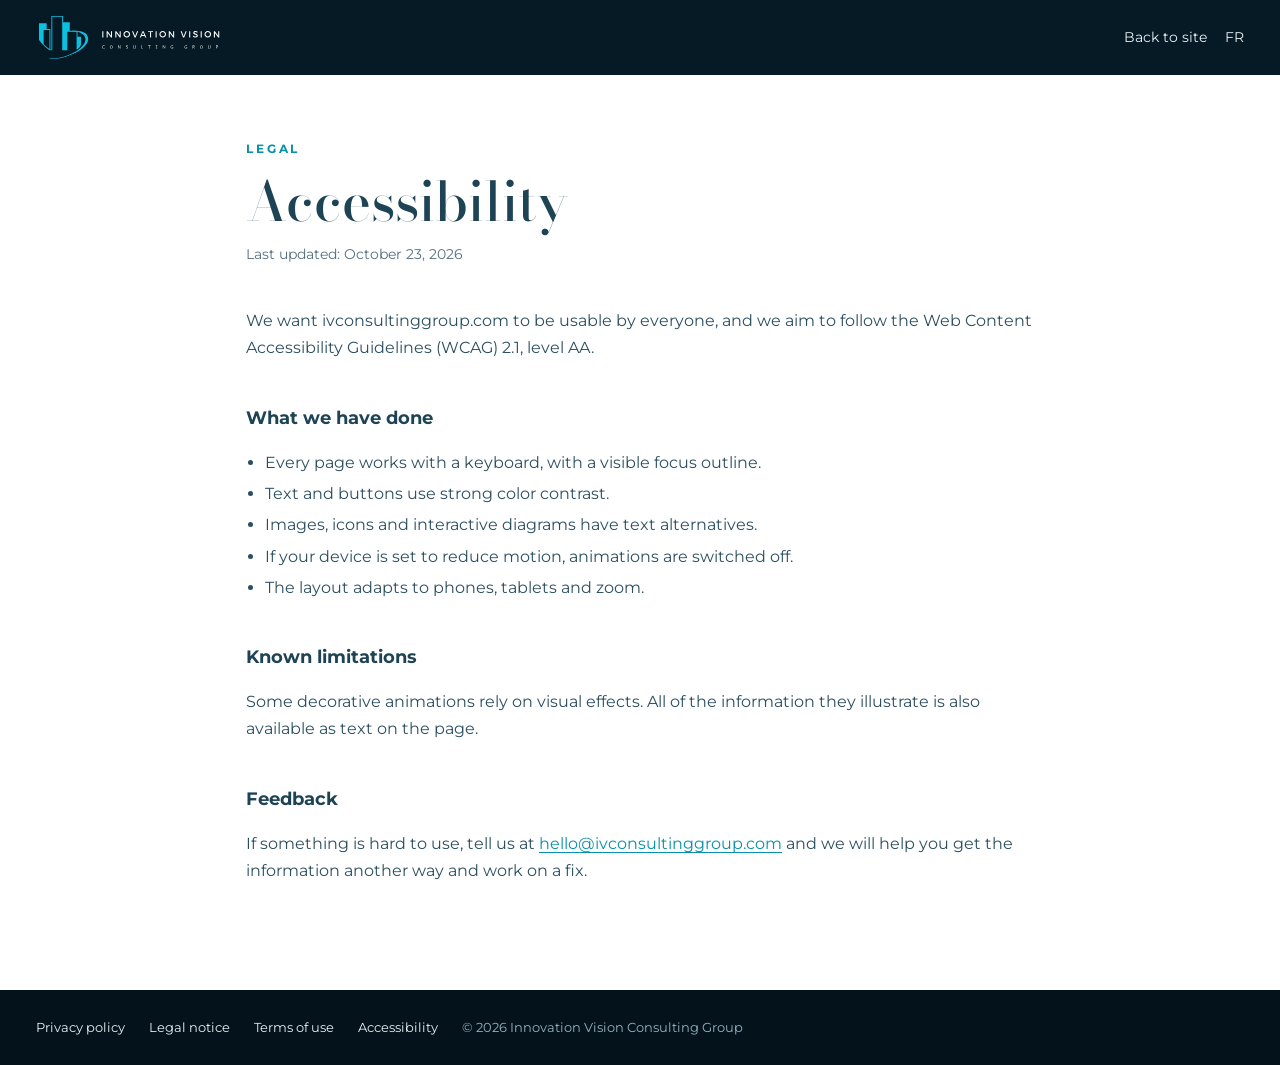
<file: accessibility.html>
<!doctype html>
<html lang="en">
<head>
  <meta charset="utf-8">
  <meta name="viewport" content="width=device-width, initial-scale=1, viewport-fit=cover">
  <title>Accessibility | IVCG</title>
  <meta name="robots" content="noindex, follow">
  <link rel="alternate" hreflang="fr" href="https://ivconsultinggroup.com/fr/accessibilite.html">
  <link rel="icon" href="/assets/icon.svg?v=3" type="image/svg+xml">
  <link rel="icon" href="/assets/icon-32.png?v=3" sizes="32x32" type="image/png">
  <link rel="preconnect" href="https://fonts.googleapis.com">
  <link rel="preconnect" href="https://fonts.gstatic.com" crossorigin>
  <link href="https://fonts.googleapis.com/css2?family=Bodoni+Moda:opsz,wght@6..96,500&family=Montserrat:wght@400;700&display=swap" rel="stylesheet">
  <link rel="stylesheet" href="/assets/legal.css?v=1">
  <!-- Cloudflare Web Analytics -->
  <script defer src="https://static.cloudflareinsights.com/beacon.min.js" data-cf-beacon='{"token": "1effc0d702124ebe9c0d54477692b5bf"}'></script>
  <!-- End Cloudflare Web Analytics -->
</head>
<body>
<header class="top"><div class="wrap">
  <a href="/"><img src="/assets/logo-white.svg" alt="Innovation Vision Consulting Group" width="340" height="85"></a>
  <nav><a href="/">Back to site</a><a href="/fr/accessibilite.html" lang="fr">FR</a></nav>
</div></header>
<main class="wrap">
  <p class="kicker">Legal</p>
  <h1>Accessibility</h1>
  <p class="updated">Last updated: October 23, 2026</p>

  <p>We want ivconsultinggroup.com to be usable by everyone, and we aim to follow the Web Content Accessibility Guidelines (WCAG) 2.1, level AA.</p>
  <h2>What we have done</h2>
  <ul>
    <li>Every page works with a keyboard, with a visible focus outline.</li>
    <li>Text and buttons use strong color contrast.</li>
    <li>Images, icons and interactive diagrams have text alternatives.</li>
    <li>If your device is set to reduce motion, animations are switched off.</li>
    <li>The layout adapts to phones, tablets and zoom.</li>
  </ul>
  <h2>Known limitations</h2>
  <p>Some decorative animations rely on visual effects. All of the information they illustrate is also available as text on the page.</p>
  <h2>Feedback</h2>
  <p>If something is hard to use, tell us at <a href="mailto:hello@ivconsultinggroup.com">hello@ivconsultinggroup.com</a> and we will help you get the information another way and work on a fix.</p>

</main>
<footer><div class="wrap"><a href="/privacy.html">Privacy policy</a><a href="/legal.html">Legal notice</a><a href="/terms.html">Terms of use</a><a href="/accessibility.html">Accessibility</a><span>© 2026 Innovation Vision Consulting Group</span></div></footer>
</body>
</html>
</file>
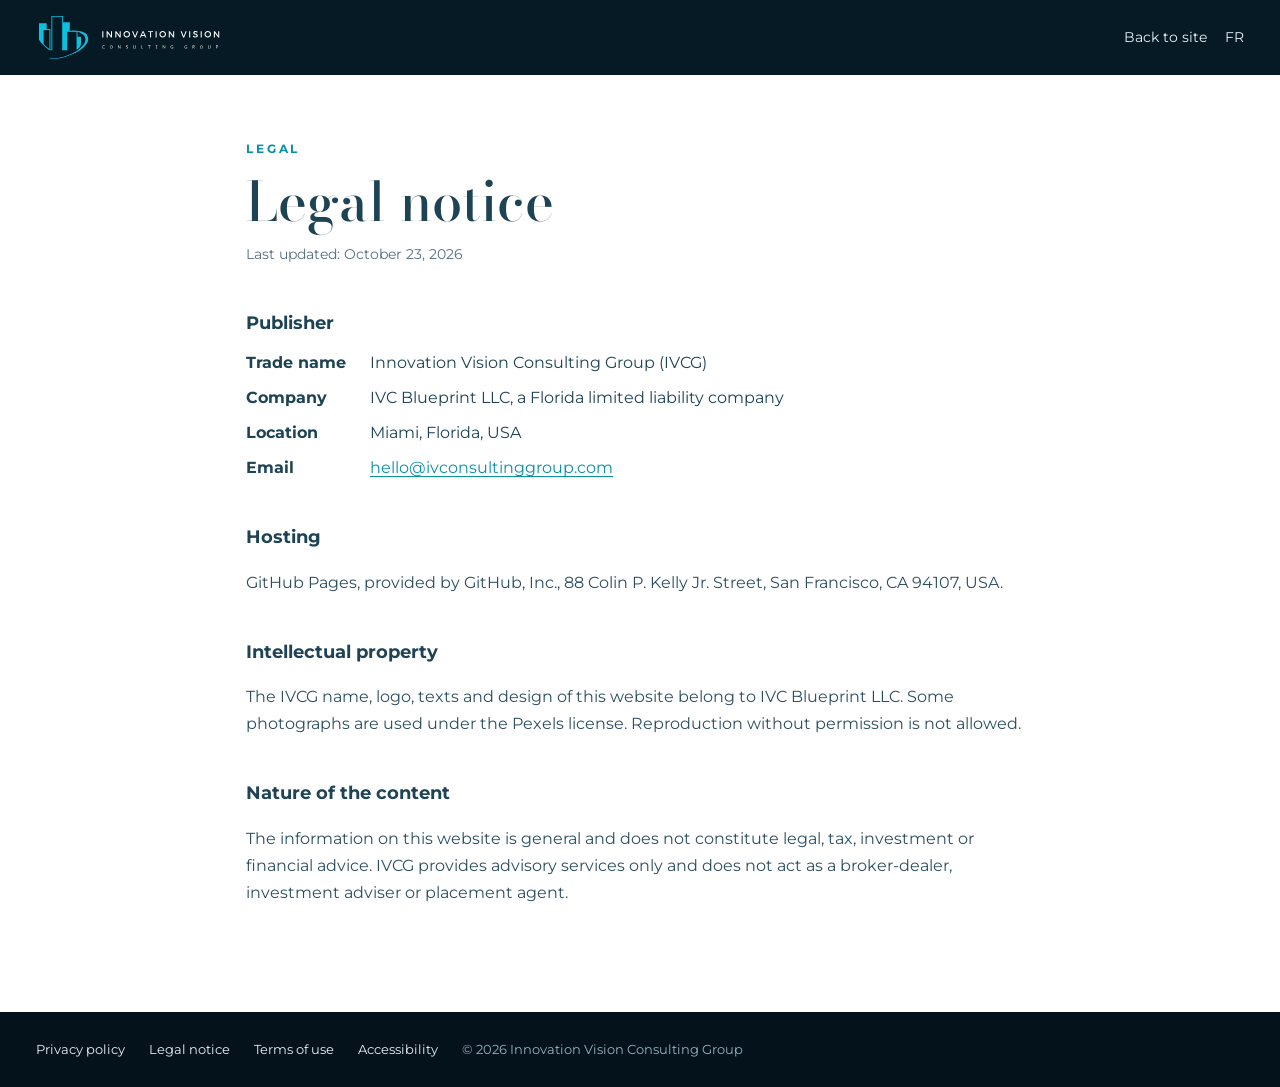
<file: legal.html>
<!doctype html>
<html lang="en">
<head>
  <meta charset="utf-8">
  <meta name="viewport" content="width=device-width, initial-scale=1, viewport-fit=cover">
  <title>Legal notice | IVCG</title>
  <meta name="robots" content="noindex, follow">
  <link rel="alternate" hreflang="fr" href="https://ivconsultinggroup.com/fr/mentions-legales.html">
  <link rel="icon" href="/assets/icon.svg?v=3" type="image/svg+xml">
  <link rel="icon" href="/assets/icon-32.png?v=3" sizes="32x32" type="image/png">
  <link rel="preconnect" href="https://fonts.googleapis.com">
  <link rel="preconnect" href="https://fonts.gstatic.com" crossorigin>
  <link href="https://fonts.googleapis.com/css2?family=Bodoni+Moda:opsz,wght@6..96,500&family=Montserrat:wght@400;700&display=swap" rel="stylesheet">
  <link rel="stylesheet" href="/assets/legal.css?v=1">
  <!-- Cloudflare Web Analytics -->
  <script defer src="https://static.cloudflareinsights.com/beacon.min.js" data-cf-beacon='{"token": "1effc0d702124ebe9c0d54477692b5bf"}'></script>
  <!-- End Cloudflare Web Analytics -->
</head>
<body>
<header class="top"><div class="wrap">
  <a href="/"><img src="/assets/logo-white.svg" alt="Innovation Vision Consulting Group" width="340" height="85"></a>
  <nav><a href="/">Back to site</a><a href="/fr/mentions-legales.html" lang="fr">FR</a></nav>
</div></header>
<main class="wrap">
  <p class="kicker">Legal</p>
  <h1>Legal notice</h1>
  <p class="updated">Last updated: October 23, 2026</p>

  <h2>Publisher</h2>
  <dl>
    <dt>Trade name</dt><dd>Innovation Vision Consulting Group (IVCG)</dd>
    <dt>Company</dt><dd>IVC Blueprint LLC, a Florida limited liability company</dd>
    <dt>Location</dt><dd>Miami, Florida, USA</dd>
    <dt>Email</dt><dd><a href="mailto:hello@ivconsultinggroup.com">hello@ivconsultinggroup.com</a></dd>
  </dl>
  <h2>Hosting</h2>
  <p>GitHub Pages, provided by GitHub, Inc., 88 Colin P. Kelly Jr. Street, San Francisco, CA 94107, USA.</p>
  <h2>Intellectual property</h2>
  <p>The IVCG name, logo, texts and design of this website belong to IVC Blueprint LLC. Some photographs are used under the Pexels license. Reproduction without permission is not allowed.</p>
  <h2>Nature of the content</h2>
  <p>The information on this website is general and does not constitute legal, tax, investment or financial advice. IVCG provides advisory services only and does not act as a broker-dealer, investment adviser or placement agent.</p>

</main>
<footer><div class="wrap"><a href="/privacy.html">Privacy policy</a><a href="/legal.html">Legal notice</a><a href="/terms.html">Terms of use</a><a href="/accessibility.html">Accessibility</a><span>© 2026 Innovation Vision Consulting Group</span></div></footer>
</body>
</html>
</file>
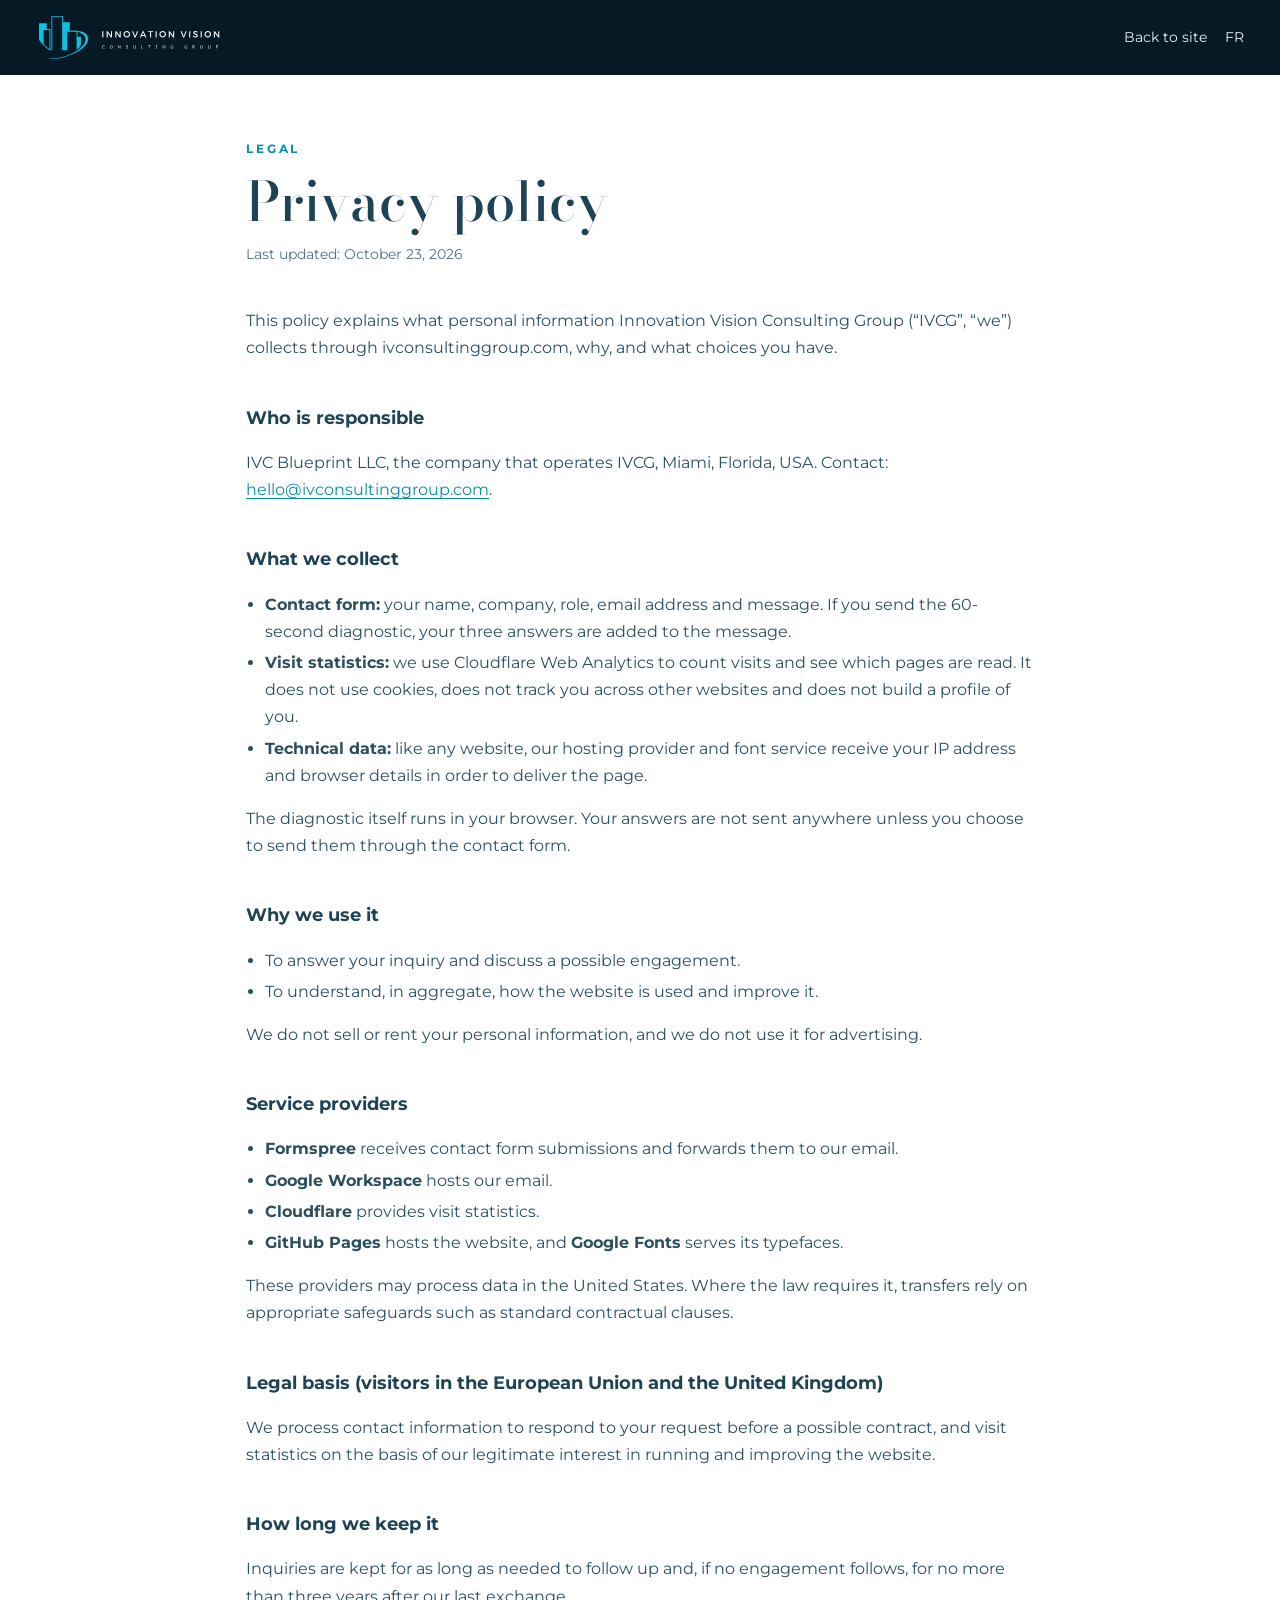
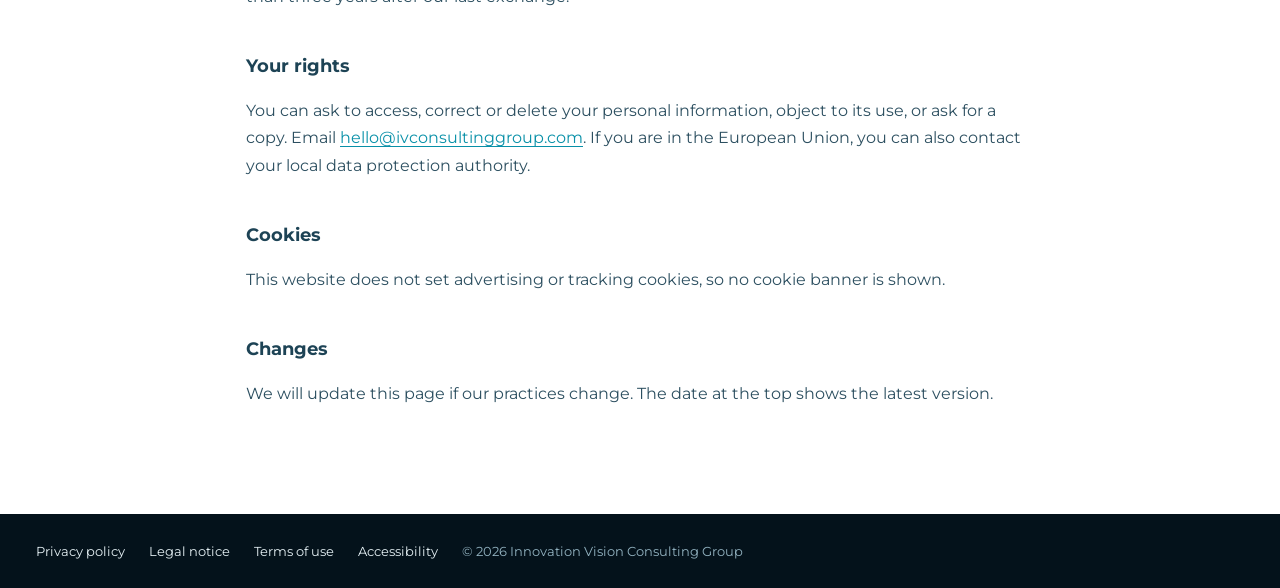
<file: privacy.html>
<!doctype html>
<html lang="en">
<head>
  <meta charset="utf-8">
  <meta name="viewport" content="width=device-width, initial-scale=1, viewport-fit=cover">
  <title>Privacy policy | IVCG</title>
  <meta name="robots" content="noindex, follow">
  <link rel="alternate" hreflang="fr" href="https://ivconsultinggroup.com/fr/confidentialite.html">
  <link rel="icon" href="/assets/icon.svg?v=3" type="image/svg+xml">
  <link rel="icon" href="/assets/icon-32.png?v=3" sizes="32x32" type="image/png">
  <link rel="preconnect" href="https://fonts.googleapis.com">
  <link rel="preconnect" href="https://fonts.gstatic.com" crossorigin>
  <link href="https://fonts.googleapis.com/css2?family=Bodoni+Moda:opsz,wght@6..96,500&family=Montserrat:wght@400;700&display=swap" rel="stylesheet">
  <link rel="stylesheet" href="/assets/legal.css?v=1">
  <!-- Cloudflare Web Analytics -->
  <script defer src="https://static.cloudflareinsights.com/beacon.min.js" data-cf-beacon='{"token": "1effc0d702124ebe9c0d54477692b5bf"}'></script>
  <!-- End Cloudflare Web Analytics -->
</head>
<body>
<header class="top"><div class="wrap">
  <a href="/"><img src="/assets/logo-white.svg" alt="Innovation Vision Consulting Group" width="340" height="85"></a>
  <nav><a href="/">Back to site</a><a href="/fr/confidentialite.html" lang="fr">FR</a></nav>
</div></header>
<main class="wrap">
  <p class="kicker">Legal</p>
  <h1>Privacy policy</h1>
  <p class="updated">Last updated: October 23, 2026</p>

  <p>This policy explains what personal information Innovation Vision Consulting Group (“IVCG”, “we”) collects through ivconsultinggroup.com, why, and what choices you have.</p>
  <h2>Who is responsible</h2>
  <p>IVC Blueprint LLC, the company that operates IVCG, Miami, Florida, USA. Contact: <a href="mailto:hello@ivconsultinggroup.com">hello@ivconsultinggroup.com</a>.</p>
  <h2>What we collect</h2>
  <ul>
    <li><b>Contact form:</b> your name, company, role, email address and message. If you send the 60-second diagnostic, your three answers are added to the message.</li>
    <li><b>Visit statistics:</b> we use Cloudflare Web Analytics to count visits and see which pages are read. It does not use cookies, does not track you across other websites and does not build a profile of you.</li>
    <li><b>Technical data:</b> like any website, our hosting provider and font service receive your IP address and browser details in order to deliver the page.</li>
  </ul>
  <p>The diagnostic itself runs in your browser. Your answers are not sent anywhere unless you choose to send them through the contact form.</p>
  <h2>Why we use it</h2>
  <ul>
    <li>To answer your inquiry and discuss a possible engagement.</li>
    <li>To understand, in aggregate, how the website is used and improve it.</li>
  </ul>
  <p>We do not sell or rent your personal information, and we do not use it for advertising.</p>
  <h2>Service providers</h2>
  <ul>
    <li><b>Formspree</b> receives contact form submissions and forwards them to our email.</li>
    <li><b>Google Workspace</b> hosts our email.</li>
    <li><b>Cloudflare</b> provides visit statistics.</li>
    <li><b>GitHub Pages</b> hosts the website, and <b>Google Fonts</b> serves its typefaces.</li>
  </ul>
  <p>These providers may process data in the United States. Where the law requires it, transfers rely on appropriate safeguards such as standard contractual clauses.</p>
  <h2>Legal basis (visitors in the European Union and the United Kingdom)</h2>
  <p>We process contact information to respond to your request before a possible contract, and visit statistics on the basis of our legitimate interest in running and improving the website.</p>
  <h2>How long we keep it</h2>
  <p>Inquiries are kept for as long as needed to follow up and, if no engagement follows, for no more than three years after our last exchange.</p>
  <h2>Your rights</h2>
  <p>You can ask to access, correct or delete your personal information, object to its use, or ask for a copy. Email <a href="mailto:hello@ivconsultinggroup.com">hello@ivconsultinggroup.com</a>. If you are in the European Union, you can also contact your local data protection authority.</p>
  <h2>Cookies</h2>
  <p>This website does not set advertising or tracking cookies, so no cookie banner is shown.</p>
  <h2>Changes</h2>
  <p>We will update this page if our practices change. The date at the top shows the latest version.</p>

</main>
<footer><div class="wrap"><a href="/privacy.html">Privacy policy</a><a href="/legal.html">Legal notice</a><a href="/terms.html">Terms of use</a><a href="/accessibility.html">Accessibility</a><span>© 2026 Innovation Vision Consulting Group</span></div></footer>
</body>
</html>
</file>
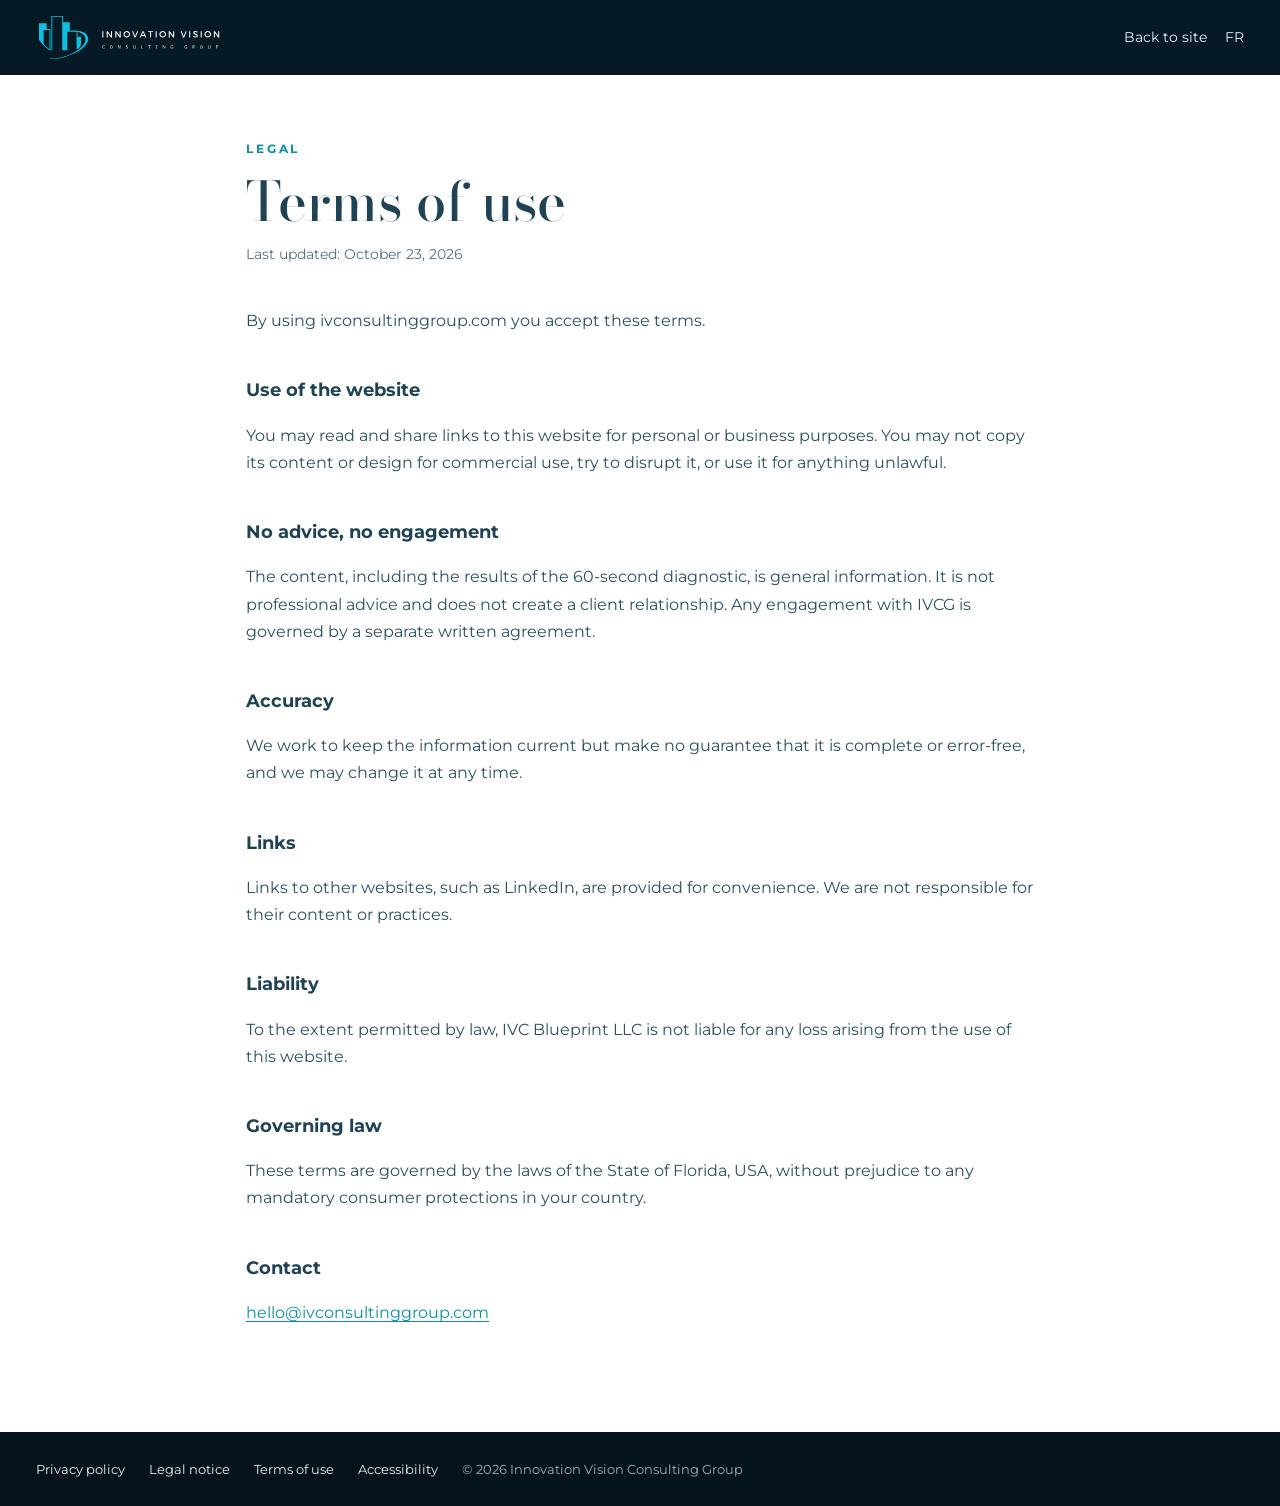
<file: terms.html>
<!doctype html>
<html lang="en">
<head>
  <meta charset="utf-8">
  <meta name="viewport" content="width=device-width, initial-scale=1, viewport-fit=cover">
  <title>Terms of use | IVCG</title>
  <meta name="robots" content="noindex, follow">
  <link rel="alternate" hreflang="fr" href="https://ivconsultinggroup.com/fr/conditions.html">
  <link rel="icon" href="/assets/icon.svg?v=3" type="image/svg+xml">
  <link rel="icon" href="/assets/icon-32.png?v=3" sizes="32x32" type="image/png">
  <link rel="preconnect" href="https://fonts.googleapis.com">
  <link rel="preconnect" href="https://fonts.gstatic.com" crossorigin>
  <link href="https://fonts.googleapis.com/css2?family=Bodoni+Moda:opsz,wght@6..96,500&family=Montserrat:wght@400;700&display=swap" rel="stylesheet">
  <link rel="stylesheet" href="/assets/legal.css?v=1">
  <!-- Cloudflare Web Analytics -->
  <script defer src="https://static.cloudflareinsights.com/beacon.min.js" data-cf-beacon='{"token": "1effc0d702124ebe9c0d54477692b5bf"}'></script>
  <!-- End Cloudflare Web Analytics -->
</head>
<body>
<header class="top"><div class="wrap">
  <a href="/"><img src="/assets/logo-white.svg" alt="Innovation Vision Consulting Group" width="340" height="85"></a>
  <nav><a href="/">Back to site</a><a href="/fr/conditions.html" lang="fr">FR</a></nav>
</div></header>
<main class="wrap">
  <p class="kicker">Legal</p>
  <h1>Terms of use</h1>
  <p class="updated">Last updated: October 23, 2026</p>

  <p>By using ivconsultinggroup.com you accept these terms.</p>
  <h2>Use of the website</h2>
  <p>You may read and share links to this website for personal or business purposes. You may not copy its content or design for commercial use, try to disrupt it, or use it for anything unlawful.</p>
  <h2>No advice, no engagement</h2>
  <p>The content, including the results of the 60-second diagnostic, is general information. It is not professional advice and does not create a client relationship. Any engagement with IVCG is governed by a separate written agreement.</p>
  <h2>Accuracy</h2>
  <p>We work to keep the information current but make no guarantee that it is complete or error-free, and we may change it at any time.</p>
  <h2>Links</h2>
  <p>Links to other websites, such as LinkedIn, are provided for convenience. We are not responsible for their content or practices.</p>
  <h2>Liability</h2>
  <p>To the extent permitted by law, IVC Blueprint LLC is not liable for any loss arising from the use of this website.</p>
  <h2>Governing law</h2>
  <p>These terms are governed by the laws of the State of Florida, USA, without prejudice to any mandatory consumer protections in your country.</p>
  <h2>Contact</h2>
  <p><a href="mailto:hello@ivconsultinggroup.com">hello@ivconsultinggroup.com</a></p>

</main>
<footer><div class="wrap"><a href="/privacy.html">Privacy policy</a><a href="/legal.html">Legal notice</a><a href="/terms.html">Terms of use</a><a href="/accessibility.html">Accessibility</a><span>© 2026 Innovation Vision Consulting Group</span></div></footer>
</body>
</html>
</file>
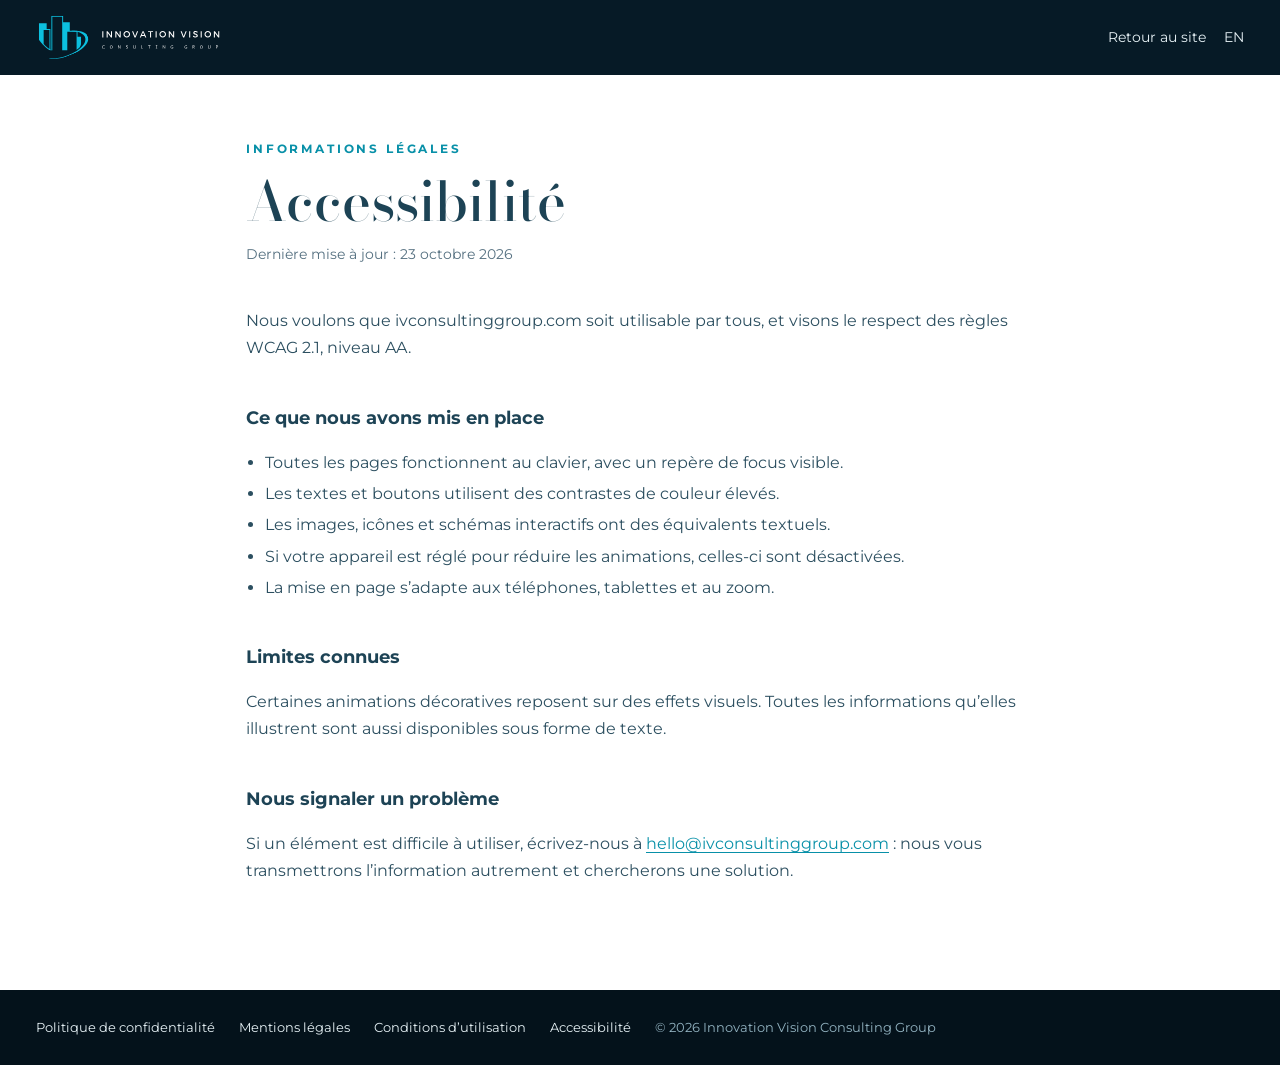
<file: fr/accessibilite.html>
<!doctype html>
<html lang="fr">
<head>
  <meta charset="utf-8">
  <meta name="viewport" content="width=device-width, initial-scale=1, viewport-fit=cover">
  <title>Accessibilité | IVCG</title>
  <meta name="robots" content="noindex, follow">
  <link rel="alternate" hreflang="en" href="https://ivconsultinggroup.com/accessibility.html">
  <link rel="icon" href="/assets/icon.svg?v=3" type="image/svg+xml">
  <link rel="icon" href="/assets/icon-32.png?v=3" sizes="32x32" type="image/png">
  <link rel="preconnect" href="https://fonts.googleapis.com">
  <link rel="preconnect" href="https://fonts.gstatic.com" crossorigin>
  <link href="https://fonts.googleapis.com/css2?family=Bodoni+Moda:opsz,wght@6..96,500&family=Montserrat:wght@400;700&display=swap" rel="stylesheet">
  <link rel="stylesheet" href="/assets/legal.css?v=1">
  <!-- Cloudflare Web Analytics -->
  <script defer src="https://static.cloudflareinsights.com/beacon.min.js" data-cf-beacon='{"token": "1effc0d702124ebe9c0d54477692b5bf"}'></script>
  <!-- End Cloudflare Web Analytics -->
</head>
<body>
<header class="top"><div class="wrap">
  <a href="/fr/"><img src="/assets/logo-white.svg" alt="Innovation Vision Consulting Group" width="340" height="85"></a>
  <nav><a href="/fr/">Retour au site</a><a href="/accessibility.html" lang="en">EN</a></nav>
</div></header>
<main class="wrap">
  <p class="kicker">Informations légales</p>
  <h1>Accessibilité</h1>
  <p class="updated">Dernière mise à jour : 23 octobre 2026</p>

  <p>Nous voulons que ivconsultinggroup.com soit utilisable par tous, et visons le respect des règles WCAG 2.1, niveau AA.</p>
  <h2>Ce que nous avons mis en place</h2>
  <ul>
    <li>Toutes les pages fonctionnent au clavier, avec un repère de focus visible.</li>
    <li>Les textes et boutons utilisent des contrastes de couleur élevés.</li>
    <li>Les images, icônes et schémas interactifs ont des équivalents textuels.</li>
    <li>Si votre appareil est réglé pour réduire les animations, celles-ci sont désactivées.</li>
    <li>La mise en page s’adapte aux téléphones, tablettes et au zoom.</li>
  </ul>
  <h2>Limites connues</h2>
  <p>Certaines animations décoratives reposent sur des effets visuels. Toutes les informations qu’elles illustrent sont aussi disponibles sous forme de texte.</p>
  <h2>Nous signaler un problème</h2>
  <p>Si un élément est difficile à utiliser, écrivez-nous à <a href="mailto:hello@ivconsultinggroup.com">hello@ivconsultinggroup.com</a> : nous vous transmettrons l’information autrement et chercherons une solution.</p>

</main>
<footer><div class="wrap"><a href="/fr/confidentialite.html">Politique de confidentialité</a><a href="/fr/mentions-legales.html">Mentions légales</a><a href="/fr/conditions.html">Conditions d’utilisation</a><a href="/fr/accessibilite.html">Accessibilité</a><span>© 2026 Innovation Vision Consulting Group</span></div></footer>
</body>
</html>
</file>
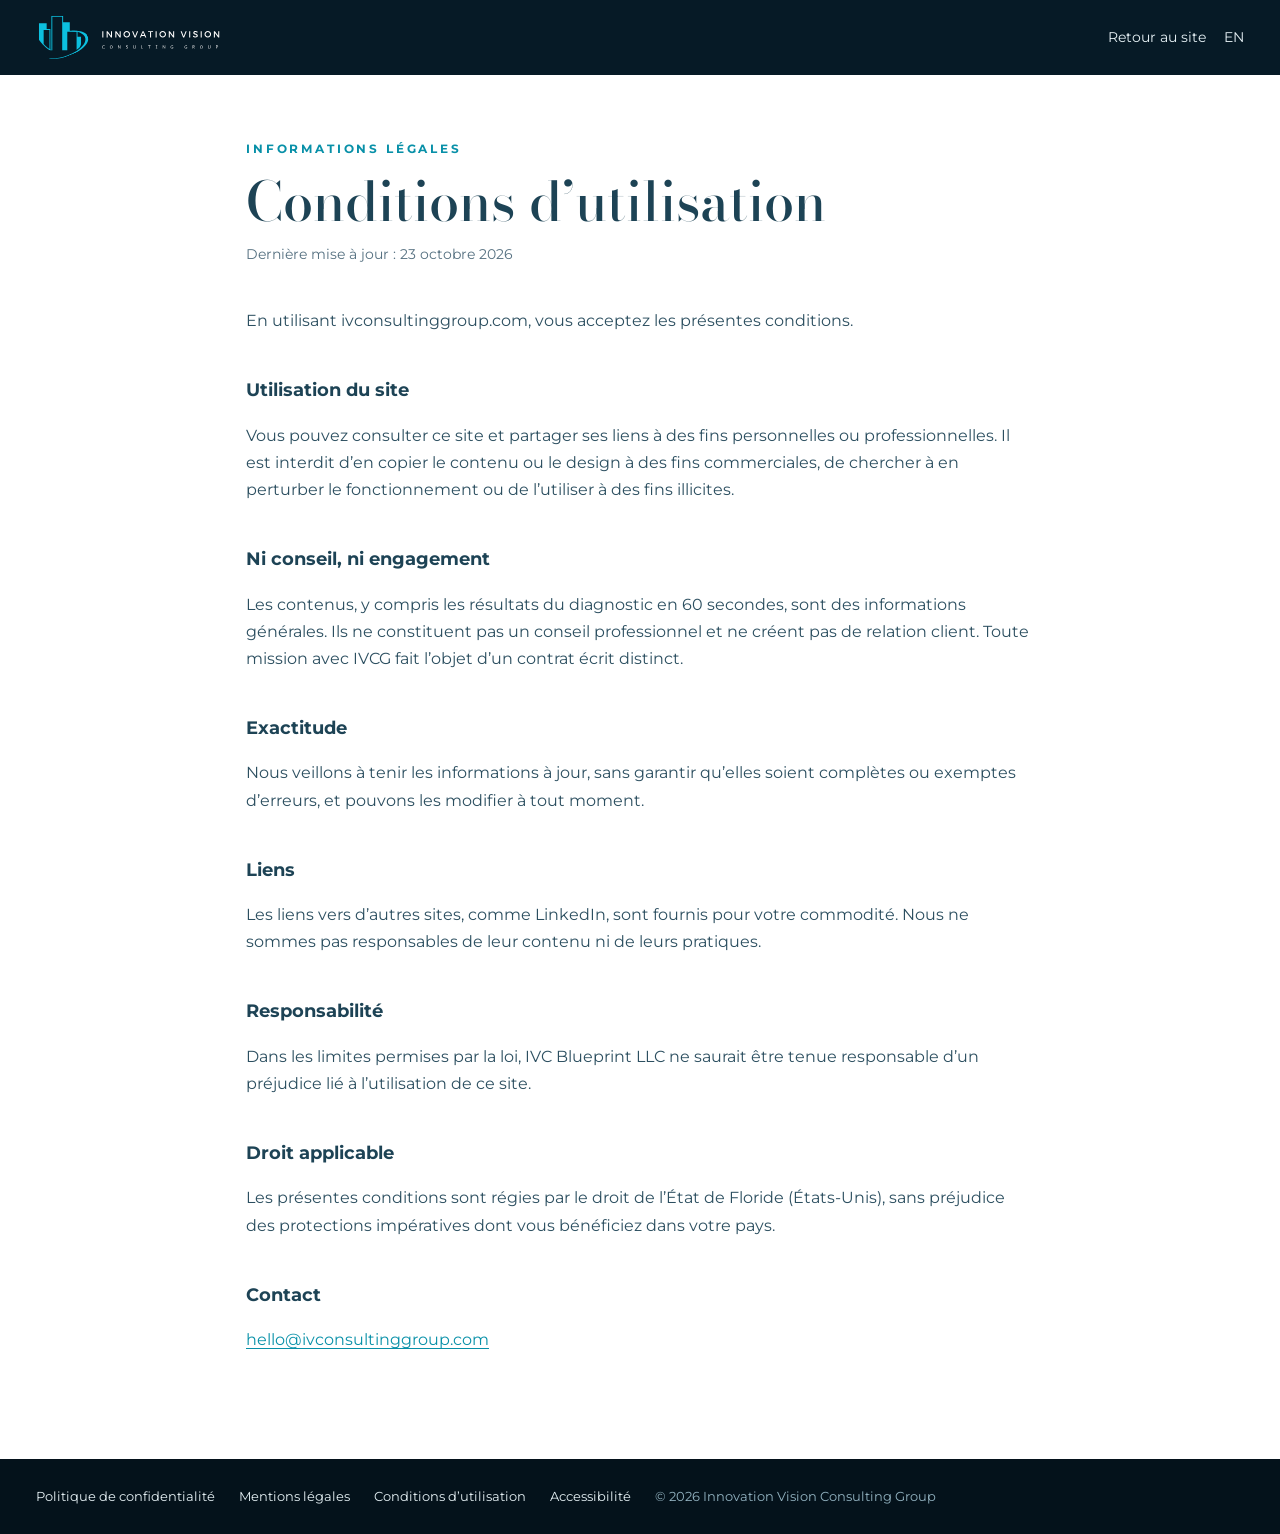
<file: fr/conditions.html>
<!doctype html>
<html lang="fr">
<head>
  <meta charset="utf-8">
  <meta name="viewport" content="width=device-width, initial-scale=1, viewport-fit=cover">
  <title>Conditions d’utilisation | IVCG</title>
  <meta name="robots" content="noindex, follow">
  <link rel="alternate" hreflang="en" href="https://ivconsultinggroup.com/terms.html">
  <link rel="icon" href="/assets/icon.svg?v=3" type="image/svg+xml">
  <link rel="icon" href="/assets/icon-32.png?v=3" sizes="32x32" type="image/png">
  <link rel="preconnect" href="https://fonts.googleapis.com">
  <link rel="preconnect" href="https://fonts.gstatic.com" crossorigin>
  <link href="https://fonts.googleapis.com/css2?family=Bodoni+Moda:opsz,wght@6..96,500&family=Montserrat:wght@400;700&display=swap" rel="stylesheet">
  <link rel="stylesheet" href="/assets/legal.css?v=1">
  <!-- Cloudflare Web Analytics -->
  <script defer src="https://static.cloudflareinsights.com/beacon.min.js" data-cf-beacon='{"token": "1effc0d702124ebe9c0d54477692b5bf"}'></script>
  <!-- End Cloudflare Web Analytics -->
</head>
<body>
<header class="top"><div class="wrap">
  <a href="/fr/"><img src="/assets/logo-white.svg" alt="Innovation Vision Consulting Group" width="340" height="85"></a>
  <nav><a href="/fr/">Retour au site</a><a href="/terms.html" lang="en">EN</a></nav>
</div></header>
<main class="wrap">
  <p class="kicker">Informations légales</p>
  <h1>Conditions d’utilisation</h1>
  <p class="updated">Dernière mise à jour : 23 octobre 2026</p>

  <p>En utilisant ivconsultinggroup.com, vous acceptez les présentes conditions.</p>
  <h2>Utilisation du site</h2>
  <p>Vous pouvez consulter ce site et partager ses liens à des fins personnelles ou professionnelles. Il est interdit d’en copier le contenu ou le design à des fins commerciales, de chercher à en perturber le fonctionnement ou de l’utiliser à des fins illicites.</p>
  <h2>Ni conseil, ni engagement</h2>
  <p>Les contenus, y compris les résultats du diagnostic en 60 secondes, sont des informations générales. Ils ne constituent pas un conseil professionnel et ne créent pas de relation client. Toute mission avec IVCG fait l’objet d’un contrat écrit distinct.</p>
  <h2>Exactitude</h2>
  <p>Nous veillons à tenir les informations à jour, sans garantir qu’elles soient complètes ou exemptes d’erreurs, et pouvons les modifier à tout moment.</p>
  <h2>Liens</h2>
  <p>Les liens vers d’autres sites, comme LinkedIn, sont fournis pour votre commodité. Nous ne sommes pas responsables de leur contenu ni de leurs pratiques.</p>
  <h2>Responsabilité</h2>
  <p>Dans les limites permises par la loi, IVC Blueprint LLC ne saurait être tenue responsable d’un préjudice lié à l’utilisation de ce site.</p>
  <h2>Droit applicable</h2>
  <p>Les présentes conditions sont régies par le droit de l’État de Floride (États-Unis), sans préjudice des protections impératives dont vous bénéficiez dans votre pays.</p>
  <h2>Contact</h2>
  <p><a href="mailto:hello@ivconsultinggroup.com">hello@ivconsultinggroup.com</a></p>

</main>
<footer><div class="wrap"><a href="/fr/confidentialite.html">Politique de confidentialité</a><a href="/fr/mentions-legales.html">Mentions légales</a><a href="/fr/conditions.html">Conditions d’utilisation</a><a href="/fr/accessibilite.html">Accessibilité</a><span>© 2026 Innovation Vision Consulting Group</span></div></footer>
</body>
</html>
</file>
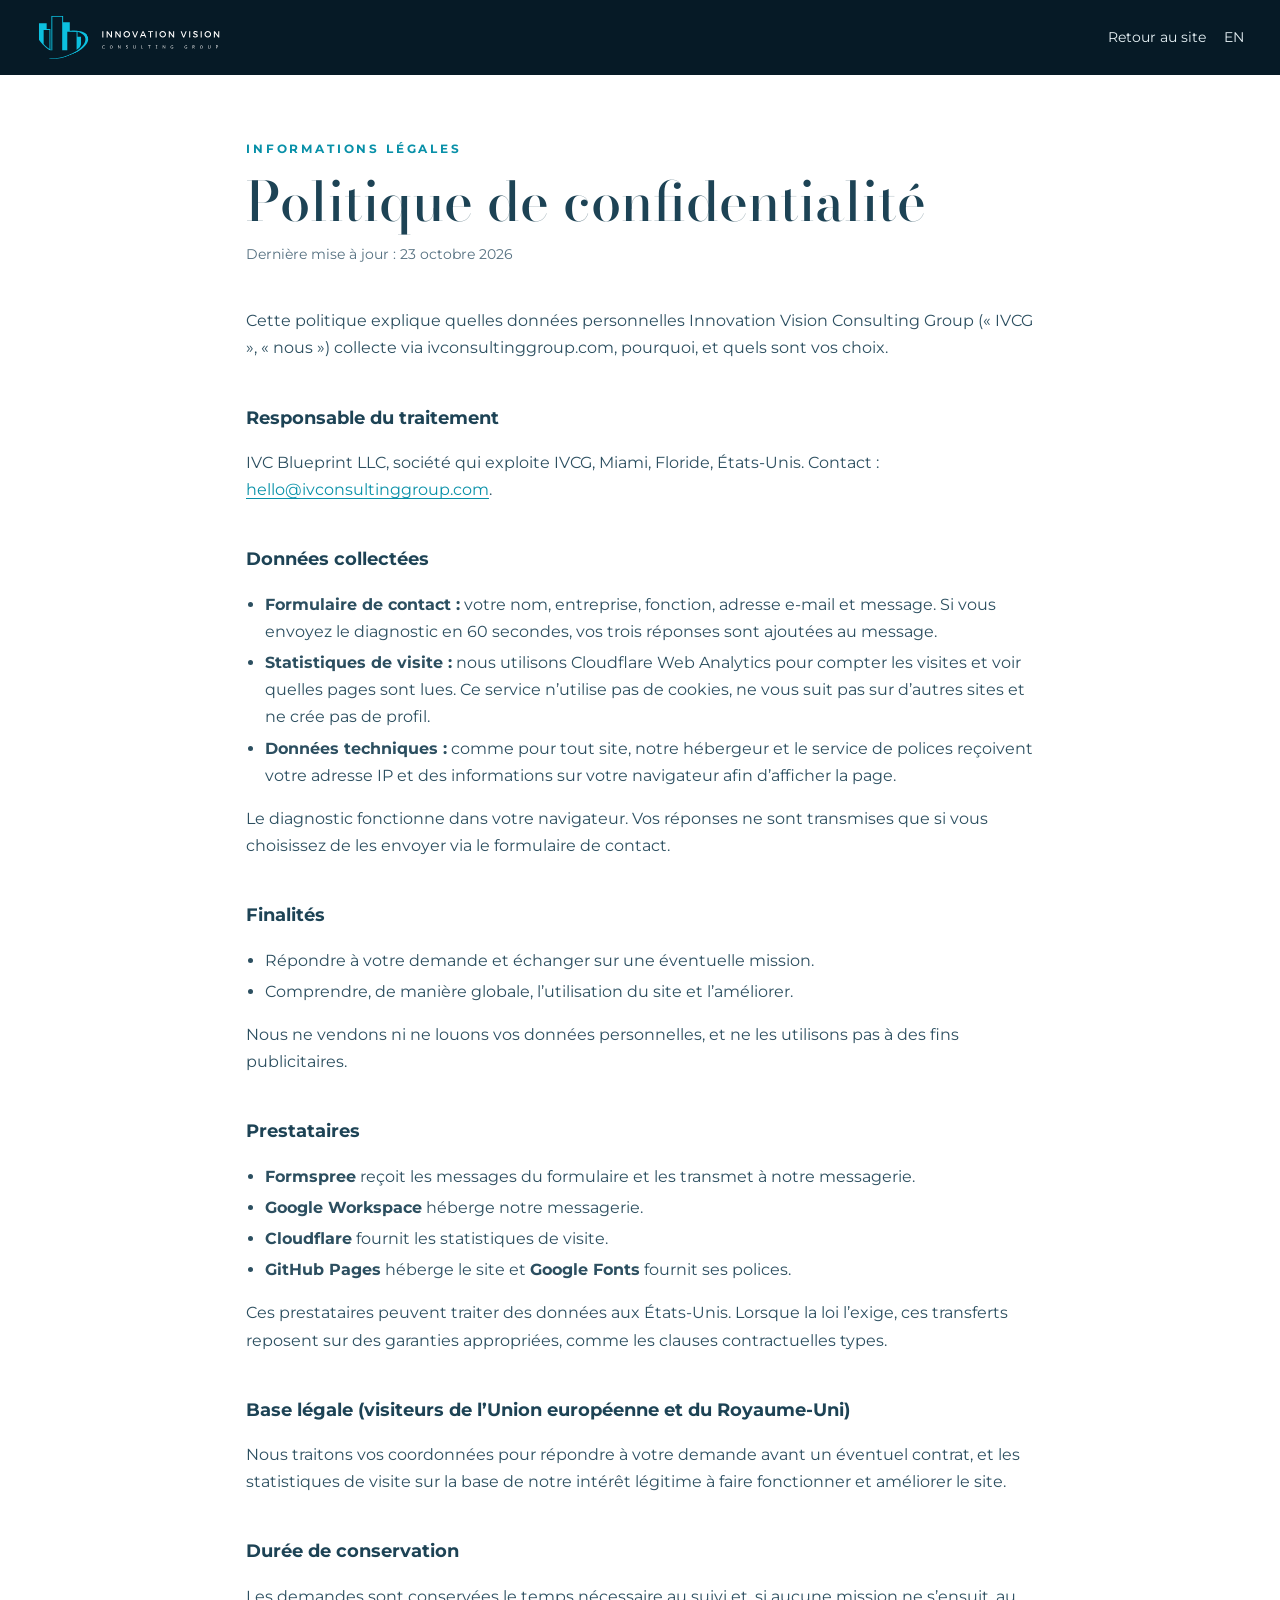
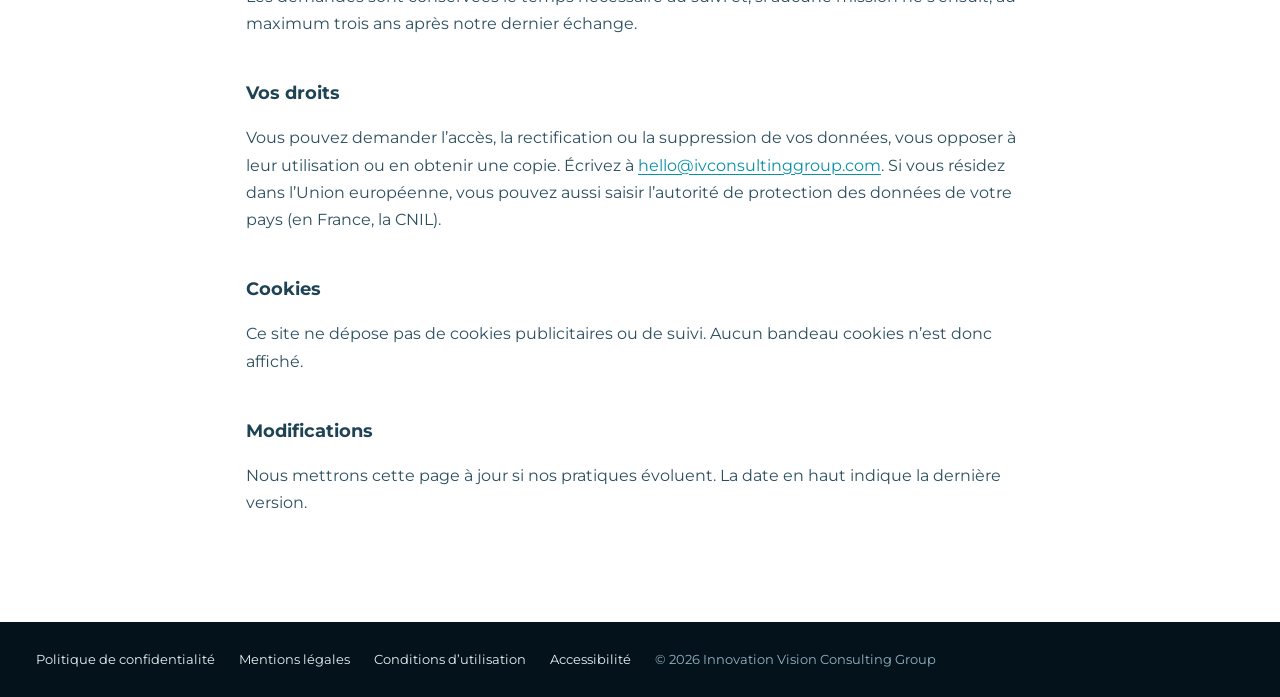
<file: fr/confidentialite.html>
<!doctype html>
<html lang="fr">
<head>
  <meta charset="utf-8">
  <meta name="viewport" content="width=device-width, initial-scale=1, viewport-fit=cover">
  <title>Politique de confidentialité | IVCG</title>
  <meta name="robots" content="noindex, follow">
  <link rel="alternate" hreflang="en" href="https://ivconsultinggroup.com/privacy.html">
  <link rel="icon" href="/assets/icon.svg?v=3" type="image/svg+xml">
  <link rel="icon" href="/assets/icon-32.png?v=3" sizes="32x32" type="image/png">
  <link rel="preconnect" href="https://fonts.googleapis.com">
  <link rel="preconnect" href="https://fonts.gstatic.com" crossorigin>
  <link href="https://fonts.googleapis.com/css2?family=Bodoni+Moda:opsz,wght@6..96,500&family=Montserrat:wght@400;700&display=swap" rel="stylesheet">
  <link rel="stylesheet" href="/assets/legal.css?v=1">
  <!-- Cloudflare Web Analytics -->
  <script defer src="https://static.cloudflareinsights.com/beacon.min.js" data-cf-beacon='{"token": "1effc0d702124ebe9c0d54477692b5bf"}'></script>
  <!-- End Cloudflare Web Analytics -->
</head>
<body>
<header class="top"><div class="wrap">
  <a href="/fr/"><img src="/assets/logo-white.svg" alt="Innovation Vision Consulting Group" width="340" height="85"></a>
  <nav><a href="/fr/">Retour au site</a><a href="/privacy.html" lang="en">EN</a></nav>
</div></header>
<main class="wrap">
  <p class="kicker">Informations légales</p>
  <h1>Politique de confidentialité</h1>
  <p class="updated">Dernière mise à jour : 23 octobre 2026</p>

  <p>Cette politique explique quelles données personnelles Innovation Vision Consulting Group (« IVCG », « nous ») collecte via ivconsultinggroup.com, pourquoi, et quels sont vos choix.</p>
  <h2>Responsable du traitement</h2>
  <p>IVC Blueprint LLC, société qui exploite IVCG, Miami, Floride, États-Unis. Contact : <a href="mailto:hello@ivconsultinggroup.com">hello@ivconsultinggroup.com</a>.</p>
  <h2>Données collectées</h2>
  <ul>
    <li><b>Formulaire de contact :</b> votre nom, entreprise, fonction, adresse e-mail et message. Si vous envoyez le diagnostic en 60 secondes, vos trois réponses sont ajoutées au message.</li>
    <li><b>Statistiques de visite :</b> nous utilisons Cloudflare Web Analytics pour compter les visites et voir quelles pages sont lues. Ce service n’utilise pas de cookies, ne vous suit pas sur d’autres sites et ne crée pas de profil.</li>
    <li><b>Données techniques :</b> comme pour tout site, notre hébergeur et le service de polices reçoivent votre adresse IP et des informations sur votre navigateur afin d’afficher la page.</li>
  </ul>
  <p>Le diagnostic fonctionne dans votre navigateur. Vos réponses ne sont transmises que si vous choisissez de les envoyer via le formulaire de contact.</p>
  <h2>Finalités</h2>
  <ul>
    <li>Répondre à votre demande et échanger sur une éventuelle mission.</li>
    <li>Comprendre, de manière globale, l’utilisation du site et l’améliorer.</li>
  </ul>
  <p>Nous ne vendons ni ne louons vos données personnelles, et ne les utilisons pas à des fins publicitaires.</p>
  <h2>Prestataires</h2>
  <ul>
    <li><b>Formspree</b> reçoit les messages du formulaire et les transmet à notre messagerie.</li>
    <li><b>Google Workspace</b> héberge notre messagerie.</li>
    <li><b>Cloudflare</b> fournit les statistiques de visite.</li>
    <li><b>GitHub Pages</b> héberge le site et <b>Google Fonts</b> fournit ses polices.</li>
  </ul>
  <p>Ces prestataires peuvent traiter des données aux États-Unis. Lorsque la loi l’exige, ces transferts reposent sur des garanties appropriées, comme les clauses contractuelles types.</p>
  <h2>Base légale (visiteurs de l’Union européenne et du Royaume-Uni)</h2>
  <p>Nous traitons vos coordonnées pour répondre à votre demande avant un éventuel contrat, et les statistiques de visite sur la base de notre intérêt légitime à faire fonctionner et améliorer le site.</p>
  <h2>Durée de conservation</h2>
  <p>Les demandes sont conservées le temps nécessaire au suivi et, si aucune mission ne s’ensuit, au maximum trois ans après notre dernier échange.</p>
  <h2>Vos droits</h2>
  <p>Vous pouvez demander l’accès, la rectification ou la suppression de vos données, vous opposer à leur utilisation ou en obtenir une copie. Écrivez à <a href="mailto:hello@ivconsultinggroup.com">hello@ivconsultinggroup.com</a>. Si vous résidez dans l’Union européenne, vous pouvez aussi saisir l’autorité de protection des données de votre pays (en France, la CNIL).</p>
  <h2>Cookies</h2>
  <p>Ce site ne dépose pas de cookies publicitaires ou de suivi. Aucun bandeau cookies n’est donc affiché.</p>
  <h2>Modifications</h2>
  <p>Nous mettrons cette page à jour si nos pratiques évoluent. La date en haut indique la dernière version.</p>

</main>
<footer><div class="wrap"><a href="/fr/confidentialite.html">Politique de confidentialité</a><a href="/fr/mentions-legales.html">Mentions légales</a><a href="/fr/conditions.html">Conditions d’utilisation</a><a href="/fr/accessibilite.html">Accessibilité</a><span>© 2026 Innovation Vision Consulting Group</span></div></footer>
</body>
</html>
</file>
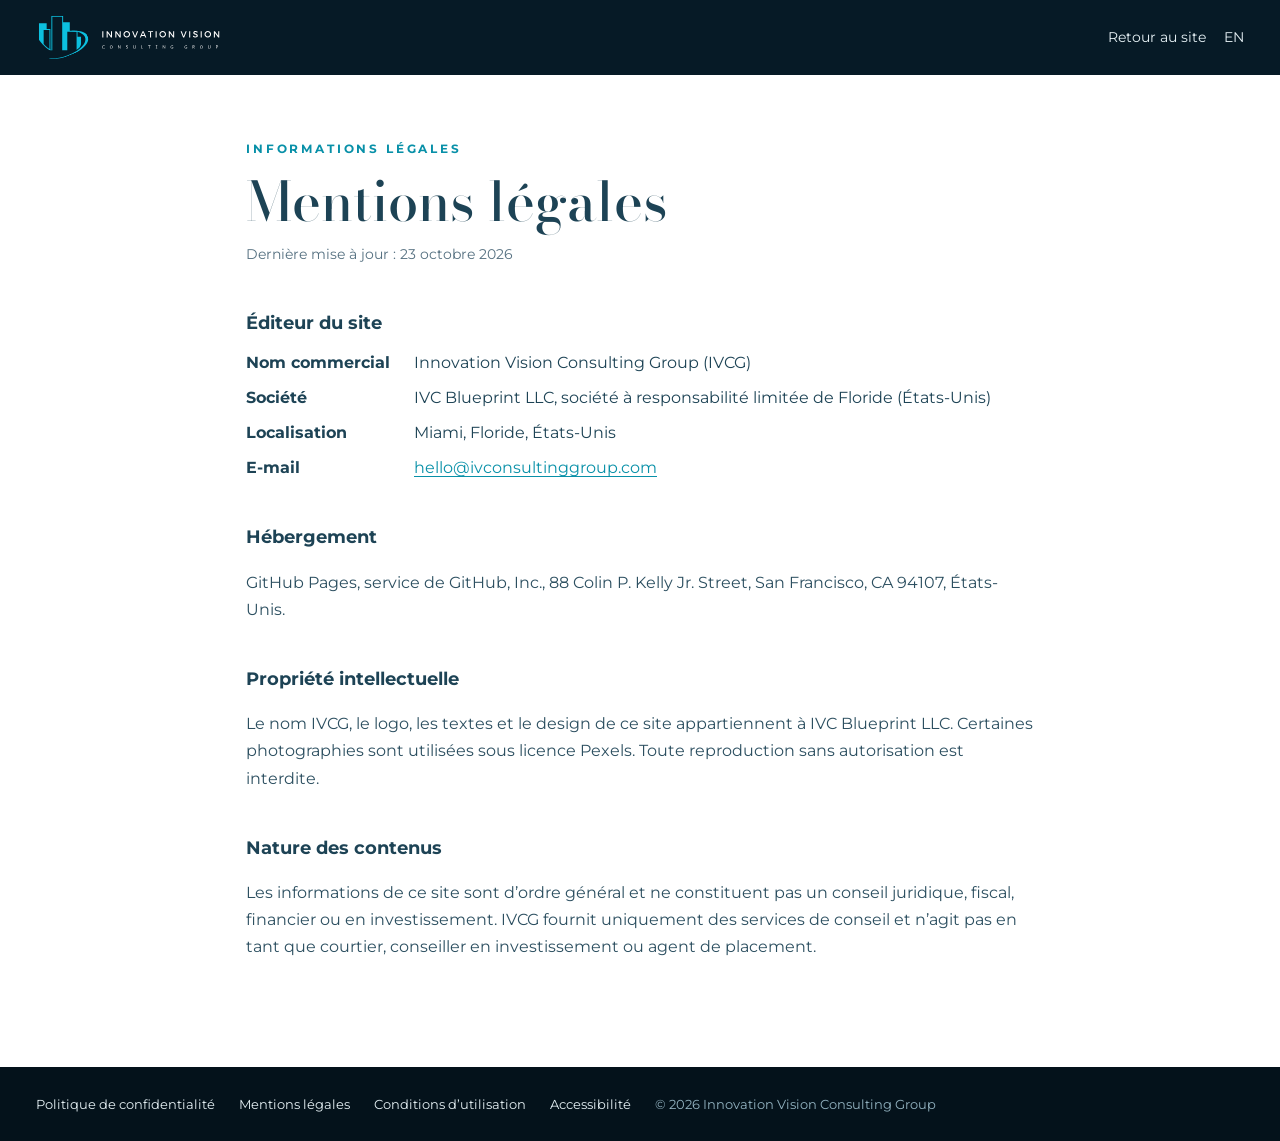
<file: fr/mentions-legales.html>
<!doctype html>
<html lang="fr">
<head>
  <meta charset="utf-8">
  <meta name="viewport" content="width=device-width, initial-scale=1, viewport-fit=cover">
  <title>Mentions légales | IVCG</title>
  <meta name="robots" content="noindex, follow">
  <link rel="alternate" hreflang="en" href="https://ivconsultinggroup.com/legal.html">
  <link rel="icon" href="/assets/icon.svg?v=3" type="image/svg+xml">
  <link rel="icon" href="/assets/icon-32.png?v=3" sizes="32x32" type="image/png">
  <link rel="preconnect" href="https://fonts.googleapis.com">
  <link rel="preconnect" href="https://fonts.gstatic.com" crossorigin>
  <link href="https://fonts.googleapis.com/css2?family=Bodoni+Moda:opsz,wght@6..96,500&family=Montserrat:wght@400;700&display=swap" rel="stylesheet">
  <link rel="stylesheet" href="/assets/legal.css?v=1">
  <!-- Cloudflare Web Analytics -->
  <script defer src="https://static.cloudflareinsights.com/beacon.min.js" data-cf-beacon='{"token": "1effc0d702124ebe9c0d54477692b5bf"}'></script>
  <!-- End Cloudflare Web Analytics -->
</head>
<body>
<header class="top"><div class="wrap">
  <a href="/fr/"><img src="/assets/logo-white.svg" alt="Innovation Vision Consulting Group" width="340" height="85"></a>
  <nav><a href="/fr/">Retour au site</a><a href="/legal.html" lang="en">EN</a></nav>
</div></header>
<main class="wrap">
  <p class="kicker">Informations légales</p>
  <h1>Mentions légales</h1>
  <p class="updated">Dernière mise à jour : 23 octobre 2026</p>

  <h2>Éditeur du site</h2>
  <dl>
    <dt>Nom commercial</dt><dd>Innovation Vision Consulting Group (IVCG)</dd>
    <dt>Société</dt><dd>IVC Blueprint LLC, société à responsabilité limitée de Floride (États-Unis)</dd>
    <dt>Localisation</dt><dd>Miami, Floride, États-Unis</dd>
    <dt>E-mail</dt><dd><a href="mailto:hello@ivconsultinggroup.com">hello@ivconsultinggroup.com</a></dd>
  </dl>
  <h2>Hébergement</h2>
  <p>GitHub Pages, service de GitHub, Inc., 88 Colin P. Kelly Jr. Street, San Francisco, CA 94107, États-Unis.</p>
  <h2>Propriété intellectuelle</h2>
  <p>Le nom IVCG, le logo, les textes et le design de ce site appartiennent à IVC Blueprint LLC. Certaines photographies sont utilisées sous licence Pexels. Toute reproduction sans autorisation est interdite.</p>
  <h2>Nature des contenus</h2>
  <p>Les informations de ce site sont d’ordre général et ne constituent pas un conseil juridique, fiscal, financier ou en investissement. IVCG fournit uniquement des services de conseil et n’agit pas en tant que courtier, conseiller en investissement ou agent de placement.</p>

</main>
<footer><div class="wrap"><a href="/fr/confidentialite.html">Politique de confidentialité</a><a href="/fr/mentions-legales.html">Mentions légales</a><a href="/fr/conditions.html">Conditions d’utilisation</a><a href="/fr/accessibilite.html">Accessibilité</a><span>© 2026 Innovation Vision Consulting Group</span></div></footer>
</body>
</html>
</file>
<file: assets/legal.css>
:root { --ink: #061a26; --navy: #1d4355; --cyan: #0cc0df; --cyan-deep: #0890a8; --paper: #f3f7f9; --line: #d6e3ea; --muted: #557080; --white: #fff; }
* { box-sizing: border-box; }
body { margin: 0; background: var(--white); color: var(--navy); font: 400 16px/1.7 "Montserrat", "Helvetica Neue", Arial, sans-serif; }
a { color: var(--cyan-deep); text-underline-offset: 3px; }
a:focus-visible { outline: 3px solid var(--cyan); outline-offset: 3px; }
.wrap { max-width: 820px; margin: 0 auto; padding-left: max(16px, env(safe-area-inset-left, 0px)); padding-right: max(16px, env(safe-area-inset-right, 0px)); }
.top { background: var(--ink); }
.top .wrap { max-width: 1240px; display: flex; justify-content: space-between; align-items: center; gap: 16px; padding-block: 14px; }
.top img { display: block; width: 186px; height: auto; }
.top nav { display: flex; gap: 18px; align-items: center; font-size: .85rem; }
.top nav a { color: #e6f1f5; text-decoration: none; }
.top nav a:hover { color: var(--cyan); }
main { padding-block: 64px 90px; }
.kicker { font-weight: 700; font-size: .74rem; letter-spacing: .24em; text-transform: uppercase; color: var(--cyan-deep); margin: 0 0 14px; }
h1 { font-family: "Bodoni Moda", Didot, Georgia, serif; font-weight: 500; font-size: clamp(2.2rem, 5vw, 3.4rem); line-height: 1.08; margin: 0 0 12px; text-wrap: balance; }
.updated { color: var(--muted); font-size: .88rem; margin: 0 0 40px; }
h2 { font-size: 1.15rem; font-weight: 700; margin: 40px 0 10px; }
p, li { color: #2c4f60; }
ul { padding-left: 1.2em; }
li { margin: 4px 0; }
dl { display: grid; grid-template-columns: max-content 1fr; gap: 8px 24px; margin: 0; }
dt { font-weight: 700; }
dd { margin: 0; }
@media (max-width: 560px) { dl { grid-template-columns: 1fr; gap: 2px; } dd { margin-bottom: 10px; } }
footer { background: #04121b; color: #93b3c1; font-size: .82rem; }
footer .wrap { max-width: 1240px; display: flex; flex-wrap: wrap; gap: 8px 24px; padding-block: 26px; }
footer a { color: #e6f1f5; text-decoration: none; }
footer a:hover { color: var(--cyan); }
</file>
